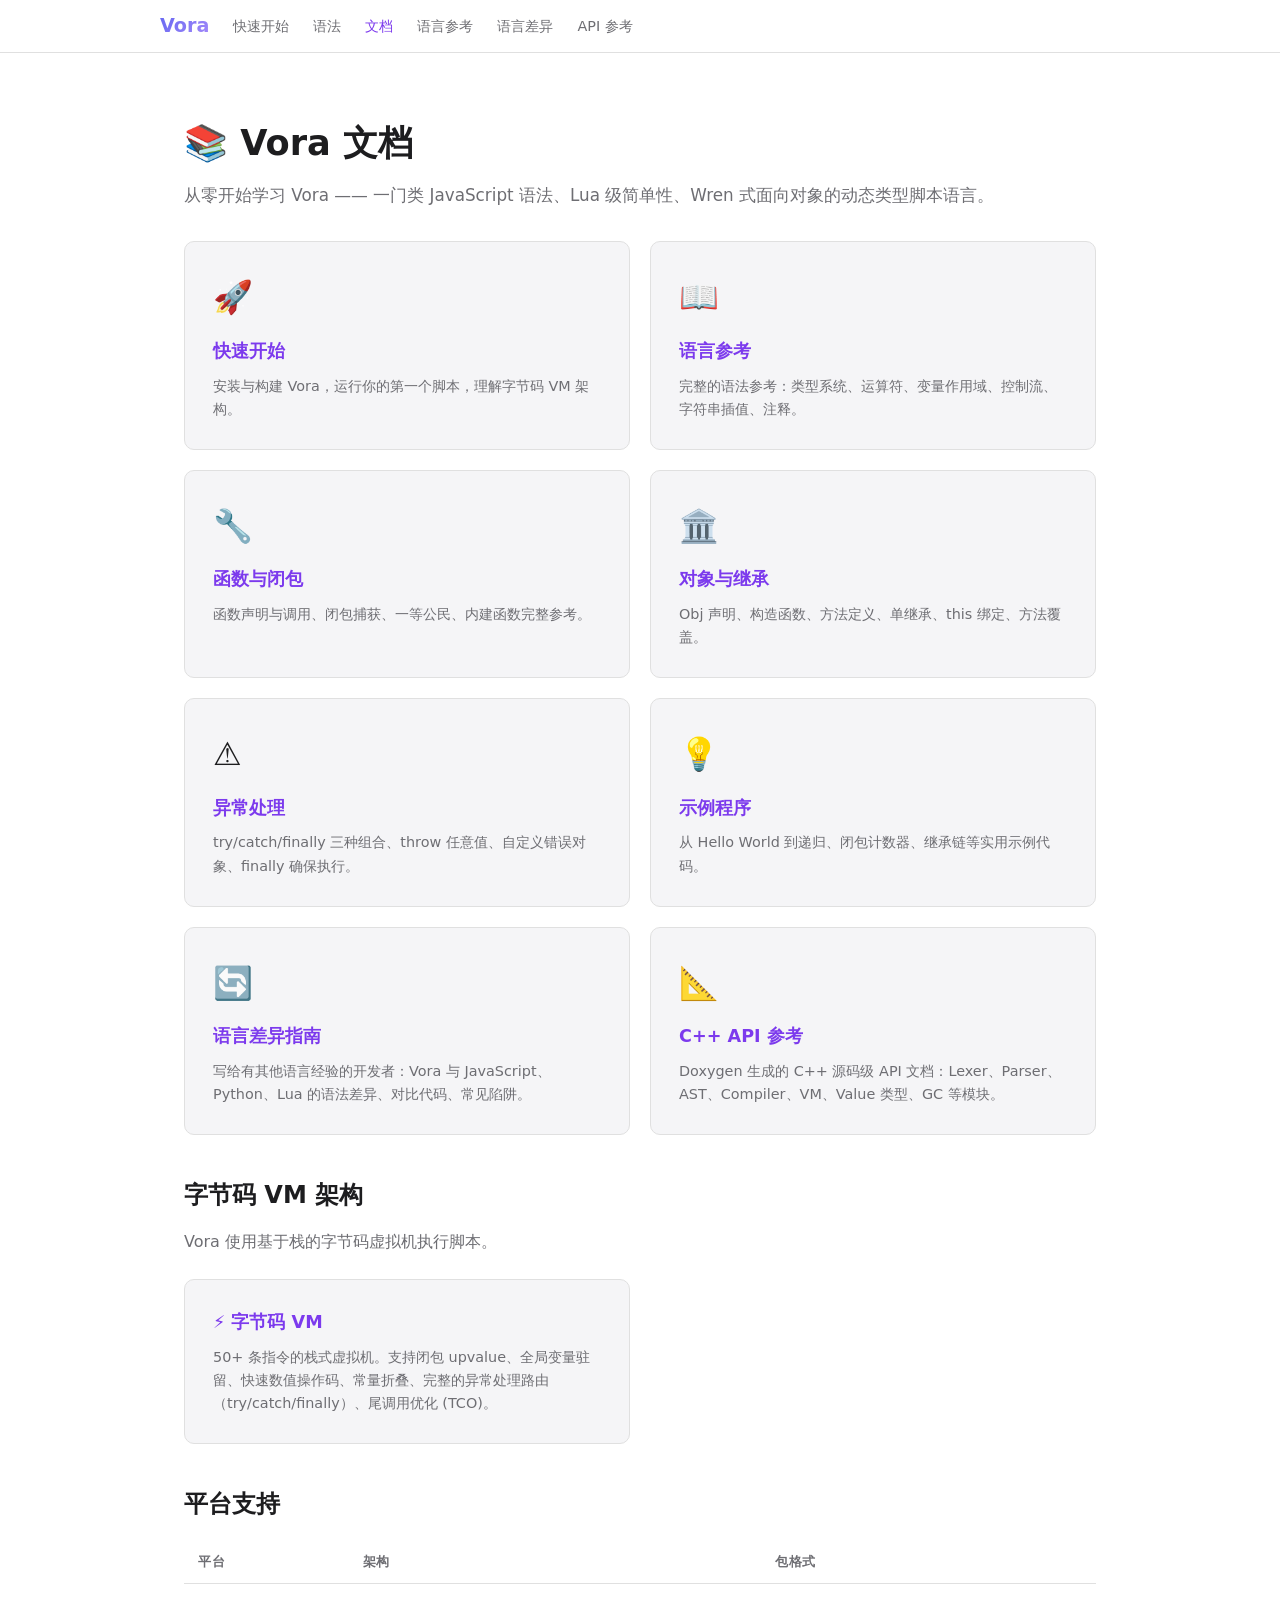
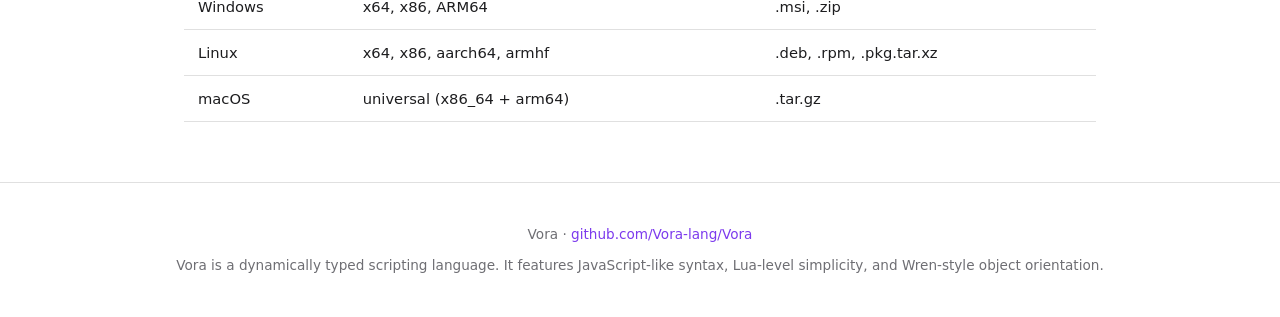
<file: docs/index.html>
<!doctype html>
<html lang="zh-CN">
<head>
<meta charset="UTF-8" />
<meta name="viewport" content="width=device-width, initial-scale=1.0" />
<title>Vora 文档</title>
<link rel="icon" href="../vora_logo.svg" type="image/svg+xml" />
<style>
    *, *::before, *::after { margin: 0; padding: 0; box-sizing: border-box; }
    :root {
        --bg: #ffffff; --card: #f5f5f7; --border: #e0e0e0;
        --text: #1d1d1f; --text2: #6e6e73; --kw: #7c3aed; --str: #059669;
        --num: #d97706; --fn: #2563eb; --lit: #ea580c; --cmt: #a1a1aa;
        --radius: 10px;
        --mono: "Cascadia Code", "Fira Code", "JetBrains Mono", "Consolas", monospace;
        --sans: "Inter", "Segoe UI", system-ui, -apple-system, sans-serif;
    }
    html { scroll-behavior: smooth; font-size: 16px; }
    body { font-family: var(--sans); background: var(--bg); color: var(--text); line-height: 1.7; -webkit-font-smoothing: antialiased; }
    .nav { position: sticky; top: 0; z-index: 100; background: rgba(255,255,255,0.85); backdrop-filter: blur(12px); border-bottom: 1px solid var(--border); padding: 0 24px; }
    .nav-inner { max-width: 960px; margin: 0 auto; display: flex; align-items: center; gap: 24px; height: 52px; font-size: 0.9rem; font-weight: 500; }
    .nav-logo { font-size: 1.2rem; font-weight: 800; background: linear-gradient(135deg, #6366f1, #a78bfa); -webkit-background-clip: text; -webkit-text-fill-color: transparent; background-clip: text; margin-right: auto; }
    .nav a { color: var(--text2); text-decoration: none; transition: color 0.2s; }
    .nav a:hover { color: var(--kw); }
    .nav .active { color: var(--kw); }
    .section { max-width: 960px; margin: 0 auto; padding: 60px 24px; }
    .section h1 { font-size: 2.2rem; font-weight: 800; margin-bottom: 8px; }
    .section h2 { font-size: 1.5rem; font-weight: 700; margin: 40px 0 12px; }
    .section-desc { color: var(--text2); margin-bottom: 32px; font-size: 1.05rem; }
    .card-grid { display: grid; grid-template-columns: repeat(2, 1fr); gap: 20px; }
    .card { background: var(--card); border: 1px solid var(--border); border-radius: var(--radius); padding: 28px; text-decoration: none; color: var(--text); transition: border-color 0.25s, box-shadow 0.25s; display: block; }
    .card:hover { border-color: #c4b5fd; box-shadow: 0 0 24px rgba(124,58,237,0.08); }
    .card-icon { font-size: 2rem; margin-bottom: 12px; }
    .card h3 { font-size: 1.1rem; font-weight: 700; margin-bottom: 8px; color: var(--kw); }
    .card p { font-size: 0.9rem; color: var(--text2); line-height: 1.6; }
    .footer { border-top: 1px solid var(--border); padding: 40px 24px; text-align: center; color: var(--text2); font-size: 0.85rem; }
    .footer a { color: var(--kw); text-decoration: none; }
    .footer a:hover { text-decoration: underline; }
    @media (max-width: 768px) { .card-grid { grid-template-columns: 1fr; } .section h1 { font-size: 1.6rem; } }
</style>
</head>
<body>

<nav class="nav">
    <div class="nav-inner">
        <a href="../index.html" style="font-size:1.2rem;font-weight:800;background:linear-gradient(135deg,#6366f1,#a78bfa);-webkit-background-clip:text;-webkit-text-fill-color:transparent;background-clip:text;text-decoration:none;">Vora</a>
        <a href="../index.html#quickstart">快速开始</a>
        <a href="../index.html#syntax">语法</a>
        <a href="index.html" class="active">文档</a>
        <a href="language.html">语言参考</a>
        <a href="user-guide.html">语言差异</a>
        <a href="../api/index.html">API 参考</a>
    </div>
</nav>

<main class="section">
    <h1>📚 Vora 文档</h1>
    <p class="section-desc">从零开始学习 Vora —— 一门类 JavaScript 语法、Lua 级简单性、Wren 式面向对象的动态类型脚本语言。</p>

    <div class="card-grid">
        <a href="getting-started.html" class="card">
            <div class="card-icon">🚀</div>
            <h3>快速开始</h3>
            <p>安装与构建 Vora，运行你的第一个脚本，理解字节码 VM 架构。</p>
        </a>
        <a href="language.html" class="card">
            <div class="card-icon">📖</div>
            <h3>语言参考</h3>
            <p>完整的语法参考：类型系统、运算符、变量作用域、控制流、字符串插值、注释。</p>
        </a>
        <a href="language.html#functions" class="card">
            <div class="card-icon">🔧</div>
            <h3>函数与闭包</h3>
            <p>函数声明与调用、闭包捕获、一等公民、内建函数完整参考。</p>
        </a>
        <a href="language.html#objects" class="card">
            <div class="card-icon">🏛️</div>
            <h3>对象与继承</h3>
            <p>Obj 声明、构造函数、方法定义、单继承、this 绑定、方法覆盖。</p>
        </a>
        <a href="language.html#errors" class="card">
            <div class="card-icon">⚠️</div>
            <h3>异常处理</h3>
            <p>try/catch/finally 三种组合、throw 任意值、自定义错误对象、finally 确保执行。</p>
        </a>
        <a href="examples.html" class="card">
            <div class="card-icon">💡</div>
            <h3>示例程序</h3>
            <p>从 Hello World 到递归、闭包计数器、继承链等实用示例代码。</p>
        </a>
        <a href="user-guide.html" class="card">
            <div class="card-icon">🔄</div>
            <h3>语言差异指南</h3>
            <p>写给有其他语言经验的开发者：Vora 与 JavaScript、Python、Lua 的语法差异、对比代码、常见陷阱。</p>
        </a>
        <a href="../api/index.html" class="card">
            <div class="card-icon">📐</div>
            <h3>C++ API 参考</h3>
            <p>Doxygen 生成的 C++ 源码级 API 文档：Lexer、Parser、AST、Compiler、VM、Value 类型、GC 等模块。</p>
        </a>
    </div>

    <h2>字节码 VM 架构</h2>
    <p style="color:var(--text2);margin-bottom:24px">Vora 使用基于栈的字节码虚拟机执行脚本。</p>
    <div class="card-grid">
        <div class="card">
            <h3>⚡ 字节码 VM</h3>
            <p>50+ 条指令的栈式虚拟机。支持闭包 upvalue、全局变量驻留、快速数值操作码、常量折叠、完整的异常处理路由（try/catch/finally）、尾调用优化 (TCO)。</p>
        </div>
    </div>

    <h2>平台支持</h2>
    <table style="width:100%;border-collapse:collapse;font-size:0.92rem;margin-top:16px">
        <thead><tr><th style="text-align:left;padding:10px 14px;border-bottom:1px solid var(--border);font-weight:600;color:var(--text2);font-size:0.8rem;text-transform:uppercase;letter-spacing:0.05em">平台</th><th style="text-align:left;padding:10px 14px;border-bottom:1px solid var(--border);font-weight:600;color:var(--text2);font-size:0.8rem;text-transform:uppercase;letter-spacing:0.05em">架构</th><th style="text-align:left;padding:10px 14px;border-bottom:1px solid var(--border);font-weight:600;color:var(--text2);font-size:0.8rem;text-transform:uppercase;letter-spacing:0.05em">包格式</th></tr></thead>
        <tbody>
            <tr><td style="padding:10px 14px;border-bottom:1px solid var(--border)">Windows</td><td style="padding:10px 14px;border-bottom:1px solid var(--border)">x64, x86, ARM64</td><td style="padding:10px 14px;border-bottom:1px solid var(--border)">.msi, .zip</td></tr>
            <tr><td style="padding:10px 14px;border-bottom:1px solid var(--border)">Linux</td><td style="padding:10px 14px;border-bottom:1px solid var(--border)">x64, x86, aarch64, armhf</td><td style="padding:10px 14px;border-bottom:1px solid var(--border)">.deb, .rpm, .pkg.tar.xz</td></tr>
            <tr><td style="padding:10px 14px;border-bottom:1px solid var(--border)">macOS</td><td style="padding:10px 14px;border-bottom:1px solid var(--border)">universal (x86_64 + arm64)</td><td style="padding:10px 14px;border-bottom:1px solid var(--border)">.tar.gz</td></tr>
        </tbody>
    </table>
</main>

<footer class="footer">
    <p>Vora · <a href="https://github.com/Vora-lang/Vora" target="_blank" rel="noopener">github.com/Vora-lang/Vora</a></p>
    <p style="margin-top:8px">Vora is a dynamically typed scripting language. It features JavaScript-like syntax, Lua-level simplicity, and Wren-style object orientation.</p>
</footer>
</body>
</html>
</file>
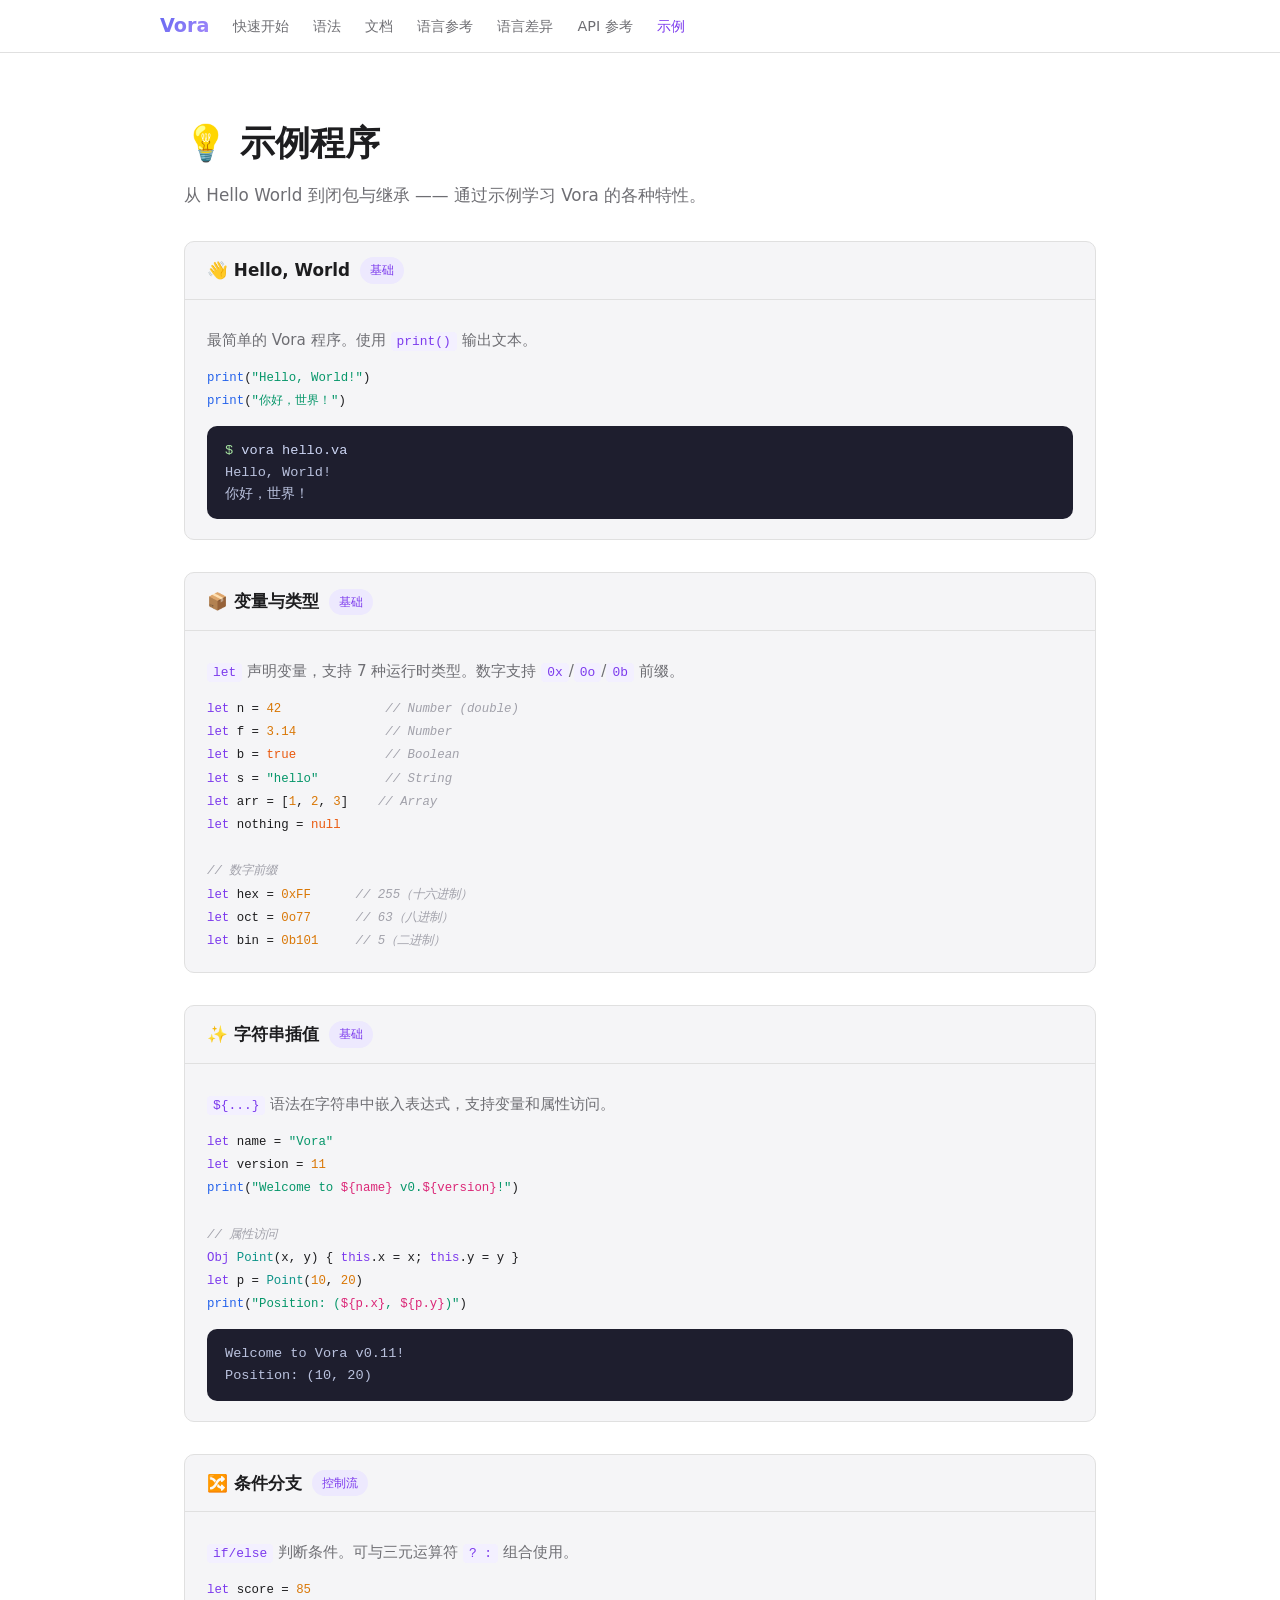
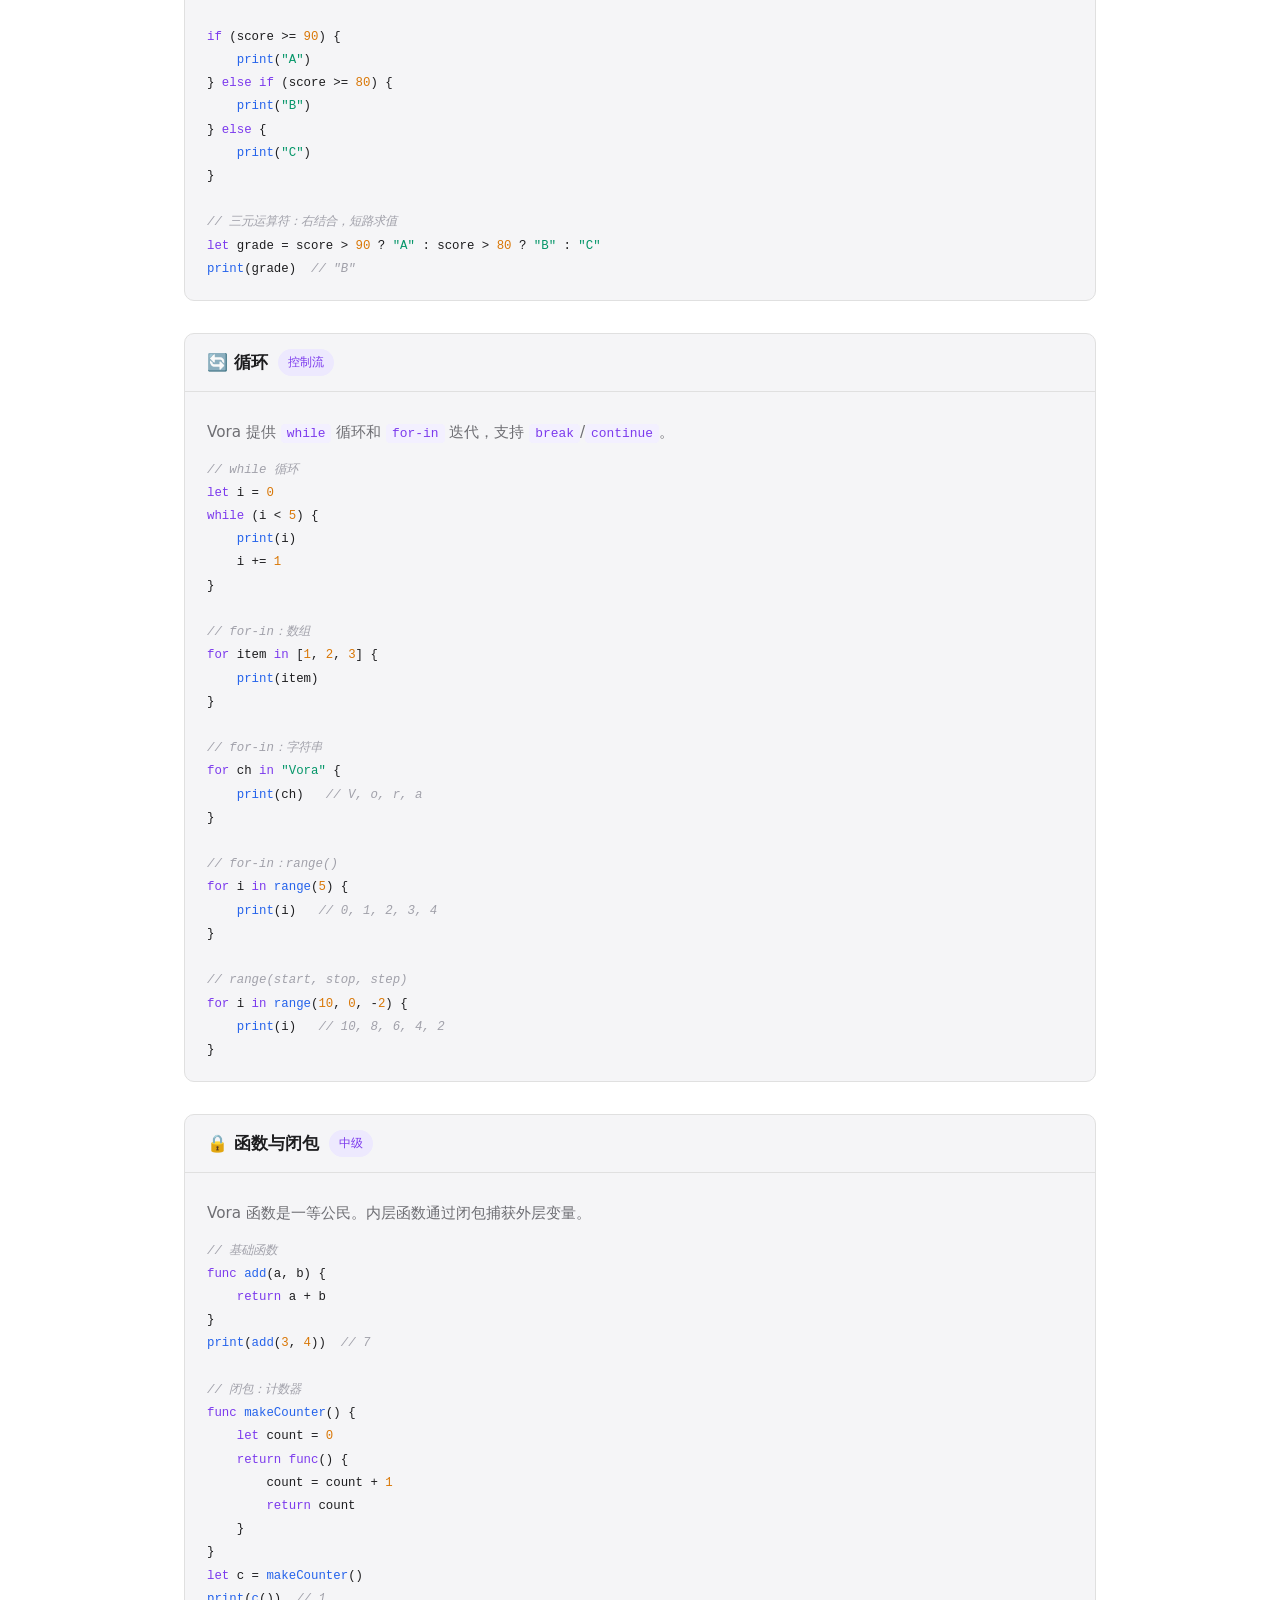
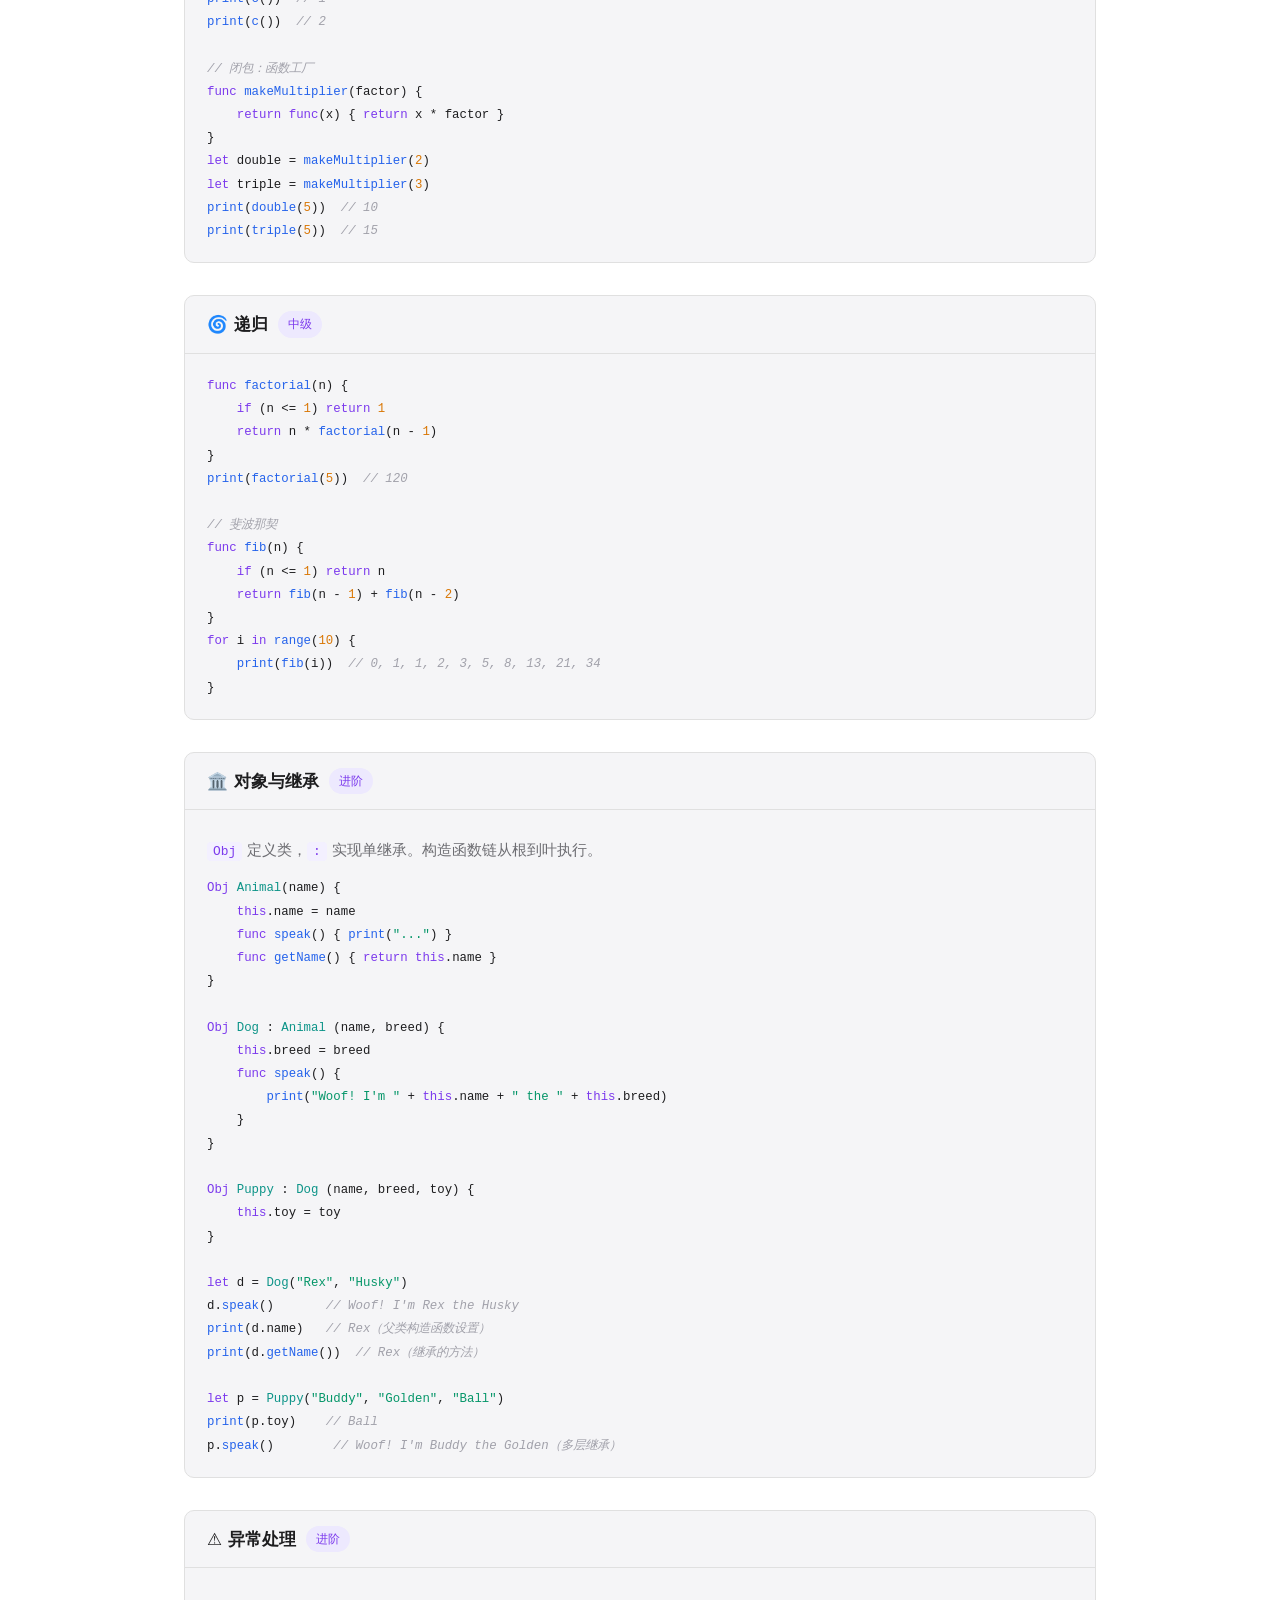
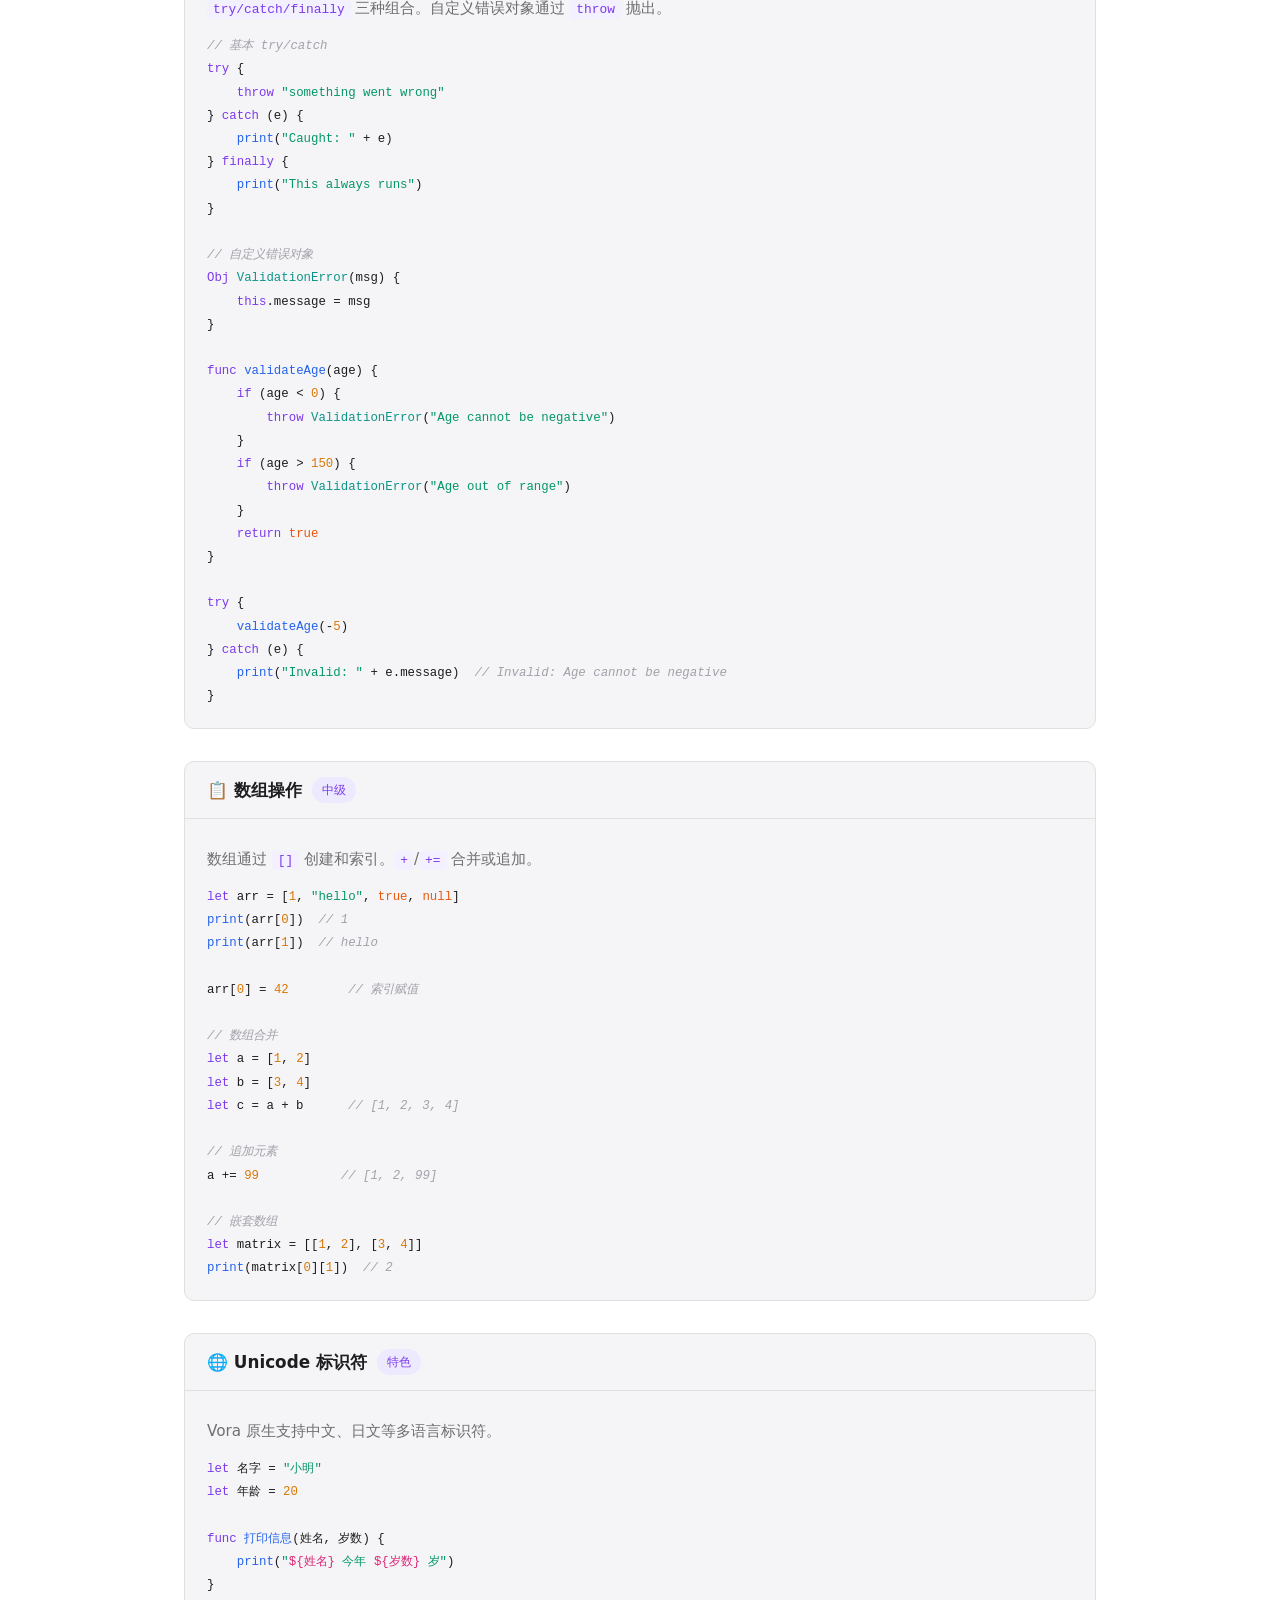
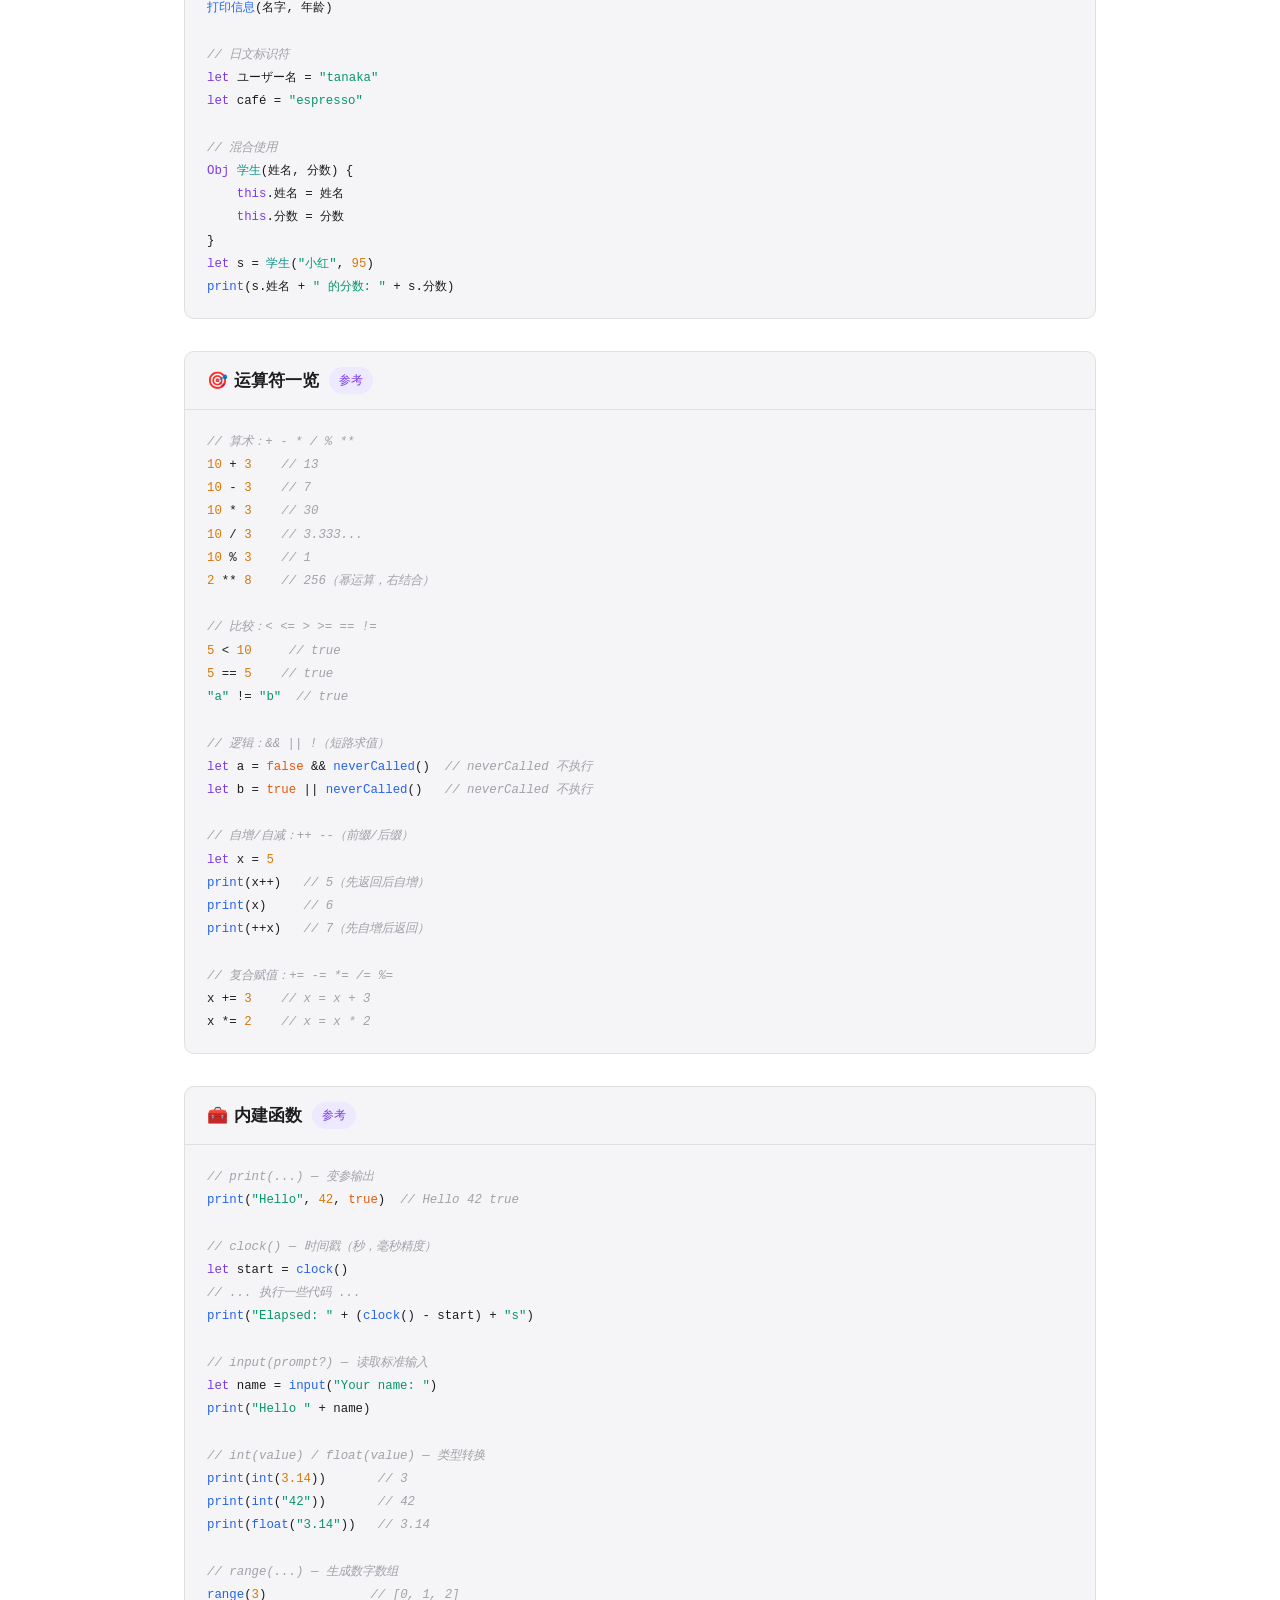
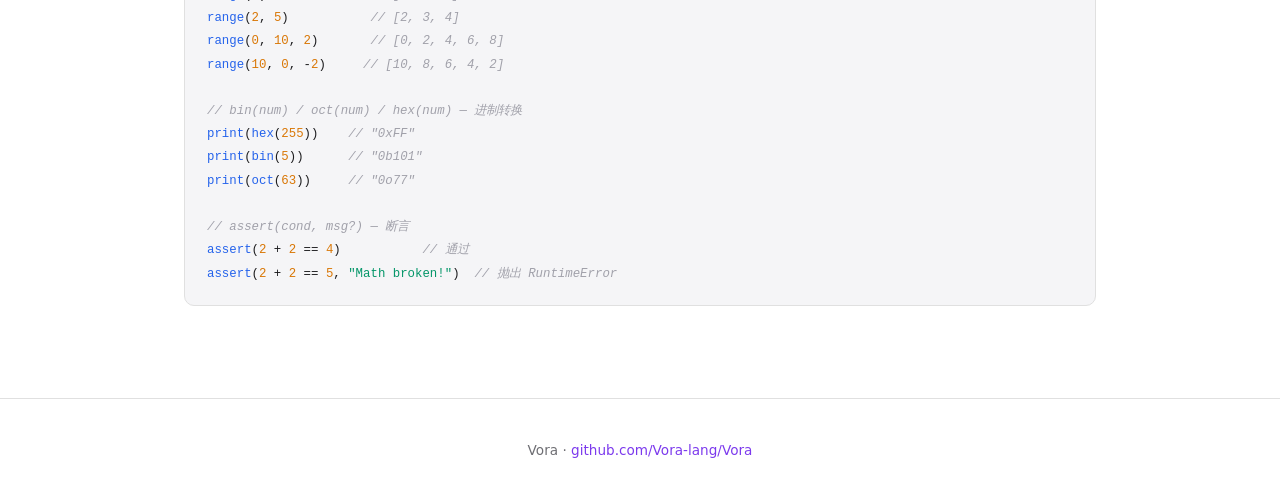
<file: docs/examples.html>
<!doctype html>
<html lang="zh-CN">
<head>
<meta charset="UTF-8" />
<meta name="viewport" content="width=device-width, initial-scale=1.0" />
<title>示例程序 — Vora 文档</title>
<link rel="icon" href="../vora_logo.svg" type="image/svg+xml" />
<style>
    *, *::before, *::after { margin: 0; padding: 0; box-sizing: border-box; }
    :root {
        --bg: #ffffff; --card: #f5f5f7; --border: #e0e0e0;
        --text: #1d1d1f; --text2: #6e6e73; --kw: #7c3aed; --str: #059669;
        --num: #d97706; --fn: #2563eb; --lit: #ea580c; --cmt: #a1a1aa;
        --radius: 10px;
        --mono: "Cascadia Code", "Fira Code", "JetBrains Mono", "Consolas", monospace;
        --sans: "Inter", "Segoe UI", system-ui, -apple-system, sans-serif;
    }
    html { scroll-behavior: smooth; font-size: 16px; }
    body { font-family: var(--sans); background: var(--bg); color: var(--text); line-height: 1.7; -webkit-font-smoothing: antialiased; }
    .nav { position: sticky; top: 0; z-index: 100; background: rgba(255,255,255,0.85); backdrop-filter: blur(12px); border-bottom: 1px solid var(--border); padding: 0 24px; }
    .nav-inner { max-width: 960px; margin: 0 auto; display: flex; align-items: center; gap: 24px; height: 52px; font-size: 0.9rem; font-weight: 500; }
    .nav-logo { font-size: 1.2rem; font-weight: 800; background: linear-gradient(135deg, #6366f1, #a78bfa); -webkit-background-clip: text; -webkit-text-fill-color: transparent; background-clip: text; margin-right: auto; }
    .nav a { color: var(--text2); text-decoration: none; transition: color 0.2s; }
    .nav a:hover { color: var(--kw); }
    .nav .active { color: var(--kw); }
    .section { max-width: 960px; margin: 0 auto; padding: 60px 24px; }
    .section h1 { font-size: 2.2rem; font-weight: 800; margin-bottom: 8px; }
    .section h2 { font-size: 1.5rem; font-weight: 700; margin: 48px 0 12px; padding-top: 24px; border-top: 1px solid var(--border); }
    .section h2:first-of-type { border-top: none; padding-top: 0; }
    .section-desc { color: var(--text2); margin-bottom: 32px; font-size: 1.05rem; }
    .example-card { background: var(--card); border: 1px solid var(--border); border-radius: var(--radius); margin-bottom: 32px; overflow: hidden; }
    .example-header { padding: 14px 22px; border-bottom: 1px solid var(--border); font-weight: 700; font-size: 1.05rem; display: flex; align-items: center; gap: 10px; }
    .example-header .tag { font-size: 0.75rem; background: #ede9fe; color: var(--kw); padding: 3px 10px; border-radius: 20px; font-weight: 500; }
    .example-body { padding: 20px 22px; }
    .example-body pre { font-family: var(--mono); font-size: 0.88rem; line-height: 1.65; overflow-x: auto; color: var(--text); margin: 0; }
    .example-body p { margin: 8px 0 12px; color: var(--text2); font-size: 0.95rem; }
    .shell { background: #1e1e2e; color: #cdd6f4; border-radius: var(--radius); padding: 14px 18px; font-family: var(--mono); font-size: 0.85rem; line-height: 1.6; overflow-x: auto; margin-top: 14px; }
    .shell .prompt { color: #a6e3a1; }
    .shell .out { color: #bac2de; }
    .shell .cmt { color: #6c7086; font-style: italic; }
    code { font-family: var(--mono); font-size: 0.88em; }
    p code, li code { background: #f3f0ff; color: var(--kw); padding: 2px 6px; border-radius: 4px; font-size: 0.85em; }
    .kw { color: var(--kw); } .str { color: var(--str); } .num { color: var(--num); }
    .fn { color: var(--fn); } .lit { color: var(--lit); } .cmt { color: var(--cmt); font-style: italic; }
    .interp { color: #db2777; } .type { color: #0d9488; }
    .footer { border-top: 1px solid var(--border); padding: 40px 24px; text-align: center; color: var(--text2); font-size: 0.85rem; }
    .footer a { color: var(--kw); text-decoration: none; }
    .footer a:hover { text-decoration: underline; }
    ul, ol { margin: 8px 0 16px 24px; }
    li { margin-bottom: 4px; }
    @media (max-width: 768px) { .section h1 { font-size: 1.6rem; } .section h2 { font-size: 1.3rem; } }
</style>
</head>
<body>

<nav class="nav">
    <div class="nav-inner">
        <a href="../index.html" style="font-size:1.2rem;font-weight:800;background:linear-gradient(135deg,#6366f1,#a78bfa);-webkit-background-clip:text;-webkit-text-fill-color:transparent;background-clip:text;text-decoration:none;">Vora</a>
        <a href="../index.html#quickstart">快速开始</a>
        <a href="../index.html#syntax">语法</a>
        <a href="index.html">文档</a>
        <a href="language.html">语言参考</a>
        <a href="user-guide.html">语言差异</a>
        <a href="../api/index.html">API 参考</a>
        <a href="examples.html" class="active">示例</a>
    </div>
</nav>

<main class="section">
    <h1>💡 示例程序</h1>
    <p class="section-desc">从 Hello World 到闭包与继承 —— 通过示例学习 Vora 的各种特性。</p>

    <!-- Hello World -->
    <div class="example-card" id="hello">
        <div class="example-header">👋 Hello, World <span class="tag">基础</span></div>
        <div class="example-body">
            <p>最简单的 Vora 程序。使用 <code>print()</code> 输出文本。</p>
            <pre><code><span class="fn">print</span>(<span class="str">"Hello, World!"</span>)
<span class="fn">print</span>(<span class="str">"你好，世界！"</span>)</code></pre>
            <div class="shell">
                <span class="prompt">$ </span>vora hello.va<br />
                <span class="out">Hello, World!</span><br />
                <span class="out">你好，世界！</span>
            </div>
        </div>
    </div>

    <!-- 变量与类型 -->
    <div class="example-card" id="variables">
        <div class="example-header">📦 变量与类型 <span class="tag">基础</span></div>
        <div class="example-body">
            <p><code>let</code> 声明变量，支持 7 种运行时类型。数字支持 <code>0x</code>/<code>0o</code>/<code>0b</code> 前缀。</p>
            <pre><code><span class="kw">let</span> n = <span class="num">42</span>              <span class="cmt">// Number (double)</span>
<span class="kw">let</span> f = <span class="num">3.14</span>            <span class="cmt">// Number</span>
<span class="kw">let</span> b = <span class="lit">true</span>            <span class="cmt">// Boolean</span>
<span class="kw">let</span> s = <span class="str">"hello"</span>         <span class="cmt">// String</span>
<span class="kw">let</span> arr = [<span class="num">1</span>, <span class="num">2</span>, <span class="num">3</span>]    <span class="cmt">// Array</span>
<span class="kw">let</span> nothing = <span class="lit">null</span>

<span class="cmt">// 数字前缀</span>
<span class="kw">let</span> hex = <span class="num">0xFF</span>      <span class="cmt">// 255（十六进制）</span>
<span class="kw">let</span> oct = <span class="num">0o77</span>      <span class="cmt">// 63（八进制）</span>
<span class="kw">let</span> bin = <span class="num">0b101</span>     <span class="cmt">// 5（二进制）</span></code></pre>
        </div>
    </div>

    <!-- 字符串插值 -->
    <div class="example-card" id="interpolation">
        <div class="example-header">✨ 字符串插值 <span class="tag">基础</span></div>
        <div class="example-body">
            <p><code>${...}</code> 语法在字符串中嵌入表达式，支持变量和属性访问。</p>
            <pre><code><span class="kw">let</span> name = <span class="str">"Vora"</span>
<span class="kw">let</span> version = <span class="num">11</span>
<span class="fn">print</span>(<span class="str">"Welcome to <span class="interp">${name}</span> v0.<span class="interp">${version}</span>!"</span>)

<span class="cmt">// 属性访问</span>
<span class="kw">Obj</span> <span class="type">Point</span>(x, y) { <span class="kw">this</span>.x = x; <span class="kw">this</span>.y = y }
<span class="kw">let</span> p = <span class="type">Point</span>(<span class="num">10</span>, <span class="num">20</span>)
<span class="fn">print</span>(<span class="str">"Position: (<span class="interp">${p.x}</span>, <span class="interp">${p.y}</span>)"</span>)</code></pre>
            <div class="shell">
                <span class="out">Welcome to Vora v0.11!</span><br />
                <span class="out">Position: (10, 20)</span>
            </div>
        </div>
    </div>

    <!-- 条件分支 -->
    <div class="example-card" id="conditionals">
        <div class="example-header">🔀 条件分支 <span class="tag">控制流</span></div>
        <div class="example-body">
            <p><code>if/else</code> 判断条件。可与三元运算符 <code>? :</code> 组合使用。</p>
            <pre><code><span class="kw">let</span> score = <span class="num">85</span>

<span class="kw">if</span> (score >= <span class="num">90</span>) {
    <span class="fn">print</span>(<span class="str">"A"</span>)
} <span class="kw">else</span> <span class="kw">if</span> (score >= <span class="num">80</span>) {
    <span class="fn">print</span>(<span class="str">"B"</span>)
} <span class="kw">else</span> {
    <span class="fn">print</span>(<span class="str">"C"</span>)
}

<span class="cmt">// 三元运算符：右结合，短路求值</span>
<span class="kw">let</span> grade = score > <span class="num">90</span> ? <span class="str">"A"</span> : score > <span class="num">80</span> ? <span class="str">"B"</span> : <span class="str">"C"</span>
<span class="fn">print</span>(grade)  <span class="cmt">// "B"</span></code></pre>
        </div>
    </div>

    <!-- 循环 -->
    <div class="example-card" id="loops">
        <div class="example-header">🔄 循环 <span class="tag">控制流</span></div>
        <div class="example-body">
            <p>Vora 提供 <code>while</code> 循环和 <code>for-in</code> 迭代，支持 <code>break</code>/<code>continue</code>。</p>
            <pre><code><span class="cmt">// while 循环</span>
<span class="kw">let</span> i = <span class="num">0</span>
<span class="kw">while</span> (i < <span class="num">5</span>) {
    <span class="fn">print</span>(i)
    i += <span class="num">1</span>
}

<span class="cmt">// for-in：数组</span>
<span class="kw">for</span> item <span class="kw">in</span> [<span class="num">1</span>, <span class="num">2</span>, <span class="num">3</span>] {
    <span class="fn">print</span>(item)
}

<span class="cmt">// for-in：字符串</span>
<span class="kw">for</span> ch <span class="kw">in</span> <span class="str">"Vora"</span> {
    <span class="fn">print</span>(ch)   <span class="cmt">// V, o, r, a</span>
}

<span class="cmt">// for-in：range()</span>
<span class="kw">for</span> i <span class="kw">in</span> <span class="fn">range</span>(<span class="num">5</span>) {
    <span class="fn">print</span>(i)   <span class="cmt">// 0, 1, 2, 3, 4</span>
}

<span class="cmt">// range(start, stop, step)</span>
<span class="kw">for</span> i <span class="kw">in</span> <span class="fn">range</span>(<span class="num">10</span>, <span class="num">0</span>, -<span class="num">2</span>) {
    <span class="fn">print</span>(i)   <span class="cmt">// 10, 8, 6, 4, 2</span>
}</code></pre>
        </div>
    </div>

    <!-- 函数与闭包 -->
    <div class="example-card" id="closures">
        <div class="example-header">🔒 函数与闭包 <span class="tag">中级</span></div>
        <div class="example-body">
            <p>Vora 函数是一等公民。内层函数通过闭包捕获外层变量。</p>
            <pre><code><span class="cmt">// 基础函数</span>
<span class="kw">func</span> <span class="fn">add</span>(a, b) {
    <span class="kw">return</span> a + b
}
<span class="fn">print</span>(<span class="fn">add</span>(<span class="num">3</span>, <span class="num">4</span>))  <span class="cmt">// 7</span>

<span class="cmt">// 闭包：计数器</span>
<span class="kw">func</span> <span class="fn">makeCounter</span>() {
    <span class="kw">let</span> count = <span class="num">0</span>
    <span class="kw">return</span> <span class="kw">func</span>() {
        count = count + <span class="num">1</span>
        <span class="kw">return</span> count
    }
}
<span class="kw">let</span> c = <span class="fn">makeCounter</span>()
<span class="fn">print</span>(<span class="fn">c</span>())  <span class="cmt">// 1</span>
<span class="fn">print</span>(<span class="fn">c</span>())  <span class="cmt">// 2</span>

<span class="cmt">// 闭包：函数工厂</span>
<span class="kw">func</span> <span class="fn">makeMultiplier</span>(factor) {
    <span class="kw">return</span> <span class="kw">func</span>(x) { <span class="kw">return</span> x * factor }
}
<span class="kw">let</span> double = <span class="fn">makeMultiplier</span>(<span class="num">2</span>)
<span class="kw">let</span> triple = <span class="fn">makeMultiplier</span>(<span class="num">3</span>)
<span class="fn">print</span>(<span class="fn">double</span>(<span class="num">5</span>))  <span class="cmt">// 10</span>
<span class="fn">print</span>(<span class="fn">triple</span>(<span class="num">5</span>))  <span class="cmt">// 15</span></code></pre>
        </div>
    </div>

    <!-- 递归 -->
    <div class="example-card" id="recursion">
        <div class="example-header">🌀 递归 <span class="tag">中级</span></div>
        <div class="example-body">
            <pre><code><span class="kw">func</span> <span class="fn">factorial</span>(n) {
    <span class="kw">if</span> (n <= <span class="num">1</span>) <span class="kw">return</span> <span class="num">1</span>
    <span class="kw">return</span> n * <span class="fn">factorial</span>(n - <span class="num">1</span>)
}
<span class="fn">print</span>(<span class="fn">factorial</span>(<span class="num">5</span>))  <span class="cmt">// 120</span>

<span class="cmt">// 斐波那契</span>
<span class="kw">func</span> <span class="fn">fib</span>(n) {
    <span class="kw">if</span> (n <= <span class="num">1</span>) <span class="kw">return</span> n
    <span class="kw">return</span> <span class="fn">fib</span>(n - <span class="num">1</span>) + <span class="fn">fib</span>(n - <span class="num">2</span>)
}
<span class="kw">for</span> i <span class="kw">in</span> <span class="fn">range</span>(<span class="num">10</span>) {
    <span class="fn">print</span>(<span class="fn">fib</span>(i))  <span class="cmt">// 0, 1, 1, 2, 3, 5, 8, 13, 21, 34</span>
}</code></pre>
        </div>
    </div>

    <!-- 对象与继承 -->
    <div class="example-card" id="objects">
        <div class="example-header">🏛️ 对象与继承 <span class="tag">进阶</span></div>
        <div class="example-body">
            <p><code>Obj</code> 定义类，<code>:</code> 实现单继承。构造函数链从根到叶执行。</p>
            <pre><code><span class="kw">Obj</span> <span class="type">Animal</span>(name) {
    <span class="kw">this</span>.name = name
    <span class="kw">func</span> <span class="fn">speak</span>() { <span class="fn">print</span>(<span class="str">"..."</span>) }
    <span class="kw">func</span> <span class="fn">getName</span>() { <span class="kw">return</span> <span class="kw">this</span>.name }
}

<span class="kw">Obj</span> <span class="type">Dog</span> : <span class="type">Animal</span> (name, breed) {
    <span class="kw">this</span>.breed = breed
    <span class="kw">func</span> <span class="fn">speak</span>() {
        <span class="fn">print</span>(<span class="str">"Woof! I'm "</span> + <span class="kw">this</span>.name + <span class="str">" the "</span> + <span class="kw">this</span>.breed)
    }
}

<span class="kw">Obj</span> <span class="type">Puppy</span> : <span class="type">Dog</span> (name, breed, toy) {
    <span class="kw">this</span>.toy = toy
}

<span class="kw">let</span> d = <span class="type">Dog</span>(<span class="str">"Rex"</span>, <span class="str">"Husky"</span>)
d.<span class="fn">speak</span>()       <span class="cmt">// Woof! I'm Rex the Husky</span>
<span class="fn">print</span>(d.name)   <span class="cmt">// Rex（父类构造函数设置）</span>
<span class="fn">print</span>(d.<span class="fn">getName</span>())  <span class="cmt">// Rex（继承的方法）</span>

<span class="kw">let</span> p = <span class="type">Puppy</span>(<span class="str">"Buddy"</span>, <span class="str">"Golden"</span>, <span class="str">"Ball"</span>)
<span class="fn">print</span>(p.toy)    <span class="cmt">// Ball</span>
p.<span class="fn">speak</span>()        <span class="cmt">// Woof! I'm Buddy the Golden（多层继承）</span></code></pre>
        </div>
    </div>

    <!-- 异常处理 -->
    <div class="example-card" id="errors">
        <div class="example-header">⚠️ 异常处理 <span class="tag">进阶</span></div>
        <div class="example-body">
            <p><code>try/catch/finally</code> 三种组合。自定义错误对象通过 <code>throw</code> 抛出。</p>
            <pre><code><span class="cmt">// 基本 try/catch</span>
<span class="kw">try</span> {
    <span class="kw">throw</span> <span class="str">"something went wrong"</span>
} <span class="kw">catch</span> (e) {
    <span class="fn">print</span>(<span class="str">"Caught: "</span> + e)
} <span class="kw">finally</span> {
    <span class="fn">print</span>(<span class="str">"This always runs"</span>)
}

<span class="cmt">// 自定义错误对象</span>
<span class="kw">Obj</span> <span class="type">ValidationError</span>(msg) {
    <span class="kw">this</span>.message = msg
}

<span class="kw">func</span> <span class="fn">validateAge</span>(age) {
    <span class="kw">if</span> (age < <span class="num">0</span>) {
        <span class="kw">throw</span> <span class="type">ValidationError</span>(<span class="str">"Age cannot be negative"</span>)
    }
    <span class="kw">if</span> (age > <span class="num">150</span>) {
        <span class="kw">throw</span> <span class="type">ValidationError</span>(<span class="str">"Age out of range"</span>)
    }
    <span class="kw">return</span> <span class="lit">true</span>
}

<span class="kw">try</span> {
    <span class="fn">validateAge</span>(-<span class="num">5</span>)
} <span class="kw">catch</span> (e) {
    <span class="fn">print</span>(<span class="str">"Invalid: "</span> + e.message)  <span class="cmt">// Invalid: Age cannot be negative</span>
}</code></pre>
        </div>
    </div>

    <!-- 数组操作 -->
    <div class="example-card" id="arrays">
        <div class="example-header">📋 数组操作 <span class="tag">中级</span></div>
        <div class="example-body">
            <p>数组通过 <code>[]</code> 创建和索引。<code>+</code>/<code>+=</code> 合并或追加。</p>
            <pre><code><span class="kw">let</span> arr = [<span class="num">1</span>, <span class="str">"hello"</span>, <span class="lit">true</span>, <span class="lit">null</span>]
<span class="fn">print</span>(arr[<span class="num">0</span>])  <span class="cmt">// 1</span>
<span class="fn">print</span>(arr[<span class="num">1</span>])  <span class="cmt">// hello</span>

arr[<span class="num">0</span>] = <span class="num">42</span>        <span class="cmt">// 索引赋值</span>

<span class="cmt">// 数组合并</span>
<span class="kw">let</span> a = [<span class="num">1</span>, <span class="num">2</span>]
<span class="kw">let</span> b = [<span class="num">3</span>, <span class="num">4</span>]
<span class="kw">let</span> c = a + b      <span class="cmt">// [1, 2, 3, 4]</span>

<span class="cmt">// 追加元素</span>
a += <span class="num">99</span>           <span class="cmt">// [1, 2, 99]</span>

<span class="cmt">// 嵌套数组</span>
<span class="kw">let</span> matrix = [[<span class="num">1</span>, <span class="num">2</span>], [<span class="num">3</span>, <span class="num">4</span>]]
<span class="fn">print</span>(matrix[<span class="num">0</span>][<span class="num">1</span>])  <span class="cmt">// 2</span></code></pre>
        </div>
    </div>

    <!-- Unicode 标识符 -->
    <div class="example-card" id="unicode">
        <div class="example-header">🌐 Unicode 标识符 <span class="tag">特色</span></div>
        <div class="example-body">
            <p>Vora 原生支持中文、日文等多语言标识符。</p>
            <pre><code><span class="kw">let</span> 名字 = <span class="str">"小明"</span>
<span class="kw">let</span> 年龄 = <span class="num">20</span>

<span class="kw">func</span> <span class="fn">打印信息</span>(姓名, 岁数) {
    <span class="fn">print</span>(<span class="str">"<span class="interp">${姓名}</span> 今年 <span class="interp">${岁数}</span> 岁"</span>)
}
<span class="fn">打印信息</span>(名字, 年龄)

<span class="cmt">// 日文标识符</span>
<span class="kw">let</span> ユーザー名 = <span class="str">"tanaka"</span>
<span class="kw">let</span> café = <span class="str">"espresso"</span>

<span class="cmt">// 混合使用</span>
<span class="kw">Obj</span> <span class="type">学生</span>(姓名, 分数) {
    <span class="kw">this</span>.姓名 = 姓名
    <span class="kw">this</span>.分数 = 分数
}
<span class="kw">let</span> s = <span class="type">学生</span>(<span class="str">"小红"</span>, <span class="num">95</span>)
<span class="fn">print</span>(s.姓名 + <span class="str">" 的分数: "</span> + s.分数)</code></pre>
        </div>
    </div>

    <!-- 运算符一览 -->
    <div class="example-card" id="operators">
        <div class="example-header">🎯 运算符一览 <span class="tag">参考</span></div>
        <div class="example-body">
            <pre><code><span class="cmt">// 算术：+ - * / % **</span>
<span class="num">10</span> + <span class="num">3</span>    <span class="cmt">// 13</span>
<span class="num">10</span> - <span class="num">3</span>    <span class="cmt">// 7</span>
<span class="num">10</span> * <span class="num">3</span>    <span class="cmt">// 30</span>
<span class="num">10</span> / <span class="num">3</span>    <span class="cmt">// 3.333...</span>
<span class="num">10</span> % <span class="num">3</span>    <span class="cmt">// 1</span>
<span class="num">2</span> ** <span class="num">8</span>    <span class="cmt">// 256（幂运算，右结合）</span>

<span class="cmt">// 比较：&lt; &lt;= &gt; &gt;= == !=</span>
<span class="num">5</span> &lt; <span class="num">10</span>     <span class="cmt">// true</span>
<span class="num">5</span> == <span class="num">5</span>    <span class="cmt">// true</span>
<span class="str">"a"</span> != <span class="str">"b"</span>  <span class="cmt">// true</span>

<span class="cmt">// 逻辑：&& || !（短路求值）</span>
<span class="kw">let</span> a = <span class="lit">false</span> && <span class="fn">neverCalled</span>()  <span class="cmt">// neverCalled 不执行</span>
<span class="kw">let</span> b = <span class="lit">true</span> || <span class="fn">neverCalled</span>()   <span class="cmt">// neverCalled 不执行</span>

<span class="cmt">// 自增/自减：++ --（前缀/后缀）</span>
<span class="kw">let</span> x = <span class="num">5</span>
<span class="fn">print</span>(x++)   <span class="cmt">// 5（先返回后自增）</span>
<span class="fn">print</span>(x)     <span class="cmt">// 6</span>
<span class="fn">print</span>(++x)   <span class="cmt">// 7（先自增后返回）</span>

<span class="cmt">// 复合赋值：+= -= *= /= %=</span>
x += <span class="num">3</span>    <span class="cmt">// x = x + 3</span>
x *= <span class="num">2</span>    <span class="cmt">// x = x * 2</span></code></pre>
        </div>
    </div>

    <!-- 内建函数 -->
    <div class="example-card" id="builtins-example">
        <div class="example-header">🧰 内建函数 <span class="tag">参考</span></div>
        <div class="example-body">
            <pre><code><span class="cmt">// print(...) — 变参输出</span>
<span class="fn">print</span>(<span class="str">"Hello"</span>, <span class="num">42</span>, <span class="lit">true</span>)  <span class="cmt">// Hello 42 true</span>

<span class="cmt">// clock() — 时间戳（秒，毫秒精度）</span>
<span class="kw">let</span> start = <span class="fn">clock</span>()
<span class="cmt">// ... 执行一些代码 ...</span>
<span class="fn">print</span>(<span class="str">"Elapsed: "</span> + (<span class="fn">clock</span>() - start) + <span class="str">"s"</span>)

<span class="cmt">// input(prompt?) — 读取标准输入</span>
<span class="kw">let</span> name = <span class="fn">input</span>(<span class="str">"Your name: "</span>)
<span class="fn">print</span>(<span class="str">"Hello "</span> + name)

<span class="cmt">// int(value) / float(value) — 类型转换</span>
<span class="fn">print</span>(<span class="fn">int</span>(<span class="num">3.14</span>))       <span class="cmt">// 3</span>
<span class="fn">print</span>(<span class="fn">int</span>(<span class="str">"42"</span>))       <span class="cmt">// 42</span>
<span class="fn">print</span>(<span class="fn">float</span>(<span class="str">"3.14"</span>))   <span class="cmt">// 3.14</span>

<span class="cmt">// range(...) — 生成数字数组</span>
<span class="fn">range</span>(<span class="num">3</span>)              <span class="cmt">// [0, 1, 2]</span>
<span class="fn">range</span>(<span class="num">2</span>, <span class="num">5</span>)           <span class="cmt">// [2, 3, 4]</span>
<span class="fn">range</span>(<span class="num">0</span>, <span class="num">10</span>, <span class="num">2</span>)       <span class="cmt">// [0, 2, 4, 6, 8]</span>
<span class="fn">range</span>(<span class="num">10</span>, <span class="num">0</span>, -<span class="num">2</span>)     <span class="cmt">// [10, 8, 6, 4, 2]</span>

<span class="cmt">// bin(num) / oct(num) / hex(num) — 进制转换</span>
<span class="fn">print</span>(<span class="fn">hex</span>(<span class="num">255</span>))    <span class="cmt">// "0xFF"</span>
<span class="fn">print</span>(<span class="fn">bin</span>(<span class="num">5</span>))      <span class="cmt">// "0b101"</span>
<span class="fn">print</span>(<span class="fn">oct</span>(<span class="num">63</span>))     <span class="cmt">// "0o77"</span>

<span class="cmt">// assert(cond, msg?) — 断言</span>
<span class="fn">assert</span>(<span class="num">2</span> + <span class="num">2</span> == <span class="num">4</span>)           <span class="cmt">// 通过</span>
<span class="fn">assert</span>(<span class="num">2</span> + <span class="num">2</span> == <span class="num">5</span>, <span class="str">"Math broken!"</span>)  <span class="cmt">// 抛出 RuntimeError</span></code></pre>
        </div>
    </div>
</main>

<footer class="footer">
    <p>Vora · <a href="https://github.com/Vora-lang/Vora" target="_blank" rel="noopener">github.com/Vora-lang/Vora</a></p>
</footer>
</body>
</html>
</file>
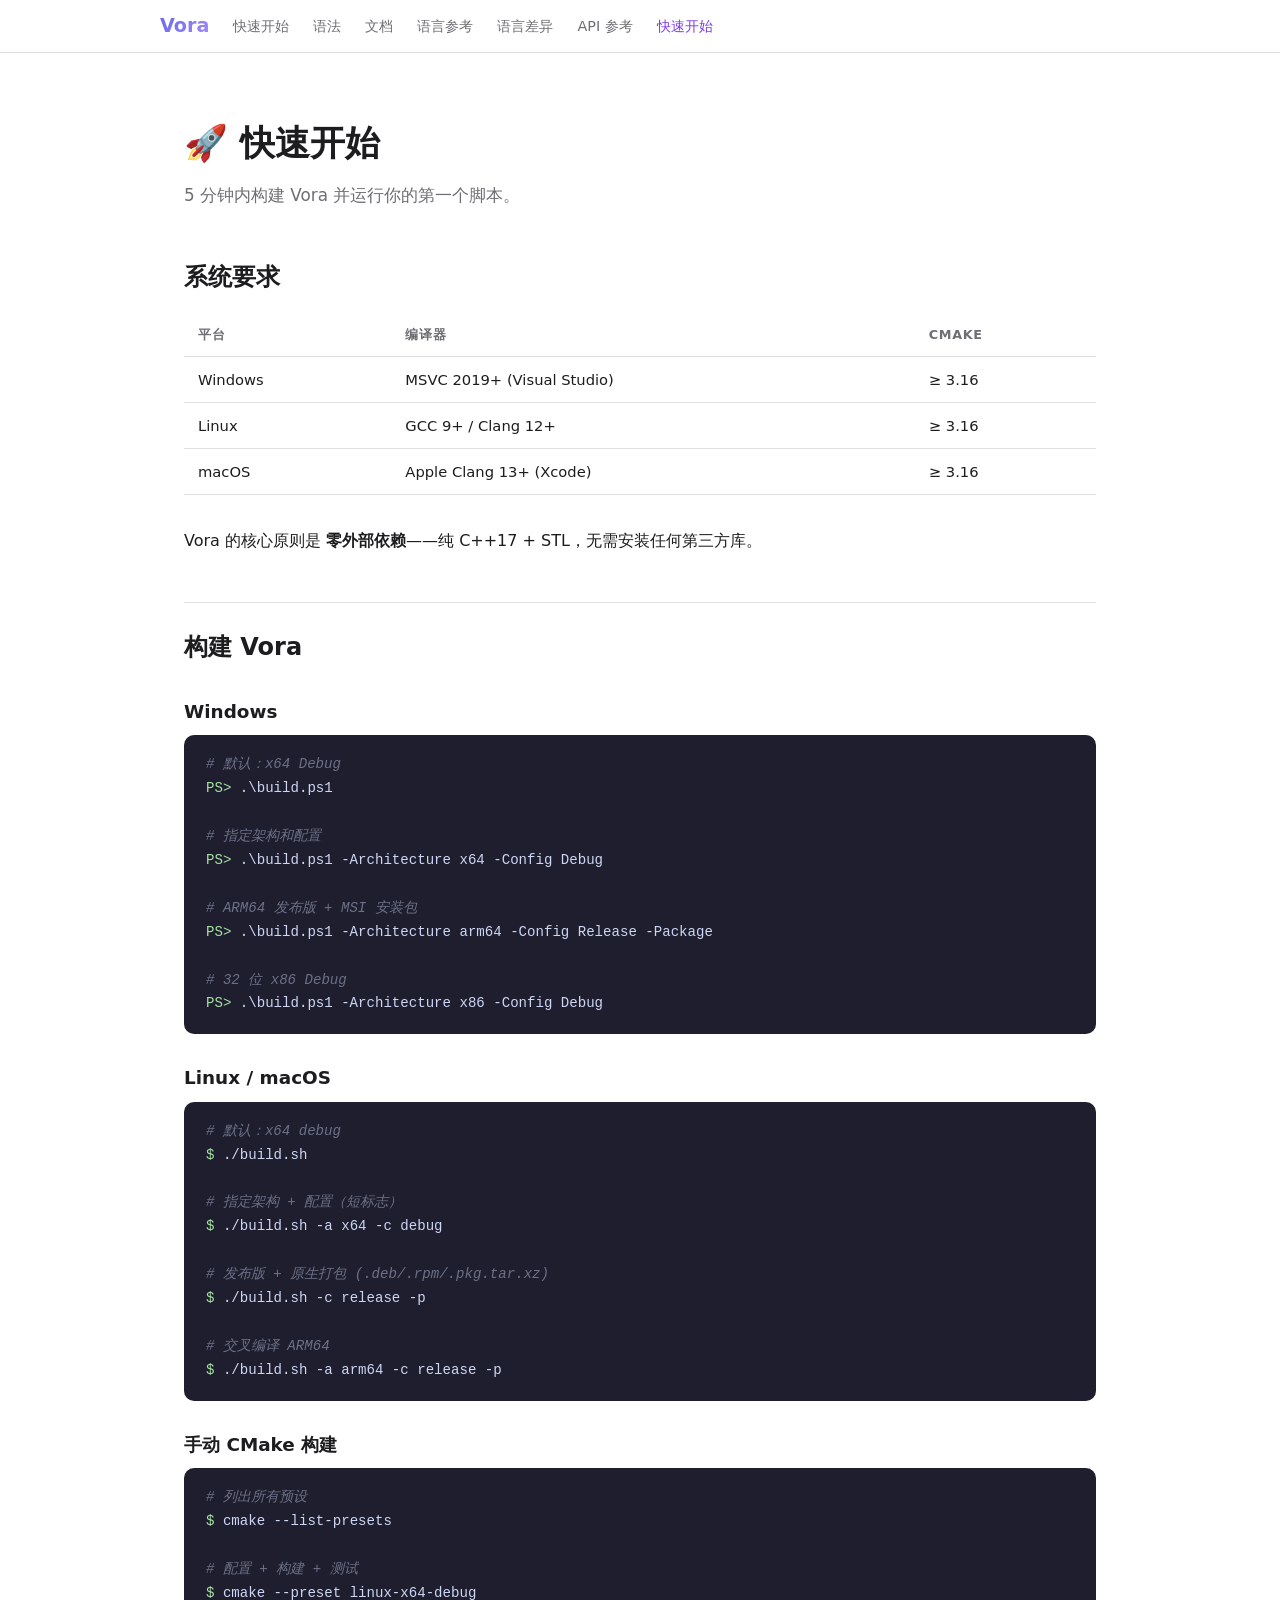
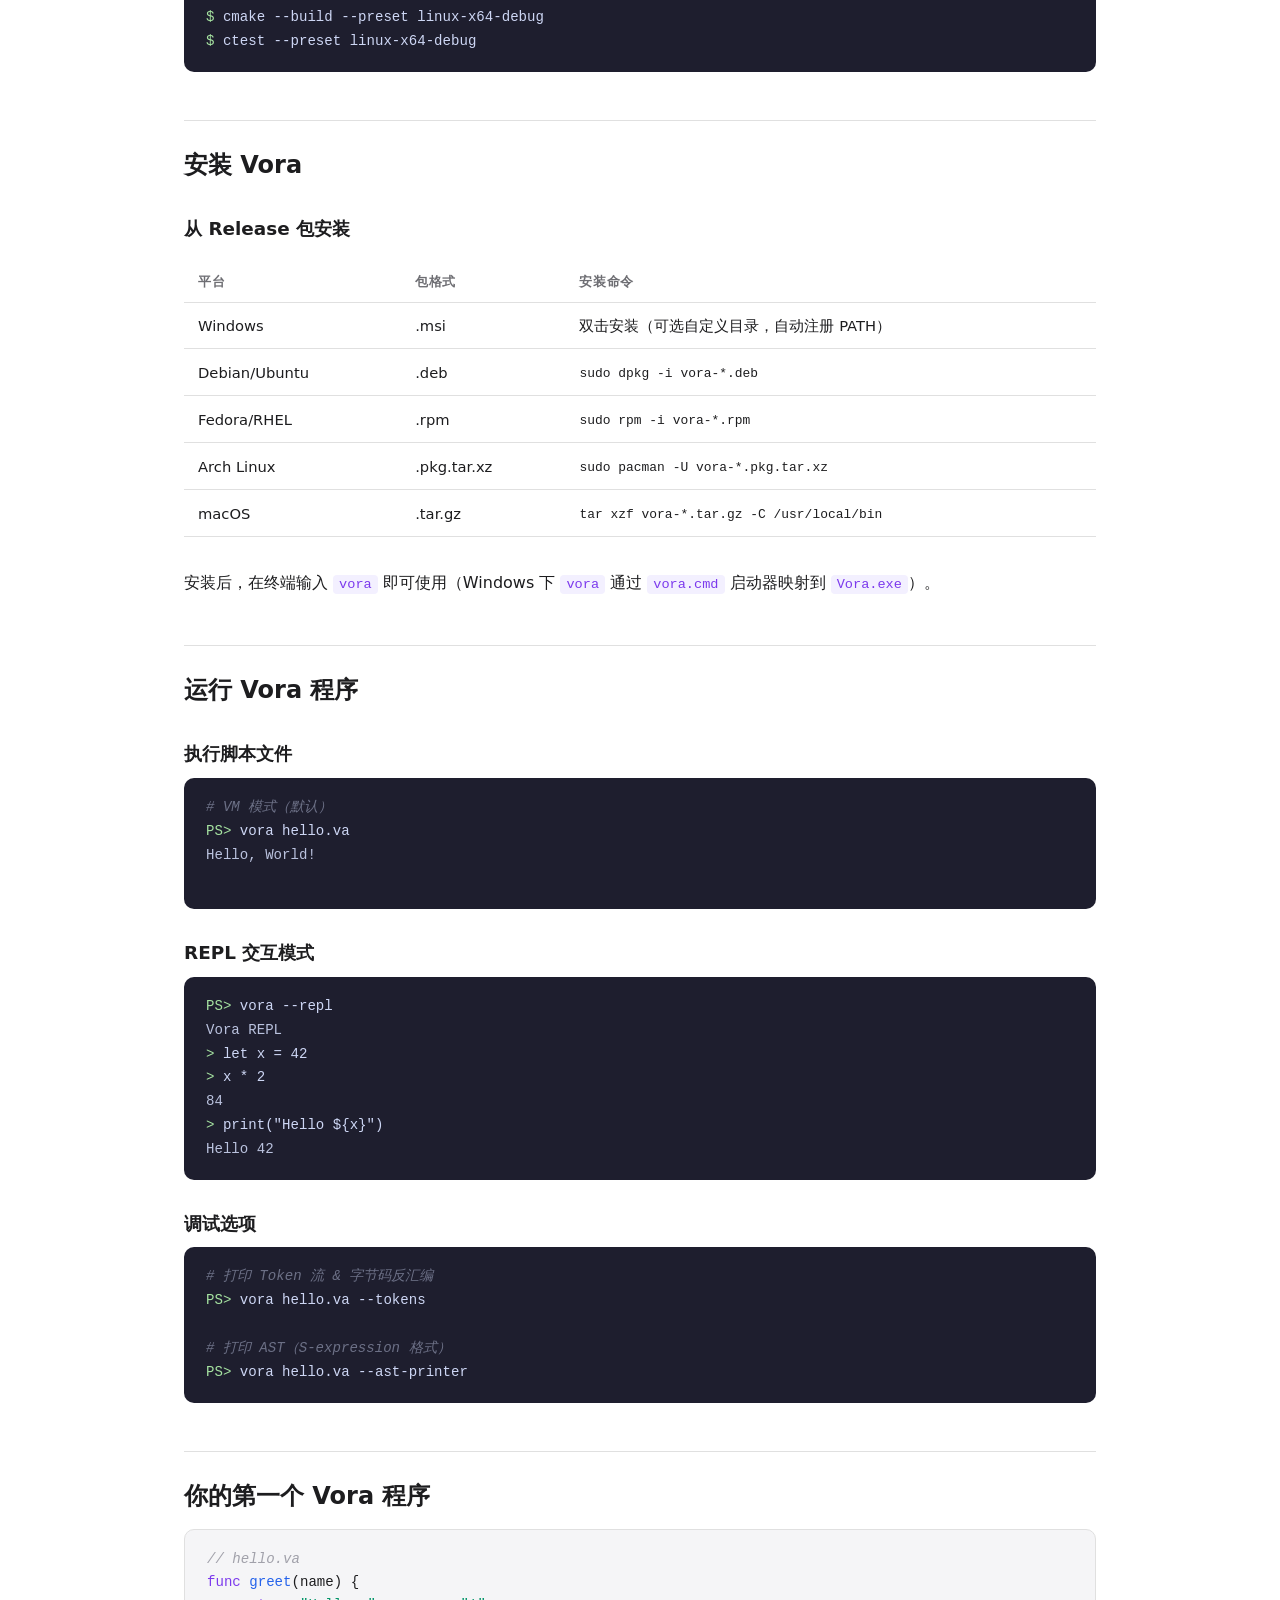
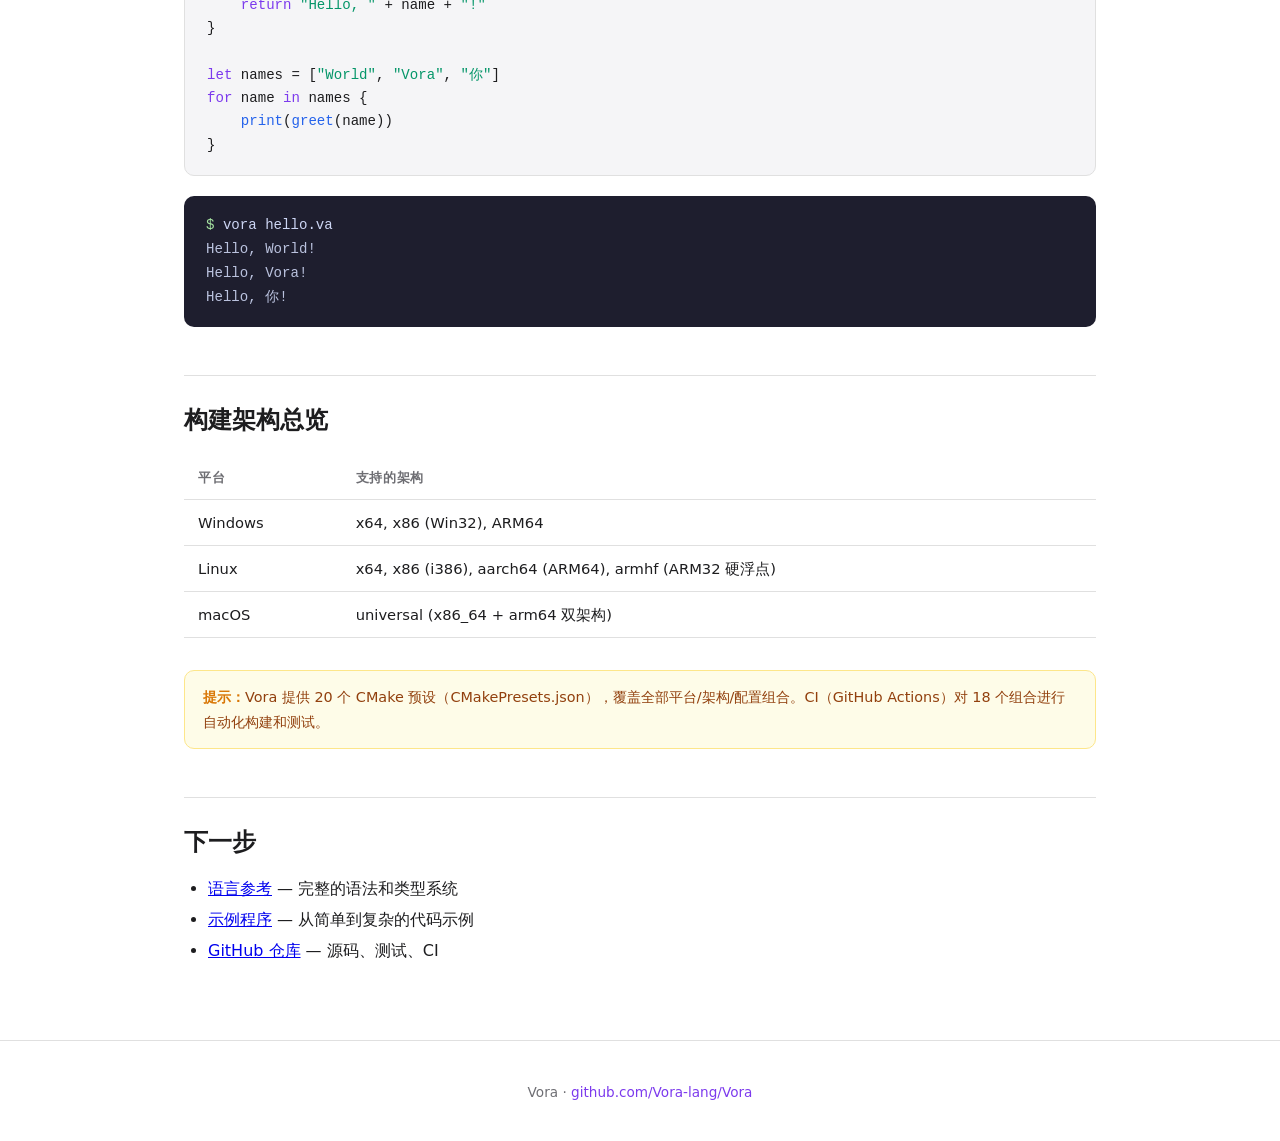
<file: docs/getting-started.html>
<!doctype html>
<html lang="zh-CN">
<head>
<meta charset="UTF-8" />
<meta name="viewport" content="width=device-width, initial-scale=1.0" />
<title>快速开始 — Vora 文档</title>
<link rel="icon" href="../vora_logo.svg" type="image/svg+xml" />
<style>
    *, *::before, *::after { margin: 0; padding: 0; box-sizing: border-box; }
    :root {
        --bg: #ffffff; --card: #f5f5f7; --border: #e0e0e0;
        --text: #1d1d1f; --text2: #6e6e73; --kw: #7c3aed; --str: #059669;
        --num: #d97706; --fn: #2563eb; --lit: #ea580c; --cmt: #a1a1aa;
        --radius: 10px;
        --mono: "Cascadia Code", "Fira Code", "JetBrains Mono", "Consolas", monospace;
        --sans: "Inter", "Segoe UI", system-ui, -apple-system, sans-serif;
    }
    html { scroll-behavior: smooth; font-size: 16px; }
    body { font-family: var(--sans); background: var(--bg); color: var(--text); line-height: 1.7; -webkit-font-smoothing: antialiased; }
    .nav { position: sticky; top: 0; z-index: 100; background: rgba(255,255,255,0.85); backdrop-filter: blur(12px); border-bottom: 1px solid var(--border); padding: 0 24px; }
    .nav-inner { max-width: 960px; margin: 0 auto; display: flex; align-items: center; gap: 24px; height: 52px; font-size: 0.9rem; font-weight: 500; }
    .nav-logo { font-size: 1.2rem; font-weight: 800; background: linear-gradient(135deg, #6366f1, #a78bfa); -webkit-background-clip: text; -webkit-text-fill-color: transparent; background-clip: text; margin-right: auto; }
    .nav a { color: var(--text2); text-decoration: none; transition: color 0.2s; }
    .nav a:hover { color: var(--kw); }
    .nav .active { color: var(--kw); }
    .section { max-width: 960px; margin: 0 auto; padding: 60px 24px; }
    .section h1 { font-size: 2.2rem; font-weight: 800; margin-bottom: 8px; }
    .section h2 { font-size: 1.5rem; font-weight: 700; margin: 48px 0 12px; padding-top: 24px; border-top: 1px solid var(--border); }
    .section h2:first-of-type { border-top: none; padding-top: 0; }
    .section h3 { font-size: 1.15rem; font-weight: 600; margin: 28px 0 8px; }
    .section-desc { color: var(--text2); margin-bottom: 32px; font-size: 1.05rem; }
    .shell { background: #1e1e2e; color: #cdd6f4; border-radius: var(--radius); padding: 18px 22px; font-family: var(--mono); font-size: 0.88rem; line-height: 1.7; overflow-x: auto; margin-bottom: 20px; }
    .shell .prompt { color: #a6e3a1; }
    .shell .out { color: #bac2de; }
    .shell .cmt { color: #6c7086; font-style: italic; }
    .code { background: var(--card); border: 1px solid var(--border); border-radius: var(--radius); padding: 18px 22px; font-family: var(--mono); font-size: 0.88rem; line-height: 1.65; overflow-x: auto; margin-bottom: 20px; color: var(--text); }
    code { font-family: var(--mono); font-size: 0.88em; }
    p code, li code { background: #f3f0ff; color: var(--kw); padding: 2px 6px; border-radius: 4px; font-size: 0.85em; }
    .kw { color: var(--kw); } .str { color: var(--str); } .num { color: var(--num); }
    .fn { color: var(--fn); } .lit { color: var(--lit); } .cmt { color: var(--cmt); font-style: italic; }
    .interp { color: #db2777; }
    table { width: 100%; border-collapse: collapse; font-size: 0.92rem; margin: 16px 0 32px; }
    th, td { text-align: left; padding: 10px 14px; border-bottom: 1px solid var(--border); }
    th { font-weight: 600; color: var(--text2); font-size: 0.8rem; text-transform: uppercase; letter-spacing: 0.05em; }
    .note { background: #fefce8; border: 1px solid #fde68a; border-radius: var(--radius); padding: 14px 18px; margin: 20px 0; font-size: 0.9rem; color: #92400e; }
    .note strong { color: #d97706; }
    .footer { border-top: 1px solid var(--border); padding: 40px 24px; text-align: center; color: var(--text2); font-size: 0.85rem; }
    .footer a { color: var(--kw); text-decoration: none; }
    .footer a:hover { text-decoration: underline; }
    ul, ol { margin: 8px 0 16px 24px; }
    li { margin-bottom: 4px; }
    @media (max-width: 768px) { .section h1 { font-size: 1.6rem; } .section h2 { font-size: 1.3rem; } }
</style>
</head>
<body>

<nav class="nav">
    <div class="nav-inner">
        <a href="../index.html" style="font-size:1.2rem;font-weight:800;background:linear-gradient(135deg,#6366f1,#a78bfa);-webkit-background-clip:text;-webkit-text-fill-color:transparent;background-clip:text;text-decoration:none;">Vora</a>
        <a href="../index.html#quickstart">快速开始</a>
        <a href="../index.html#syntax">语法</a>
        <a href="index.html">文档</a>
        <a href="language.html">语言参考</a>
        <a href="user-guide.html">语言差异</a>
        <a href="../api/index.html">API 参考</a>
        <a href="getting-started.html" class="active">快速开始</a>
    </div>
</nav>

<main class="section">
    <h1>🚀 快速开始</h1>
    <p class="section-desc">5 分钟内构建 Vora 并运行你的第一个脚本。</p>

    <h2>系统要求</h2>
    <table>
        <thead><tr><th>平台</th><th>编译器</th><th>CMake</th></tr></thead>
        <tbody>
            <tr><td>Windows</td><td>MSVC 2019+ (Visual Studio)</td><td>≥ 3.16</td></tr>
            <tr><td>Linux</td><td>GCC 9+ / Clang 12+</td><td>≥ 3.16</td></tr>
            <tr><td>macOS</td><td>Apple Clang 13+ (Xcode)</td><td>≥ 3.16</td></tr>
        </tbody>
    </table>
    <p>Vora 的核心原则是 <strong>零外部依赖</strong>——纯 C++17 + STL，无需安装任何第三方库。</p>

    <h2>构建 Vora</h2>

    <h3>Windows</h3>
    <div class="shell">
        <span class="cmt"># 默认：x64 Debug</span><br />
        <span class="prompt">PS&gt; </span>.\build.ps1<br /><br />
        <span class="cmt"># 指定架构和配置</span><br />
        <span class="prompt">PS&gt; </span>.\build.ps1 -Architecture x64 -Config Debug<br /><br />
        <span class="cmt"># ARM64 发布版 + MSI 安装包</span><br />
        <span class="prompt">PS&gt; </span>.\build.ps1 -Architecture arm64 -Config Release -Package<br /><br />
        <span class="cmt"># 32 位 x86 Debug</span><br />
        <span class="prompt">PS&gt; </span>.\build.ps1 -Architecture x86 -Config Debug
    </div>

    <h3>Linux / macOS</h3>
    <div class="shell">
        <span class="cmt"># 默认：x64 debug</span><br />
        <span class="prompt">$ </span>./build.sh<br /><br />
        <span class="cmt"># 指定架构 + 配置（短标志）</span><br />
        <span class="prompt">$ </span>./build.sh -a x64 -c debug<br /><br />
        <span class="cmt"># 发布版 + 原生打包 (.deb/.rpm/.pkg.tar.xz)</span><br />
        <span class="prompt">$ </span>./build.sh -c release -p<br /><br />
        <span class="cmt"># 交叉编译 ARM64</span><br />
        <span class="prompt">$ </span>./build.sh -a arm64 -c release -p
    </div>

    <h3>手动 CMake 构建</h3>
    <div class="shell">
        <span class="cmt"># 列出所有预设</span><br />
        <span class="prompt">$ </span>cmake --list-presets<br /><br />
        <span class="cmt"># 配置 + 构建 + 测试</span><br />
        <span class="prompt">$ </span>cmake --preset linux-x64-debug<br />
        <span class="prompt">$ </span>cmake --build --preset linux-x64-debug<br />
        <span class="prompt">$ </span>ctest --preset linux-x64-debug
    </div>

    <h2>安装 Vora</h2>

    <h3>从 Release 包安装</h3>
    <table>
        <thead><tr><th>平台</th><th>包格式</th><th>安装命令</th></tr></thead>
        <tbody>
            <tr><td>Windows</td><td>.msi</td><td>双击安装（可选自定义目录，自动注册 PATH）</td></tr>
            <tr><td>Debian/Ubuntu</td><td>.deb</td><td><code>sudo dpkg -i vora-*.deb</code></td></tr>
            <tr><td>Fedora/RHEL</td><td>.rpm</td><td><code>sudo rpm -i vora-*.rpm</code></td></tr>
            <tr><td>Arch Linux</td><td>.pkg.tar.xz</td><td><code>sudo pacman -U vora-*.pkg.tar.xz</code></td></tr>
            <tr><td>macOS</td><td>.tar.gz</td><td><code>tar xzf vora-*.tar.gz -C /usr/local/bin</code></td></tr>
        </tbody>
    </table>
    <p>安装后，在终端输入 <code>vora</code> 即可使用（Windows 下 <code>vora</code> 通过 <code>vora.cmd</code> 启动器映射到 <code>Vora.exe</code>）。</p>

    <h2>运行 Vora 程序</h2>

    <h3>执行脚本文件</h3>
    <div class="shell">
        <span class="cmt"># VM 模式（默认）</span><br />
        <span class="prompt">PS&gt; </span>vora hello.va<br />
        <span class="out">Hello, World!</span><br /><br />
    </div>

    <h3>REPL 交互模式</h3>
    <div class="shell">
        <span class="prompt">PS&gt; </span>vora --repl<br />
        <span class="out">Vora REPL</span><br />
        <span class="prompt">&gt; </span>let x = 42<br />
        <span class="prompt">&gt; </span>x * 2<br />
        <span class="out">84</span><br />
        <span class="prompt">&gt; </span>print("Hello ${x}")<br />
        <span class="out">Hello 42</span>
    </div>

    <h3>调试选项</h3>
    <div class="shell">
        <span class="cmt"># 打印 Token 流 &amp; 字节码反汇编</span><br />
        <span class="prompt">PS&gt; </span>vora hello.va --tokens<br /><br />
        <span class="cmt"># 打印 AST（S-expression 格式）</span><br />
        <span class="prompt">PS&gt; </span>vora hello.va --ast-printer
    </div>

    <h2>你的第一个 Vora 程序</h2>

    <div class="code">
        <span class="cmt">// hello.va</span><br />
        <span class="kw">func</span> <span class="fn">greet</span>(name) {<br />
        &nbsp;&nbsp;&nbsp;&nbsp;<span class="kw">return</span> <span class="str">"Hello, "</span> + name + <span class="str">"!"</span><br />
        }<br /><br />
        <span class="kw">let</span> names = [<span class="str">"World"</span>, <span class="str">"Vora"</span>, <span class="str">"你"</span>]<br />
        <span class="kw">for</span> name <span class="kw">in</span> names {<br />
        &nbsp;&nbsp;&nbsp;&nbsp;<span class="fn">print</span>(<span class="fn">greet</span>(name))<br />
        }
    </div>
    <div class="shell">
        <span class="prompt">$ </span>vora hello.va<br />
        <span class="out">Hello, World!</span><br />
        <span class="out">Hello, Vora!</span><br />
        <span class="out">Hello, 你!</span>
    </div>

    <h2>构建架构总览</h2>
    <table>
        <thead><tr><th>平台</th><th>支持的架构</th></tr></thead>
        <tbody>
            <tr><td>Windows</td><td>x64, x86 (Win32), ARM64</td></tr>
            <tr><td>Linux</td><td>x64, x86 (i386), aarch64 (ARM64), armhf (ARM32 硬浮点)</td></tr>
            <tr><td>macOS</td><td>universal (x86_64 + arm64 双架构)</td></tr>
        </tbody>
    </table>

    <div class="note">
        <strong>提示：</strong>Vora 提供 20 个 CMake 预设（CMakePresets.json），覆盖全部平台/架构/配置组合。CI（GitHub Actions）对 18 个组合进行自动化构建和测试。
    </div>

    <h2>下一步</h2>
    <ul>
        <li><a href="language.html">语言参考</a> — 完整的语法和类型系统</li>
        <li><a href="examples.html">示例程序</a> — 从简单到复杂的代码示例</li>
        <li><a href="https://github.com/Vora-lang/Vora" target="_blank" rel="noopener">GitHub 仓库</a> — 源码、测试、CI</li>
    </ul>
</main>

<footer class="footer">
    <p>Vora · <a href="https://github.com/Vora-lang/Vora" target="_blank" rel="noopener">github.com/Vora-lang/Vora</a></p>
</footer>
</body>
</html>
</file>
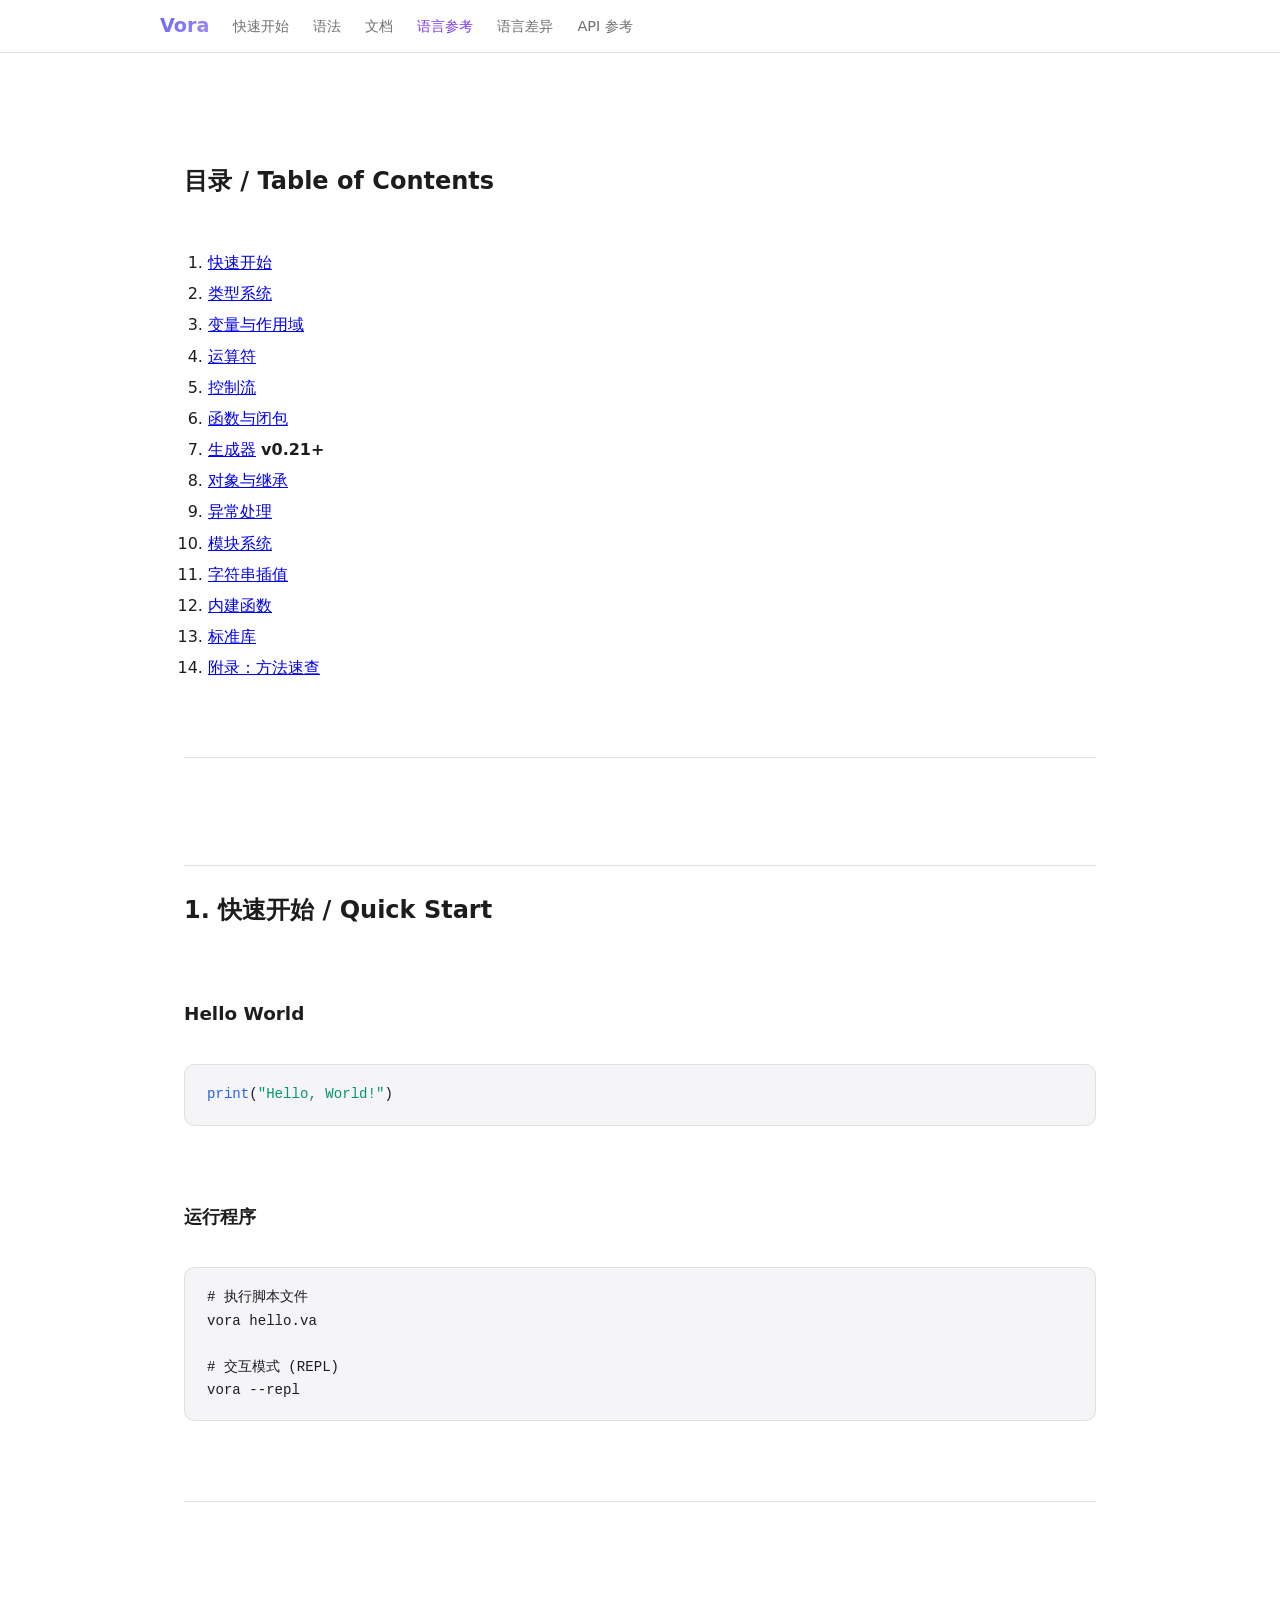
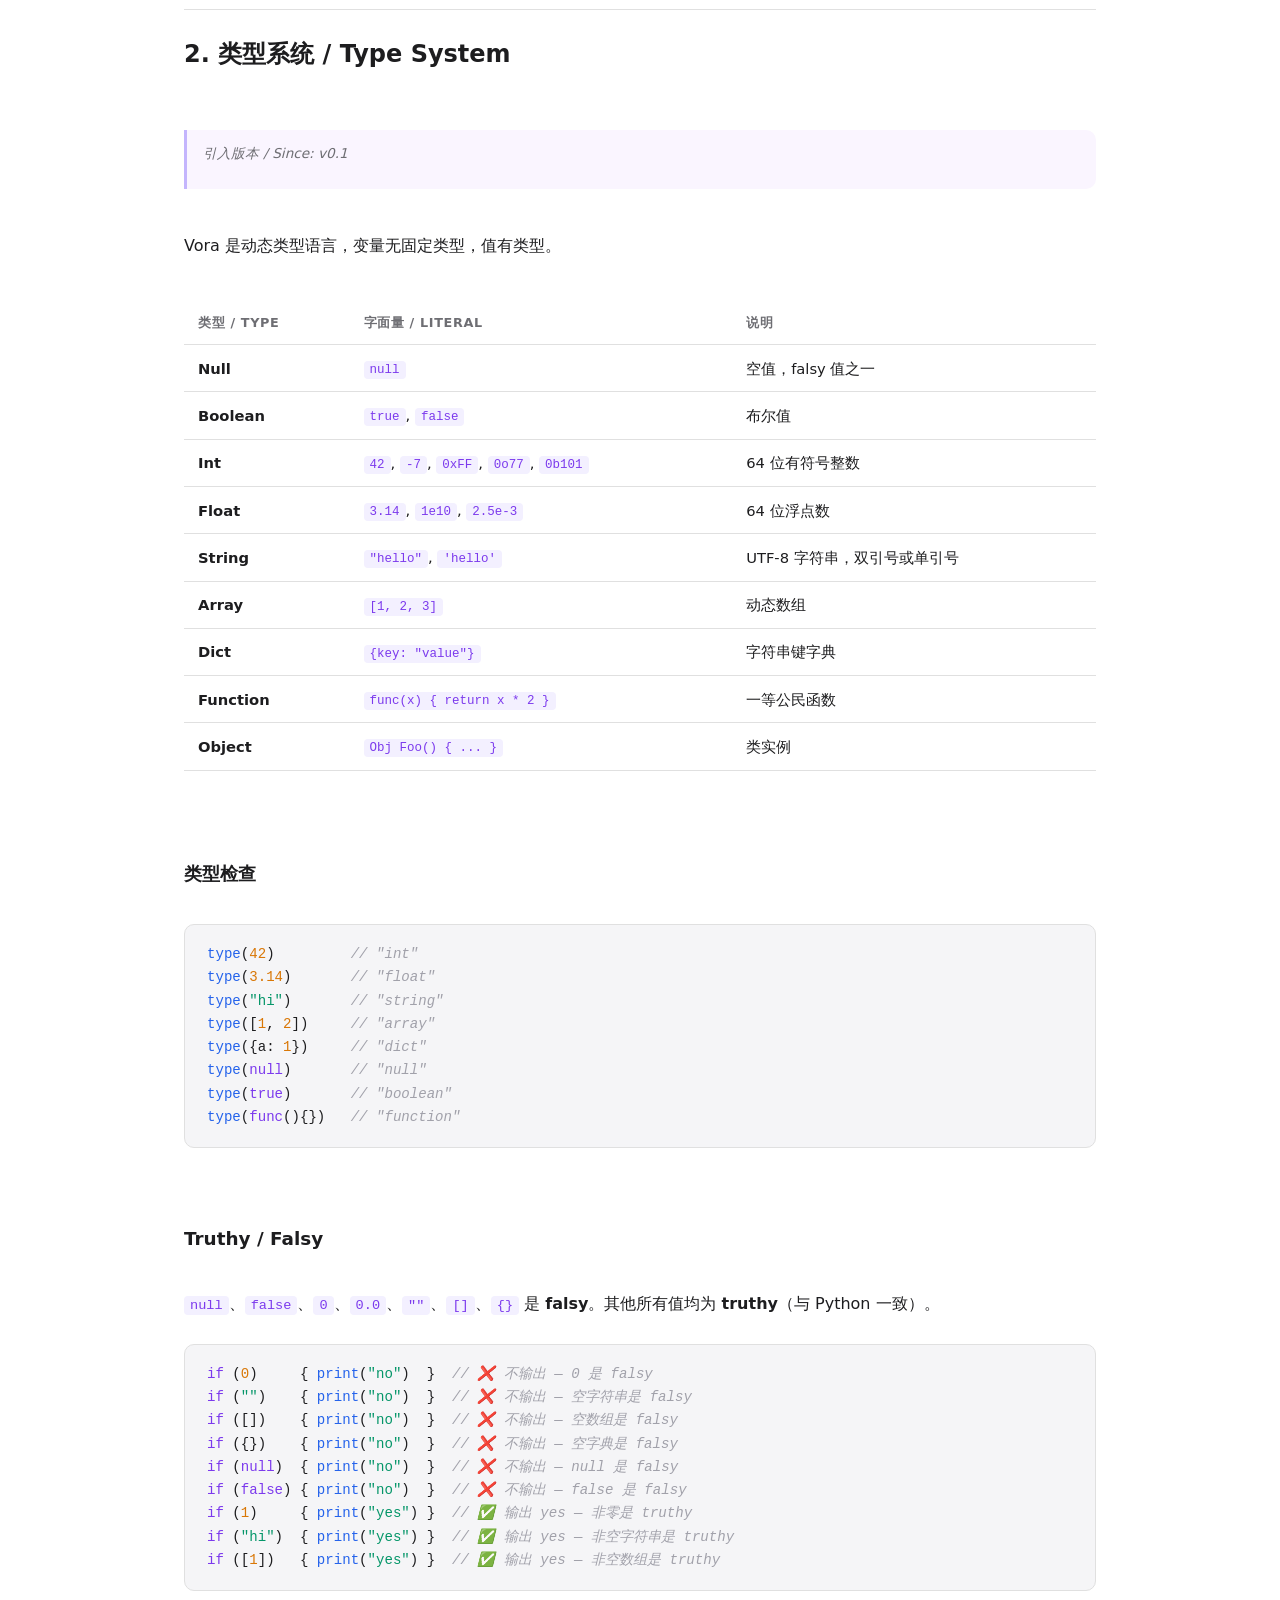
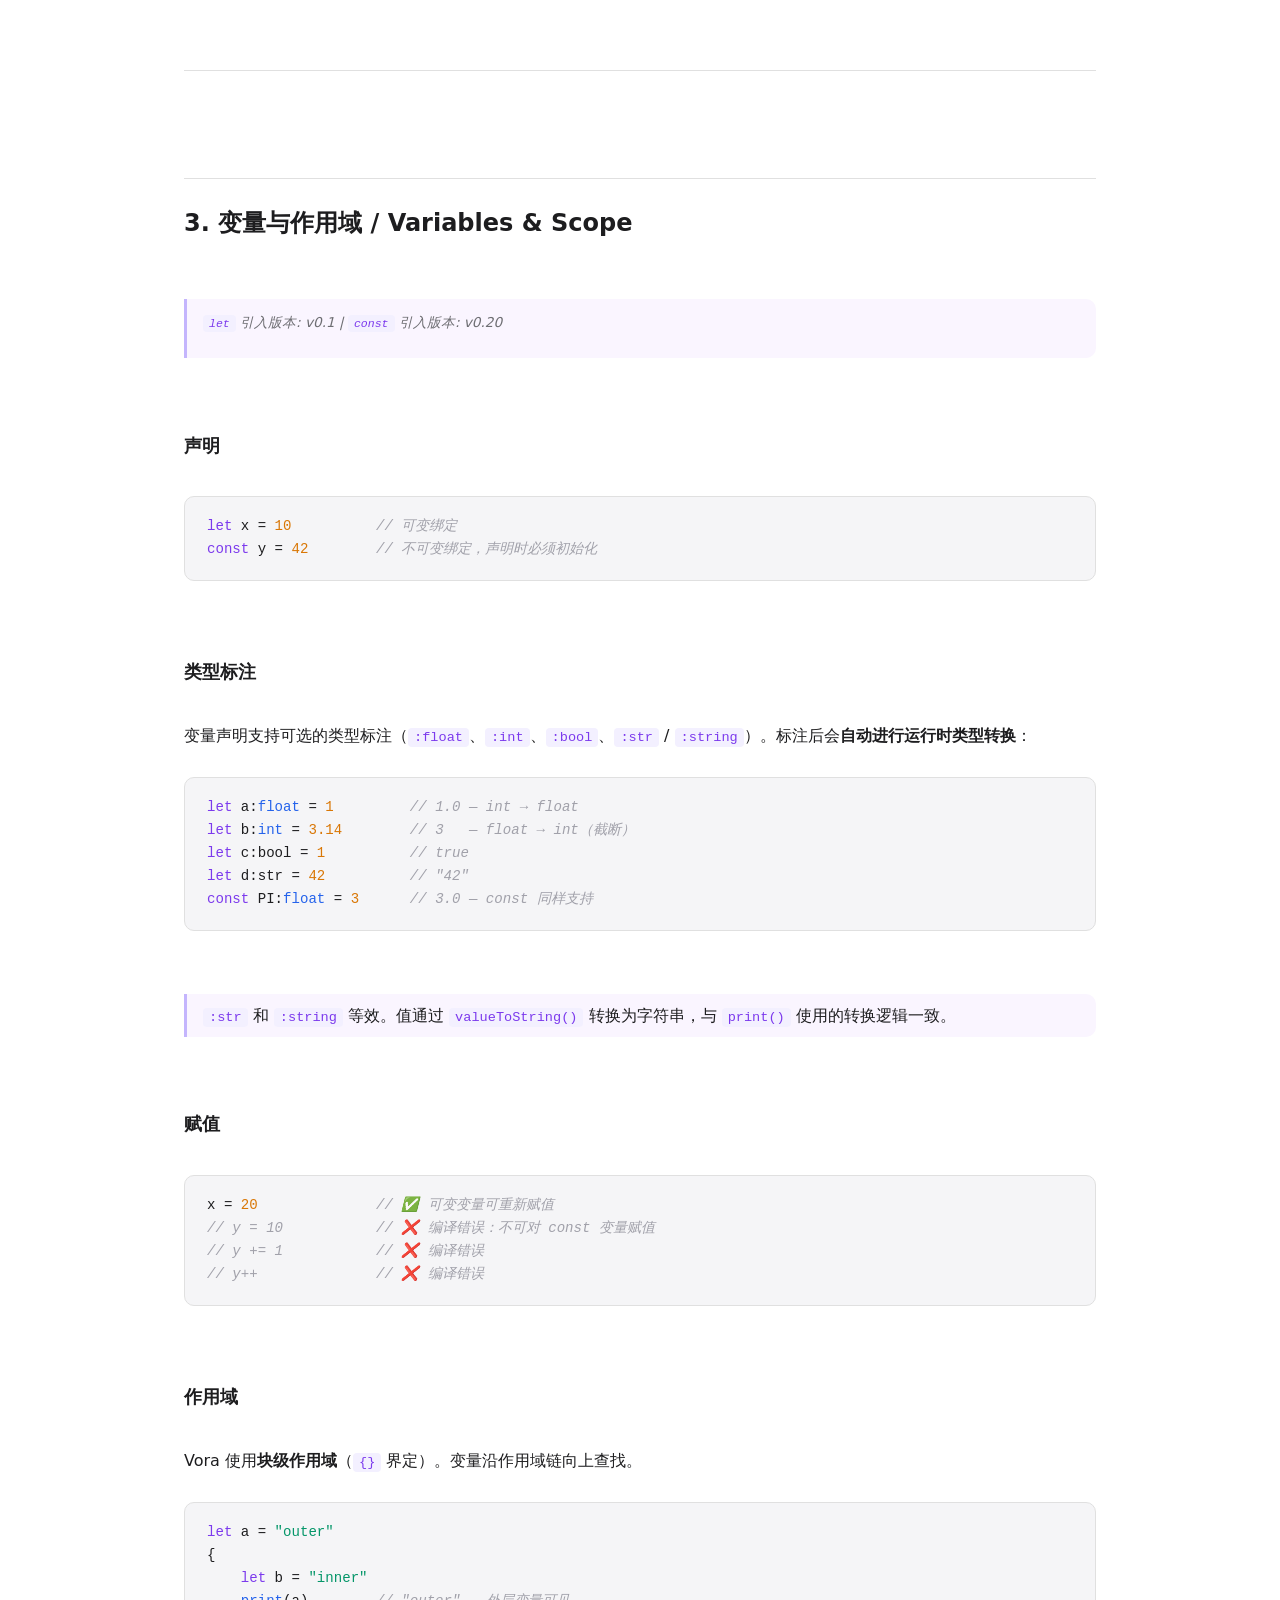
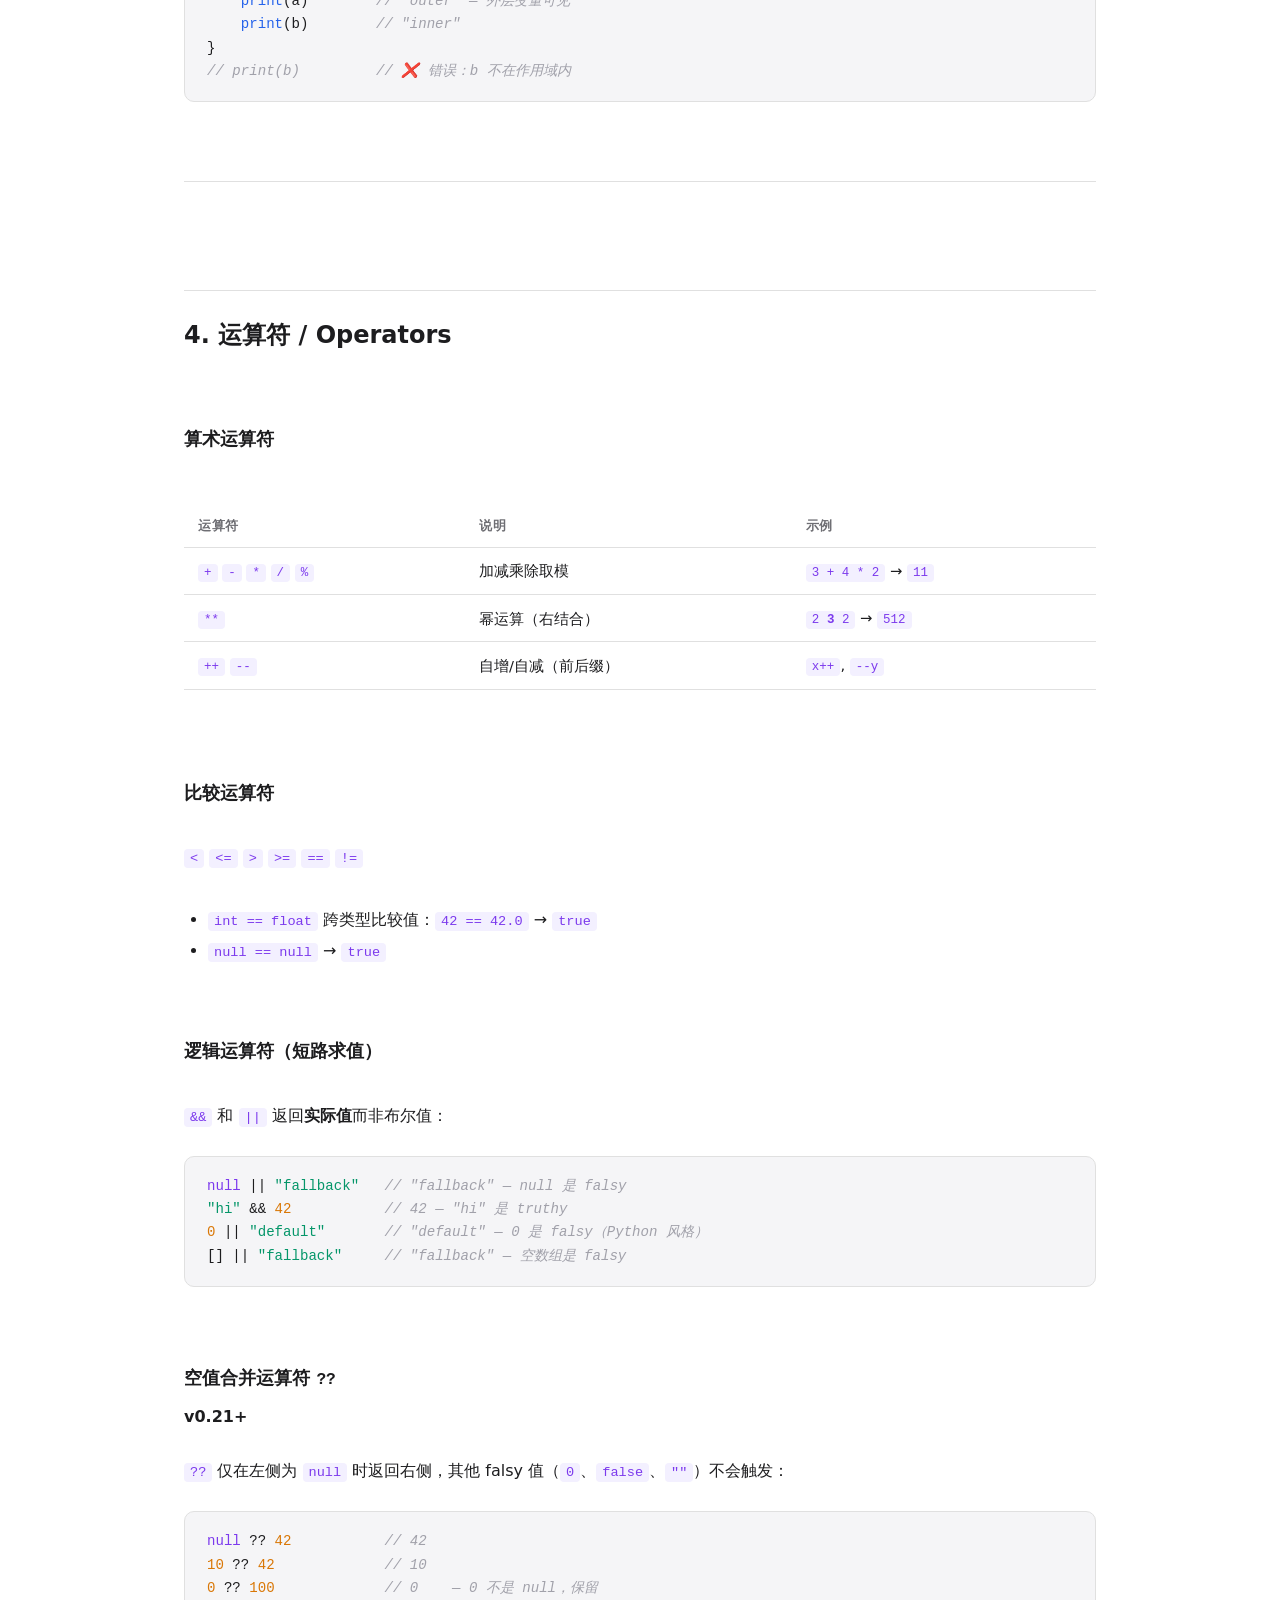
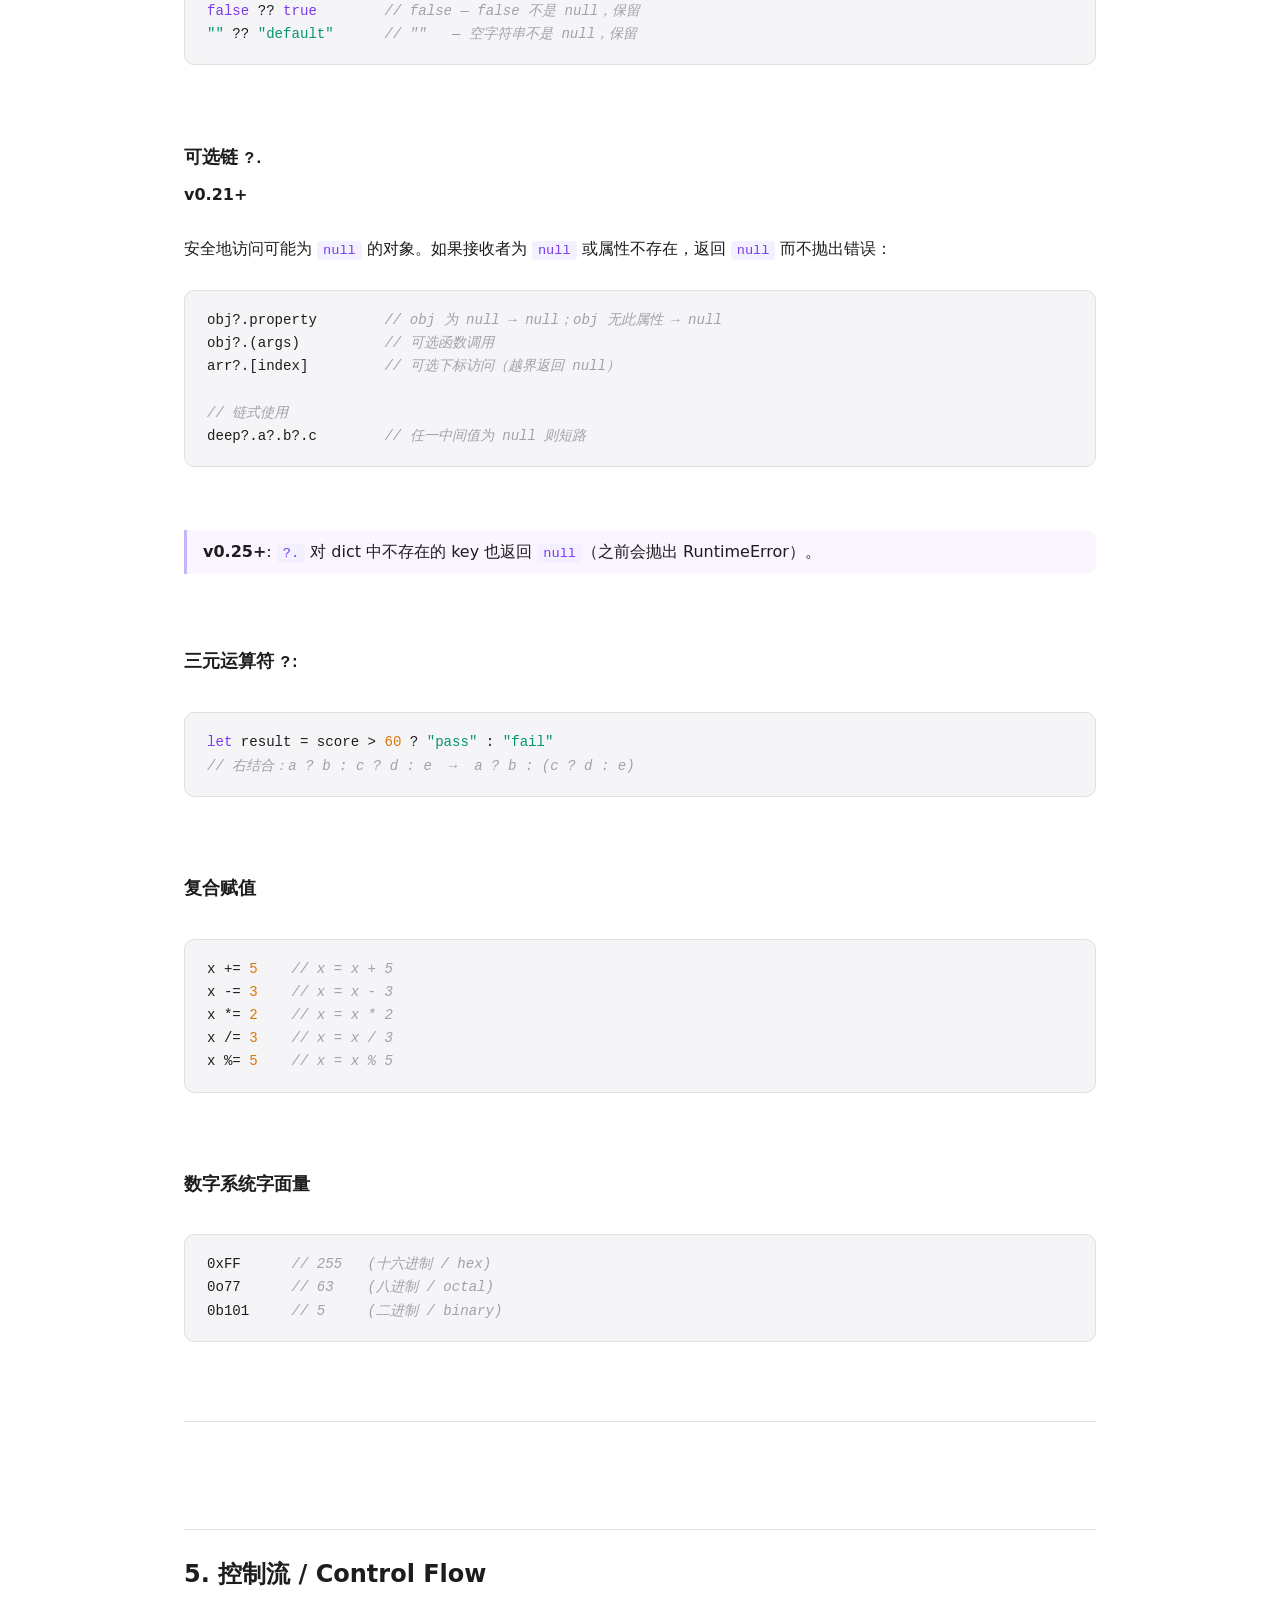
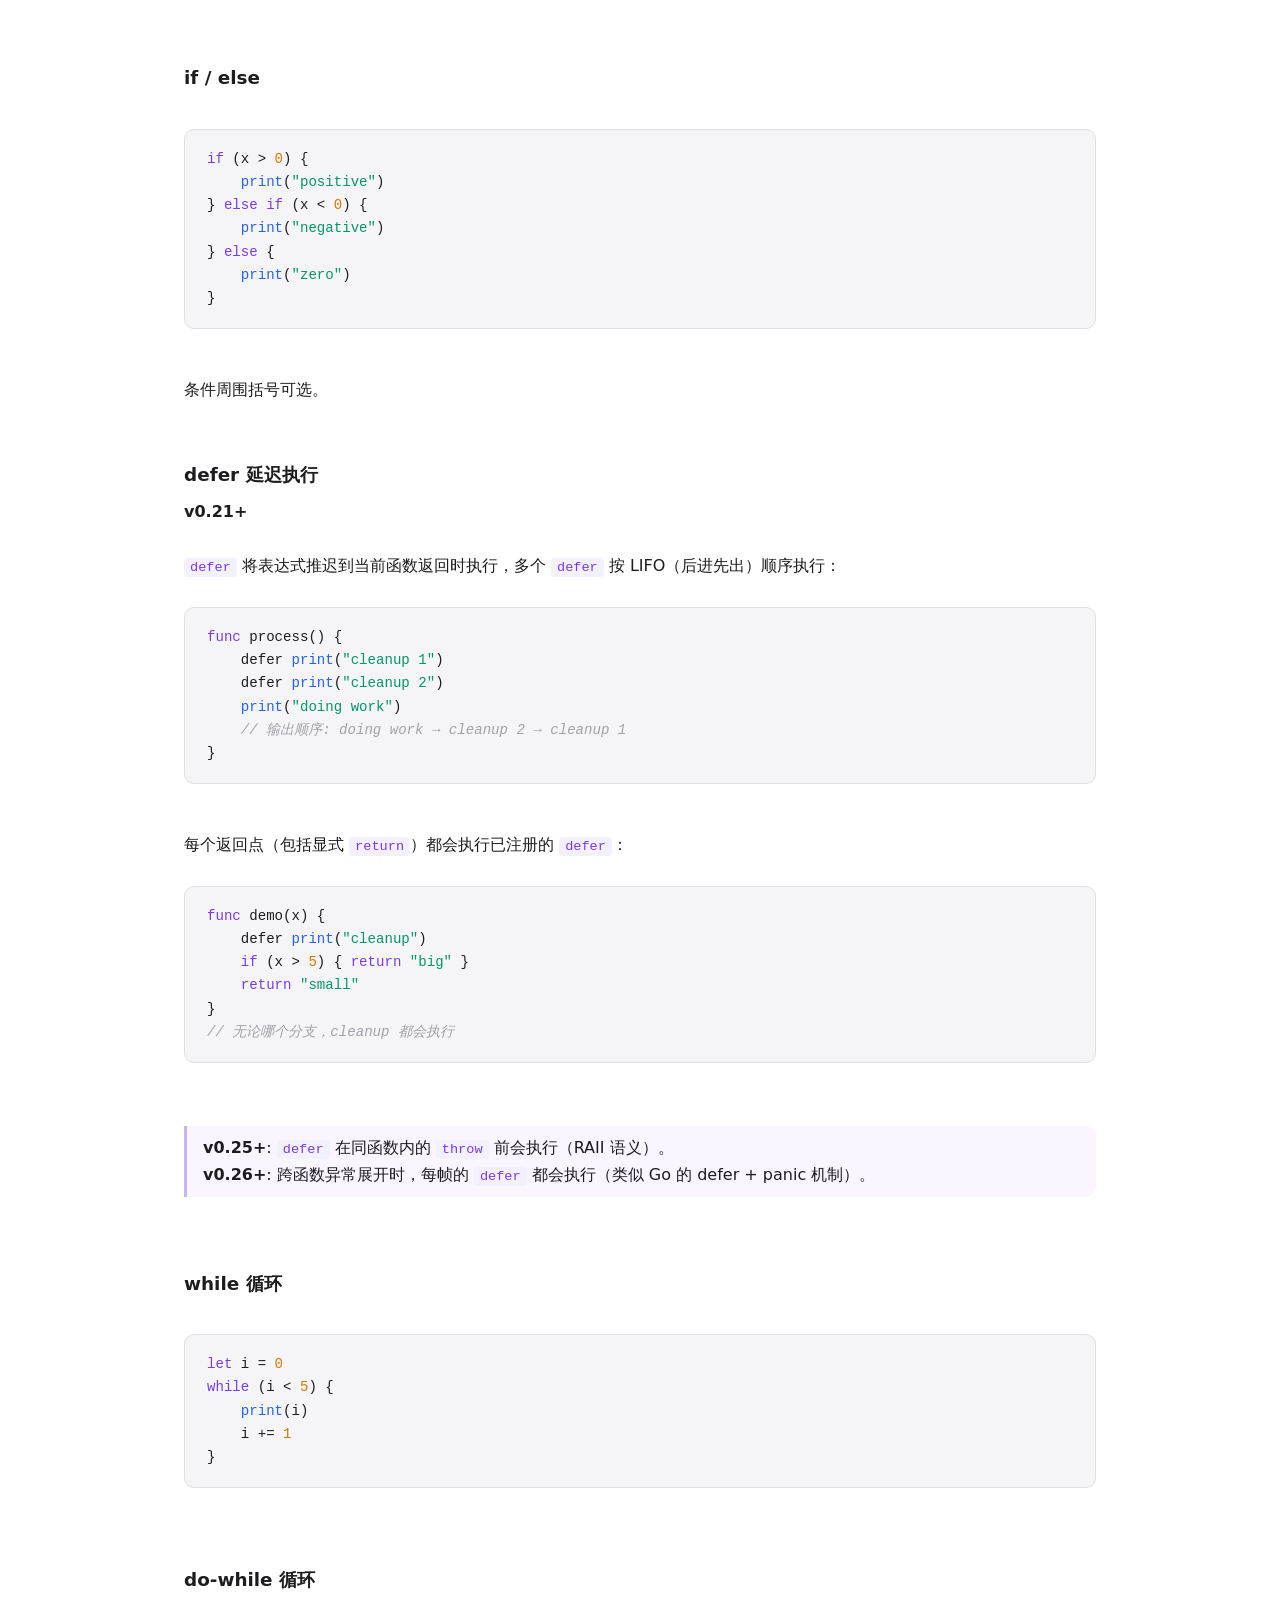
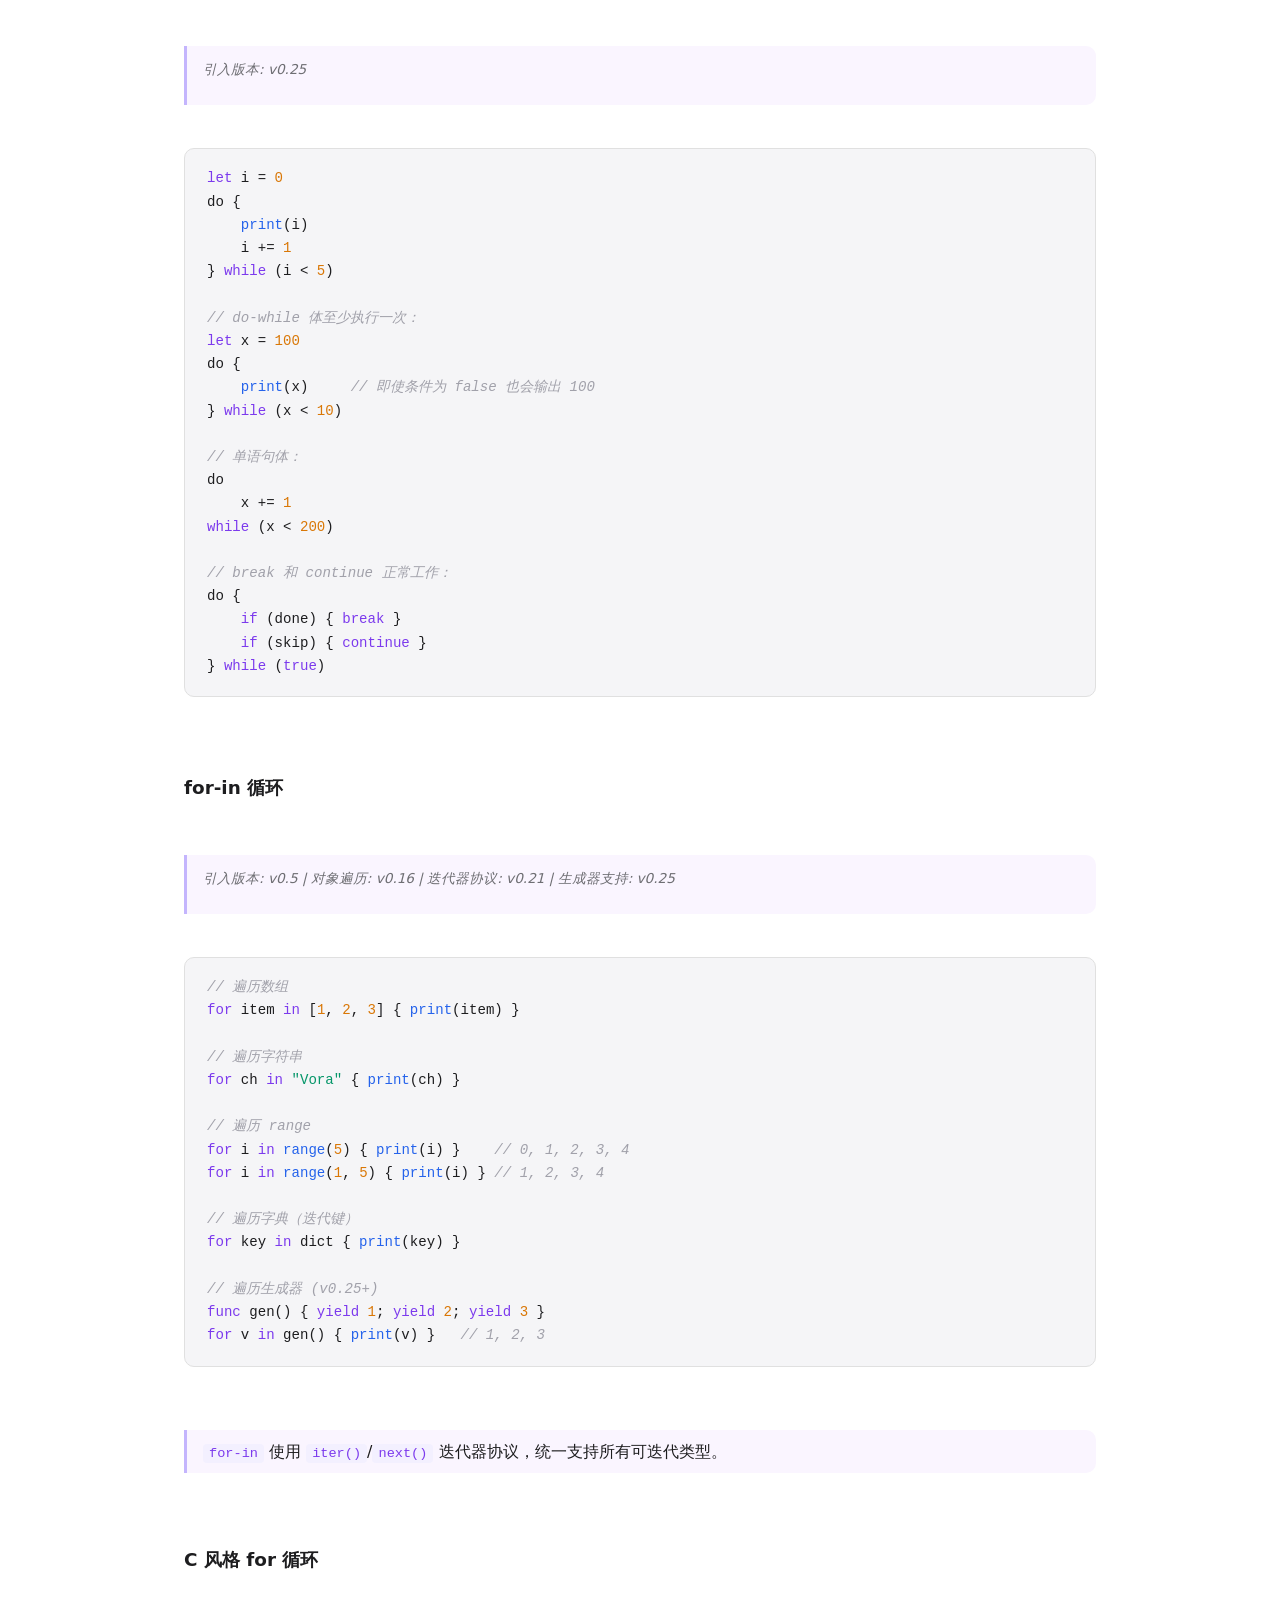
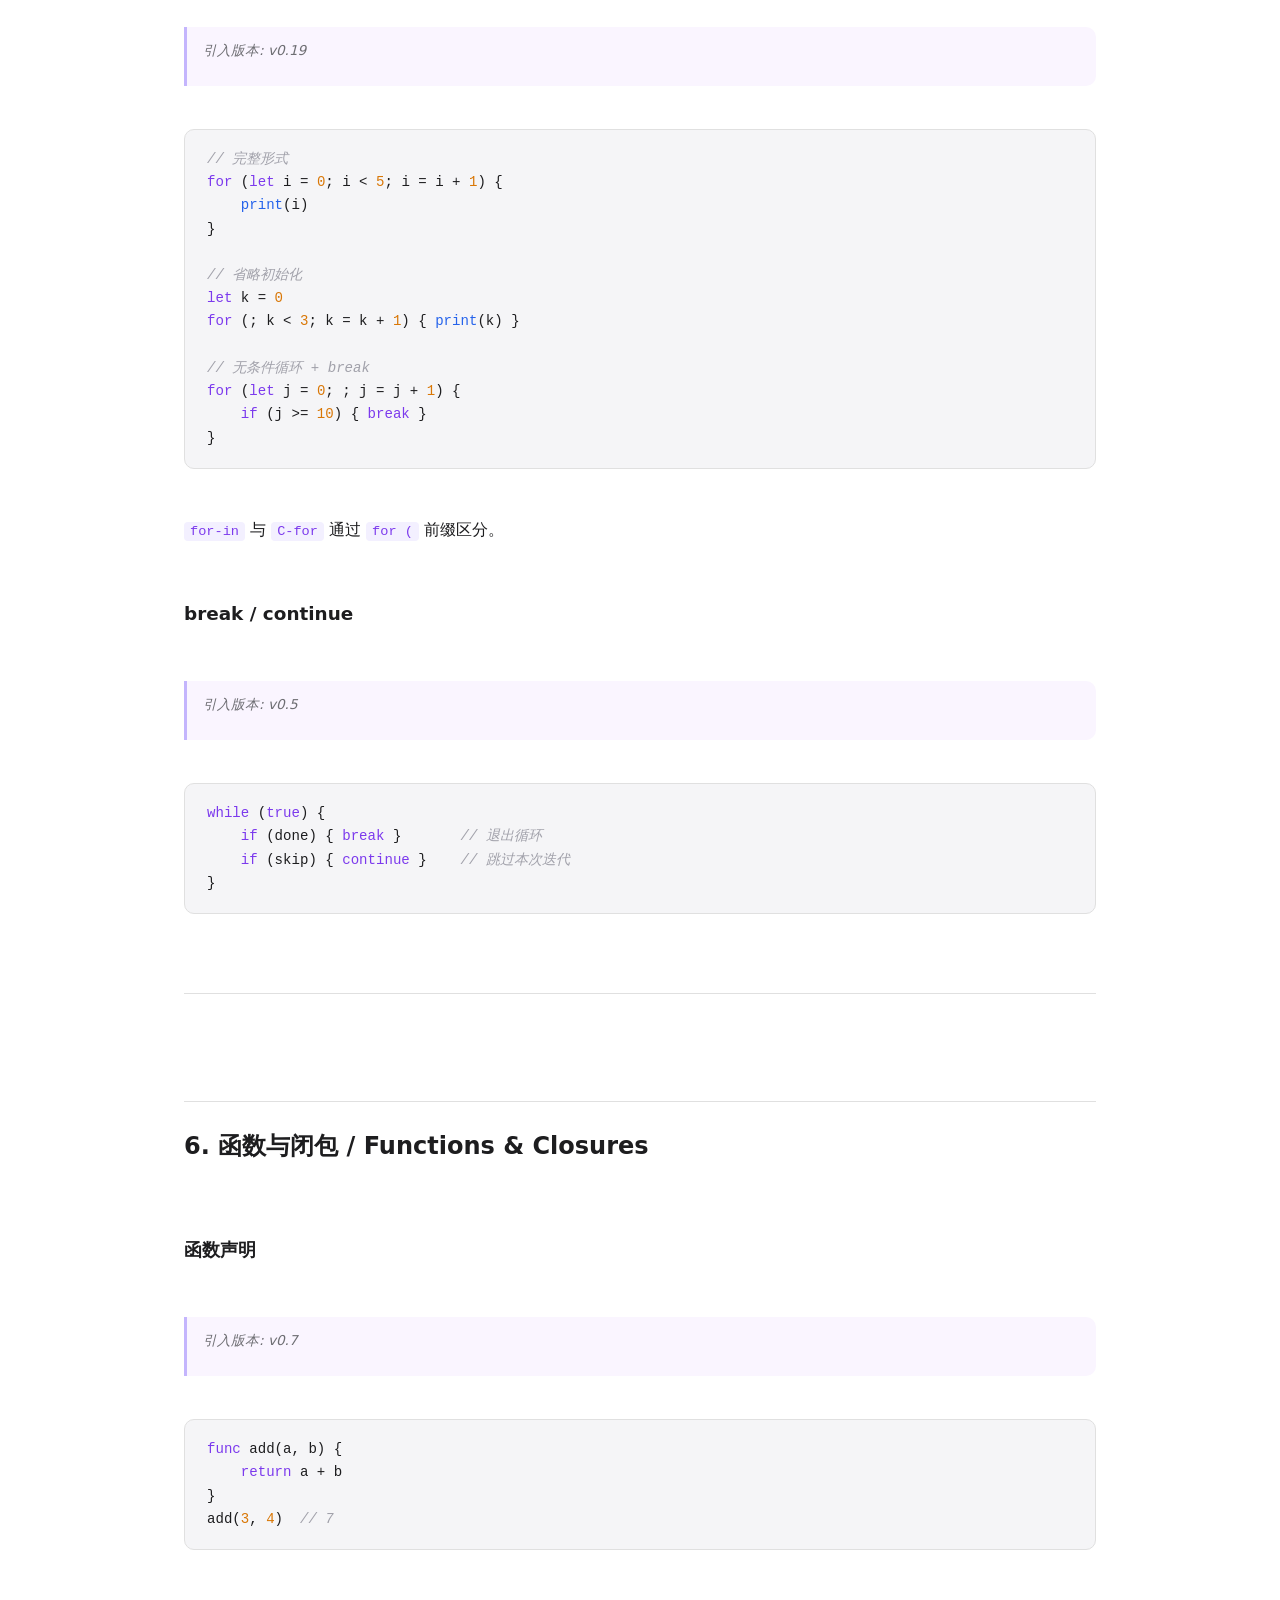
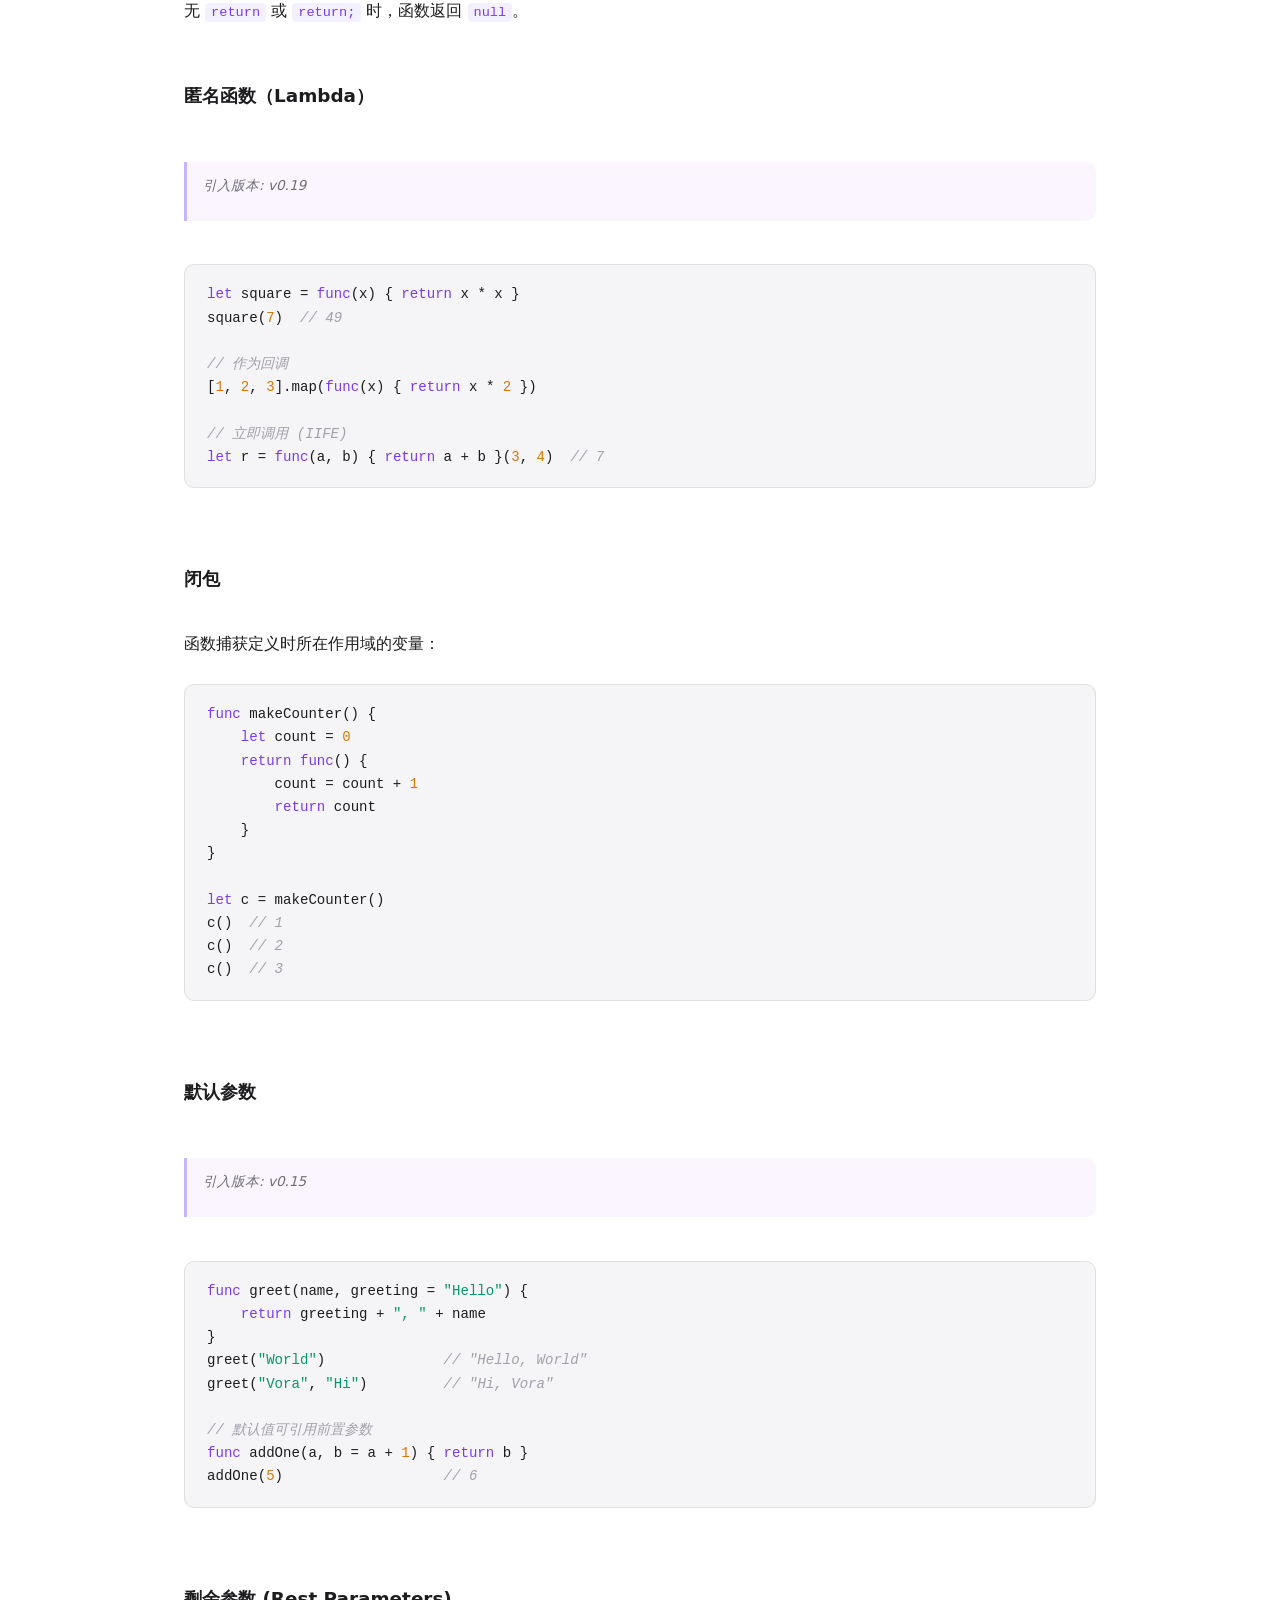
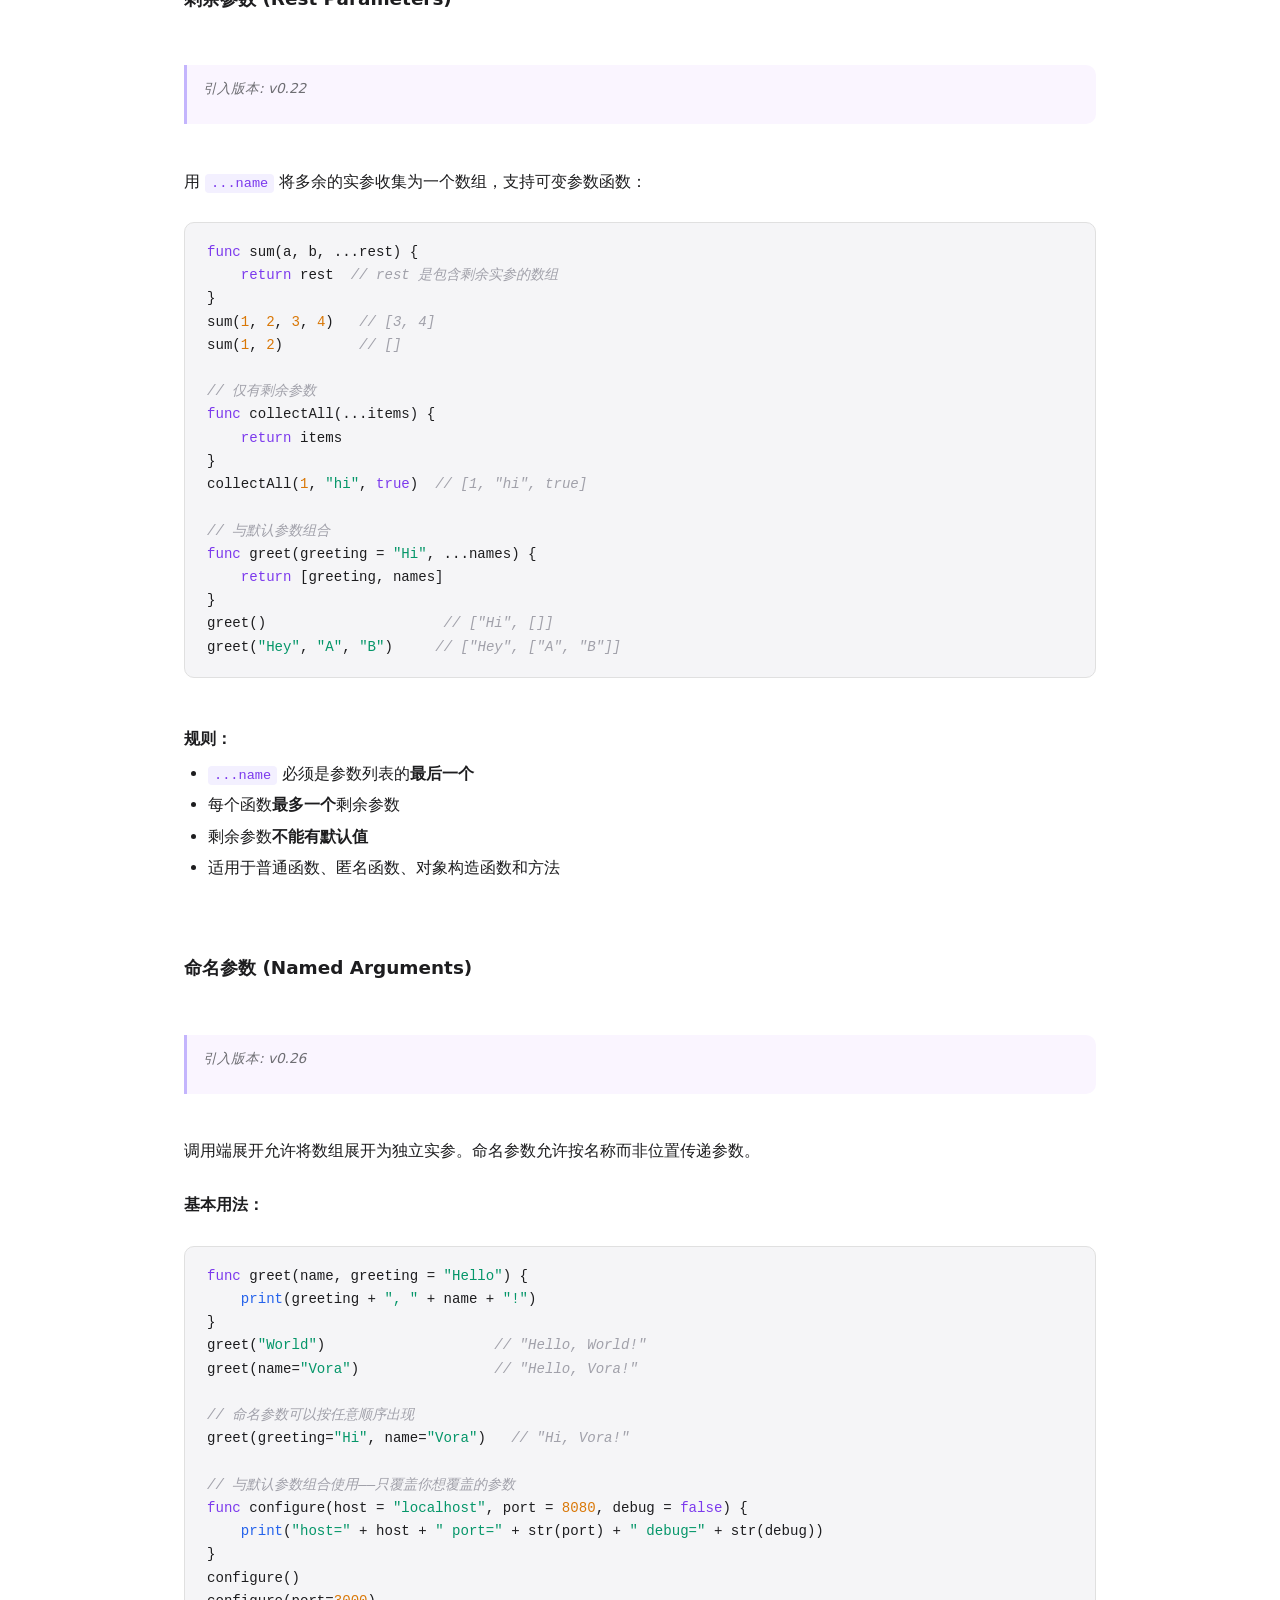
<file: docs/language.html>
<!doctype html>
<html lang="zh-CN">
<head>
<meta charset="UTF-8" />
<meta name="viewport" content="width=device-width, initial-scale=1.0" />
<title>语言参考 — Vora 文档</title>
<link rel="icon" href="../vora_logo.svg" type="image/svg+xml" />
<style>
    *, *::before, *::after { margin: 0; padding: 0; box-sizing: border-box; }
    :root {
        --bg: #ffffff; --card: #f5f5f7; --border: #e0e0e0;
        --text: #1d1d1f; --text2: #6e6e73; --kw: #7c3aed; --str: #059669;
        --num: #d97706; --fn: #2563eb; --lit: #ea580c; --cmt: #a1a1aa;
        --radius: 10px;
        --mono: "Cascadia Code", "Fira Code", "JetBrains Mono", "Consolas", monospace;
        --sans: "Inter", "Segoe UI", system-ui, -apple-system, sans-serif;
    }
    html { scroll-behavior: smooth; font-size: 16px; }
    body { font-family: var(--sans); background: var(--bg); color: var(--text); line-height: 1.7; -webkit-font-smoothing: antialiased; }
    .nav { position: sticky; top: 0; z-index: 100; background: rgba(255,255,255,0.85); backdrop-filter: blur(12px); border-bottom: 1px solid var(--border); padding: 0 24px; }
    .nav-inner { max-width: 960px; margin: 0 auto; display: flex; align-items: center; gap: 24px; height: 52px; font-size: 0.9rem; font-weight: 500; }
    .nav a { color: var(--text2); text-decoration: none; transition: color 0.2s; }
    .nav a:hover { color: var(--kw); }
    .nav .active { color: var(--kw); }
    .section { max-width: 960px; margin: 0 auto; padding: 60px 24px; }
    .section h1 { font-size: 2.2rem; font-weight: 800; margin-bottom: 8px; }
    .section h2 { font-size: 1.5rem; font-weight: 700; margin: 48px 0 12px; padding-top: 24px; border-top: 1px solid var(--border); }
    .section h2:first-of-type { border-top: none; padding-top: 0; }
    .section h3 { font-size: 1.15rem; font-weight: 600; margin: 28px 0 8px; }
    .section-desc { color: var(--text2); margin-bottom: 32px; font-size: 1.05rem; }
    .code { background: var(--card); border: 1px solid var(--border); border-radius: var(--radius); padding: 18px 22px; font-family: var(--mono); font-size: 0.88rem; line-height: 1.65; overflow-x: auto; margin-bottom: 20px; color: var(--text); }
    .shell { background: #1e1e2e; color: #cdd6f4; border-radius: var(--radius); padding: 14px 18px; font-family: var(--mono); font-size: 0.85rem; line-height: 1.6; overflow-x: auto; margin-bottom: 20px; }
    .shell .prompt { color: #a6e3a1; }
    .shell .out { color: #bac2de; }
    code { font-family: var(--mono); font-size: 0.88em; }
    p code, li code, td code { background: #f3f0ff; color: var(--kw); padding: 2px 6px; border-radius: 4px; font-size: 0.85em; }
    .kw { color: var(--kw); } .str { color: var(--str); } .num { color: var(--num); }
    .fn { color: var(--fn); } .lit { color: var(--lit); } .cmt { color: var(--cmt); font-style: italic; }
    .interp { color: #db2777; } .type { color: #0d9488; }
    table { width: 100%; border-collapse: collapse; font-size: 0.92rem; margin: 16px 0 32px; }
    th, td { text-align: left; padding: 10px 14px; border-bottom: 1px solid var(--border); }
    th { font-weight: 600; color: var(--text2); font-size: 0.8rem; text-transform: uppercase; letter-spacing: 0.05em; }
    tr:hover td { background: #fafafa; }
    .note { background: #fefce8; border: 1px solid #fde68a; border-radius: var(--radius); padding: 14px 18px; margin: 20px 0; font-size: 0.9rem; color: #92400e; }
    .note strong { color: #d97706; }
    .version-tag { font-size: 0.85rem; color: var(--text2); font-style: italic; margin: 4px 0 16px; }
    .footer { border-top: 1px solid var(--border); padding: 40px 24px; text-align: center; color: var(--text2); font-size: 0.85rem; }
    .footer a { color: var(--kw); text-decoration: none; }
    .footer a:hover { text-decoration: underline; }
    ul, ol { margin: 8px 0 16px 24px; }
    li { margin-bottom: 4px; }
    hr { border: none; border-top: 1px solid var(--border); margin: 32px 0; }
    blockquote { border-left: 3px solid #c4b5fd; padding: 8px 16px; margin: 16px 0; background: #faf5ff; border-radius: 0 var(--radius) var(--radius) 0; }
    @media (max-width: 768px) { .section h1 { font-size: 1.6rem; } .section h2 { font-size: 1.3rem; } }
</style>
</head>
<body>

<nav class="nav">
    <div class="nav-inner">
        <a href="../index.html" style="font-size:1.2rem;font-weight:800;background:linear-gradient(135deg,#6366f1,#a78bfa);-webkit-background-clip:text;-webkit-text-fill-color:transparent;background-clip:text;text-decoration:none;">Vora</a>
        <a href="../index.html#quickstart">快速开始</a>
        <a href="../index.html#syntax">语法</a>
        <a href="index.html">文档</a>
        <a href="language.html" class="active">语言参考</a>
        <a href="user-guide.html">语言差异</a>
        <a href="../api/index.html">API 参考</a>
    </div>
</nav>

<main class="section">
<h2 id="目录-table-of-contents">目录 / Table of Contents</h2>
<br>
<ol>
<li><a href="#1-快速开始--quick-start">快速开始</a></li>
<li><a href="#2-类型系统--type-system">类型系统</a></li>
<li><a href="#3-变量与作用域--variables--scope">变量与作用域</a></li>
<li><a href="#4-运算符--operators">运算符</a></li>
<li><a href="#5-控制流--control-flow">控制流</a></li>
<li><a href="#6-函数与闭包--functions--closures">函数与闭包</a></li>
<li><a href="#7-生成器--generators">生成器</a> <strong>v0.21+</strong></li>
<li><a href="#8-对象与继承--objects--inheritance">对象与继承</a></li>
<li><a href="#9-异常处理--exception-handling">异常处理</a></li>
<li><a href="#10-模块系统--modules">模块系统</a></li>
<li><a href="#11-字符串插值--string-interpolation">字符串插值</a></li>
<li><a href="#12-内建函数--built-in-functions">内建函数</a></li>
<li><a href="#13-标准库--standard-library">标准库</a></li>
<li><a href="#14-附录方法速查--method-reference">附录：方法速查</a></li>
</ol>
<br>
<hr>
<br>
<h2 id="1-快速开始-quick-start">1. 快速开始 / Quick Start</h2>
<br>
<h3 id="hello-world">Hello World</h3>
<br>
<div class="code"><pre><span class="fn">print</span>(<span class="str">&quot;Hello, World!&quot;</span>)</pre></div>
<br>
<h3 id="运行程序">运行程序</h3>
<br>
<div class="code"><pre># 执行脚本文件
vora hello.va

# 交互模式 (REPL)
vora --repl</pre></div>
<br>
<hr>
<br>
<h2 id="2-类型系统-type-system">2. 类型系统 / Type System</h2>
<br>
<blockquote>
<p class="version-tag">引入版本 / Since: v0.1</p>
</blockquote>
<br>
<p>Vora 是动态类型语言，变量无固定类型，值有类型。</p>
<br>
<table>
<tr><th>类型 / Type</th><th>字面量 / Literal</th><th>说明</th></tr>
<tr><td><strong>Null</strong></td><td><code>null</code></td><td>空值，falsy 值之一</td></tr>
<tr><td><strong>Boolean</strong></td><td><code>true</code>, <code>false</code></td><td>布尔值</td></tr>
<tr><td><strong>Int</strong></td><td><code>42</code>, <code>-7</code>, <code>0xFF</code>, <code>0o77</code>, <code>0b101</code></td><td>64 位有符号整数</td></tr>
<tr><td><strong>Float</strong></td><td><code>3.14</code>, <code>1e10</code>, <code>2.5e-3</code></td><td>64 位浮点数</td></tr>
<tr><td><strong>String</strong></td><td><code>"hello"</code>, <code>'hello'</code></td><td>UTF-8 字符串，双引号或单引号</td></tr>
<tr><td><strong>Array</strong></td><td><code>[1, 2, 3]</code></td><td>动态数组</td></tr>
<tr><td><strong>Dict</strong></td><td><code>{key: "value"}</code></td><td>字符串键字典</td></tr>
<tr><td><strong>Function</strong></td><td><code>func(x) { return x * 2 }</code></td><td>一等公民函数</td></tr>
<tr><td><strong>Object</strong></td><td><code>Obj Foo() { ... }</code></td><td>类实例</td></tr>
</table>
<br>
<h3 id="类型检查">类型检查</h3>
<br>
<div class="code"><pre><span class="fn">type</span>(<span class="num">42</span>)         <span class="cmt">// &quot;int&quot;</span>
<span class="fn">type</span>(<span class="num">3.14</span>)       <span class="cmt">// &quot;float&quot;</span>
<span class="fn">type</span>(<span class="str">&quot;hi&quot;</span>)       <span class="cmt">// &quot;string&quot;</span>
<span class="fn">type</span>([<span class="num">1</span>, <span class="num">2</span>])     <span class="cmt">// &quot;array&quot;</span>
<span class="fn">type</span>({a: <span class="num">1</span>})     <span class="cmt">// &quot;dict&quot;</span>
<span class="fn">type</span>(<span class="kw">null</span>)       <span class="cmt">// &quot;null&quot;</span>
<span class="fn">type</span>(<span class="kw">true</span>)       <span class="cmt">// &quot;boolean&quot;</span>
<span class="fn">type</span>(<span class="kw">func</span>(){})   <span class="cmt">// &quot;function&quot;</span></pre></div>
<br>
<h3 id="truthy-falsy">Truthy / Falsy</h3>
<br>
<p><code>null</code>、<code>false</code>、<code>0</code>、<code>0.0</code>、<code>""</code>、<code>[]</code>、<code>{}</code> 是 <strong>falsy</strong>。其他所有值均为 <strong>truthy</strong>（与 Python 一致）。</p>
<br>
<div class="code"><pre><span class="kw">if</span> (<span class="num">0</span>)     { <span class="fn">print</span>(<span class="str">&quot;no&quot;</span>)  }  <span class="cmt">// ❌ 不输出 — 0 是 falsy</span>
<span class="kw">if</span> (<span class="str">&quot;&quot;</span>)    { <span class="fn">print</span>(<span class="str">&quot;no&quot;</span>)  }  <span class="cmt">// ❌ 不输出 — 空字符串是 falsy</span>
<span class="kw">if</span> ([])    { <span class="fn">print</span>(<span class="str">&quot;no&quot;</span>)  }  <span class="cmt">// ❌ 不输出 — 空数组是 falsy</span>
<span class="kw">if</span> ({})    { <span class="fn">print</span>(<span class="str">&quot;no&quot;</span>)  }  <span class="cmt">// ❌ 不输出 — 空字典是 falsy</span>
<span class="kw">if</span> (<span class="kw">null</span>)  { <span class="fn">print</span>(<span class="str">&quot;no&quot;</span>)  }  <span class="cmt">// ❌ 不输出 — null 是 falsy</span>
<span class="kw">if</span> (<span class="kw">false</span>) { <span class="fn">print</span>(<span class="str">&quot;no&quot;</span>)  }  <span class="cmt">// ❌ 不输出 — false 是 falsy</span>
<span class="kw">if</span> (<span class="num">1</span>)     { <span class="fn">print</span>(<span class="str">&quot;yes&quot;</span>) }  <span class="cmt">// ✅ 输出 yes — 非零是 truthy</span>
<span class="kw">if</span> (<span class="str">&quot;hi&quot;</span>)  { <span class="fn">print</span>(<span class="str">&quot;yes&quot;</span>) }  <span class="cmt">// ✅ 输出 yes — 非空字符串是 truthy</span>
<span class="kw">if</span> ([<span class="num">1</span>])   { <span class="fn">print</span>(<span class="str">&quot;yes&quot;</span>) }  <span class="cmt">// ✅ 输出 yes — 非空数组是 truthy</span></pre></div>
<br>
<hr>
<br>
<h2 id="3-变量与作用域-variables-scope">3. 变量与作用域 / Variables & Scope</h2>
<br>
<blockquote>
<p class="version-tag"><code>let</code> 引入版本: v0.1 | <code>const</code> 引入版本: v0.20</p>
</blockquote>
<br>
<h3 id="声明">声明</h3>
<br>
<div class="code"><pre><span class="kw">let</span> x = <span class="num">10</span>          <span class="cmt">// 可变绑定</span>
<span class="kw">const</span> y = <span class="num">42</span>        <span class="cmt">// 不可变绑定，声明时必须初始化</span></pre></div>
<br>
<h3 id="类型标注">类型标注</h3>
<br>
<p>变量声明支持可选的类型标注（<code>:float</code>、<code>:int</code>、<code>:bool</code>、<code>:str</code> / <code>:string</code>）。标注后会<strong>自动进行运行时类型转换</strong>：</p>
<br>
<div class="code"><pre><span class="kw">let</span> a:<span class="fn">float</span> = <span class="num">1</span>         <span class="cmt">// 1.0 — int → float</span>
<span class="kw">let</span> b:<span class="fn">int</span> = <span class="num">3.14</span>        <span class="cmt">// 3   — float → int（截断）</span>
<span class="kw">let</span> c:bool = <span class="num">1</span>          <span class="cmt">// true</span>
<span class="kw">let</span> d:str = <span class="num">42</span>          <span class="cmt">// &quot;42&quot;</span>
<span class="kw">const</span> PI:<span class="fn">float</span> = <span class="num">3</span>      <span class="cmt">// 3.0 — const 同样支持</span></pre></div>
<br>
<blockquote>
<p><code>:str</code> 和 <code>:string</code> 等效。值通过 <code>valueToString()</code> 转换为字符串，与 <code>print()</code> 使用的转换逻辑一致。</p>
</blockquote>
<br>
<h3 id="赋值">赋值</h3>
<br>
<div class="code"><pre>x = <span class="num">20</span>              <span class="cmt">// ✅ 可变变量可重新赋值</span>
<span class="cmt">// y = 10           // ❌ 编译错误：不可对 const 变量赋值</span>
<span class="cmt">// y += 1           // ❌ 编译错误</span>
<span class="cmt">// y++              // ❌ 编译错误</span></pre></div>
<br>
<h3 id="作用域">作用域</h3>
<br>
<p>Vora 使用<strong>块级作用域</strong>（<code>{}</code> 界定）。变量沿作用域链向上查找。</p>
<br>
<div class="code"><pre><span class="kw">let</span> a = <span class="str">&quot;outer&quot;</span>
{
    <span class="kw">let</span> b = <span class="str">&quot;inner&quot;</span>
    <span class="fn">print</span>(a)        <span class="cmt">// &quot;outer&quot; — 外层变量可见</span>
    <span class="fn">print</span>(b)        <span class="cmt">// &quot;inner&quot;</span>
}
<span class="cmt">// print(b)         // ❌ 错误：b 不在作用域内</span></pre></div>
<br>
<hr>
<br>
<h2 id="4-运算符-operators">4. 运算符 / Operators</h2>
<br>
<h3 id="算术运算符">算术运算符</h3>
<br>
<table>
<tr><th>运算符</th><th>说明</th><th>示例</th></tr>
<tr><td><code>+</code> <code>-</code> <code>*</code> <code>/</code> <code>%</code></td><td>加减乘除取模</td><td><code>3 + 4 * 2</code> → <code>11</code></td></tr>
<tr><td><code>**</code></td><td>幂运算（右结合）</td><td><code>2 <strong> 3 </strong> 2</code> → <code>512</code></td></tr>
<tr><td><code>++</code> <code>--</code></td><td>自增/自减（前后缀）</td><td><code>x++</code>, <code>--y</code></td></tr>
</table>
<br>
<h3 id="比较运算符">比较运算符</h3>
<br>
<p><code><</code> <code><=</code> <code>></code> <code>>=</code> <code>==</code> <code>!=</code></p>
<br>
<ul>
<li><code>int == float</code> 跨类型比较值：<code>42 == 42.0</code> → <code>true</code></li>
<li><code>null == null</code> → <code>true</code></li>
</ul>
<br>
<h3 id="逻辑运算符-短路求值">逻辑运算符（短路求值）</h3>
<br>
<p><code>&&</code> 和 <code>||</code> 返回<strong>实际值</strong>而非布尔值：</p>
<br>
<div class="code"><pre><span class="kw">null</span> || <span class="str">&quot;fallback&quot;</span>   <span class="cmt">// &quot;fallback&quot; — null 是 falsy</span>
<span class="str">&quot;hi&quot;</span> &amp;&amp; <span class="num">42</span>           <span class="cmt">// 42 — &quot;hi&quot; 是 truthy</span>
<span class="num">0</span> || <span class="str">&quot;default&quot;</span>       <span class="cmt">// &quot;default&quot; — 0 是 falsy（Python 风格）</span>
[] || <span class="str">&quot;fallback&quot;</span>     <span class="cmt">// &quot;fallback&quot; — 空数组是 falsy</span></pre></div>
<br>
<h3 id="空值合并运算符">空值合并运算符 <code>??</code></h3>
<p><strong>v0.21+</strong></p>
<br>
<p><code>??</code> 仅在左侧为 <code>null</code> 时返回右侧，其他 falsy 值（<code>0</code>、<code>false</code>、<code>""</code>）不会触发：</p>
<br>
<div class="code"><pre><span class="kw">null</span> ?? <span class="num">42</span>           <span class="cmt">// 42</span>
<span class="num">10</span> ?? <span class="num">42</span>             <span class="cmt">// 10</span>
<span class="num">0</span> ?? <span class="num">100</span>             <span class="cmt">// 0    — 0 不是 null，保留</span>
<span class="kw">false</span> ?? <span class="kw">true</span>        <span class="cmt">// false — false 不是 null，保留</span>
<span class="str">&quot;&quot;</span> ?? <span class="str">&quot;default&quot;</span>      <span class="cmt">// &quot;&quot;   — 空字符串不是 null，保留</span></pre></div>
<br>
<h3 id="可选链">可选链 <code>?.</code></h3>
<p><strong>v0.21+</strong></p>
<br>
<p>安全地访问可能为 <code>null</code> 的对象。如果接收者为 <code>null</code> 或属性不存在，返回 <code>null</code> 而不抛出错误：</p>
<br>
<div class="code"><pre>obj?.property        <span class="cmt">// obj 为 null → null；obj 无此属性 → null</span>
obj?.(args)          <span class="cmt">// 可选函数调用</span>
arr?.[index]         <span class="cmt">// 可选下标访问（越界返回 null）</span>

<span class="cmt">// 链式使用</span>
deep?.a?.b?.c        <span class="cmt">// 任一中间值为 null 则短路</span></pre></div>
<br>
<blockquote>
<p><strong>v0.25+</strong>: <code>?.</code> 对 dict 中不存在的 key 也返回 <code>null</code>（之前会抛出 RuntimeError）。</p>
</blockquote>
<br>
<h3 id="三元运算符">三元运算符 <code>?:</code></h3>
<br>
<div class="code"><pre><span class="kw">let</span> result = score &gt; <span class="num">60</span> ? <span class="str">&quot;pass&quot;</span> : <span class="str">&quot;fail&quot;</span>
<span class="cmt">// 右结合：a ? b : c ? d : e  →  a ? b : (c ? d : e)</span></pre></div>
<br>
<h3 id="复合赋值">复合赋值</h3>
<br>
<div class="code"><pre>x += <span class="num">5</span>    <span class="cmt">// x = x + 5</span>
x -= <span class="num">3</span>    <span class="cmt">// x = x - 3</span>
x *= <span class="num">2</span>    <span class="cmt">// x = x * 2</span>
x /= <span class="num">3</span>    <span class="cmt">// x = x / 3</span>
x %= <span class="num">5</span>    <span class="cmt">// x = x % 5</span></pre></div>
<br>
<h3 id="数字系统字面量">数字系统字面量</h3>
<br>
<div class="code"><pre>0xFF      <span class="cmt">// 255   (十六进制 / hex)</span>
0o77      <span class="cmt">// 63    (八进制 / octal)</span>
0b101     <span class="cmt">// 5     (二进制 / binary)</span></pre></div>
<br>
<hr>
<br>
<h2 id="5-控制流-control-flow">5. 控制流 / Control Flow</h2>
<br>
<h3 id="if-else">if / else</h3>
<br>
<div class="code"><pre><span class="kw">if</span> (x &gt; <span class="num">0</span>) {
    <span class="fn">print</span>(<span class="str">&quot;positive&quot;</span>)
} <span class="kw">else</span> <span class="kw">if</span> (x &lt; <span class="num">0</span>) {
    <span class="fn">print</span>(<span class="str">&quot;negative&quot;</span>)
} <span class="kw">else</span> {
    <span class="fn">print</span>(<span class="str">&quot;zero&quot;</span>)
}</pre></div>
<br>
<p>条件周围括号可选。</p>
<br>
<h3 id="defer-延迟执行">defer 延迟执行</h3>
<p><strong>v0.21+</strong></p>
<br>
<p><code>defer</code> 将表达式推迟到当前函数返回时执行，多个 <code>defer</code> 按 LIFO（后进先出）顺序执行：</p>
<br>
<div class="code"><pre><span class="kw">func</span> process() {
    defer <span class="fn">print</span>(<span class="str">&quot;cleanup 1&quot;</span>)
    defer <span class="fn">print</span>(<span class="str">&quot;cleanup 2&quot;</span>)
    <span class="fn">print</span>(<span class="str">&quot;doing work&quot;</span>)
    <span class="cmt">// 输出顺序: doing work → cleanup 2 → cleanup 1</span>
}</pre></div>
<br>
<p>每个返回点（包括显式 <code>return</code>）都会执行已注册的 <code>defer</code>：</p>
<br>
<div class="code"><pre><span class="kw">func</span> demo(x) {
    defer <span class="fn">print</span>(<span class="str">&quot;cleanup&quot;</span>)
    <span class="kw">if</span> (x &gt; <span class="num">5</span>) { <span class="kw">return</span> <span class="str">&quot;big&quot;</span> }
    <span class="kw">return</span> <span class="str">&quot;small&quot;</span>
}
<span class="cmt">// 无论哪个分支，cleanup 都会执行</span></pre></div>
<br>
<blockquote>
<p><strong>v0.25+</strong>: <code>defer</code> 在同函数内的 <code>throw</code> 前会执行（RAII 语义）。</p>
<p><strong>v0.26+</strong>: 跨函数异常展开时，每帧的 <code>defer</code> 都会执行（类似 Go 的 defer + panic 机制）。</p>
</blockquote>
<br>
<h3 id="while-循环">while 循环</h3>
<br>
<div class="code"><pre><span class="kw">let</span> i = <span class="num">0</span>
<span class="kw">while</span> (i &lt; <span class="num">5</span>) {
    <span class="fn">print</span>(i)
    i += <span class="num">1</span>
}</pre></div>
<br>
<h3 id="do-while-循环">do-while 循环</h3>
<br>
<blockquote>
<p class="version-tag">引入版本: v0.25</p>
</blockquote>
<br>
<div class="code"><pre><span class="kw">let</span> i = <span class="num">0</span>
do {
    <span class="fn">print</span>(i)
    i += <span class="num">1</span>
} <span class="kw">while</span> (i &lt; <span class="num">5</span>)

<span class="cmt">// do-while 体至少执行一次：</span>
<span class="kw">let</span> x = <span class="num">100</span>
do {
    <span class="fn">print</span>(x)     <span class="cmt">// 即使条件为 false 也会输出 100</span>
} <span class="kw">while</span> (x &lt; <span class="num">10</span>)

<span class="cmt">// 单语句体：</span>
do
    x += <span class="num">1</span>
<span class="kw">while</span> (x &lt; <span class="num">200</span>)

<span class="cmt">// break 和 continue 正常工作：</span>
do {
    <span class="kw">if</span> (done) { <span class="kw">break</span> }
    <span class="kw">if</span> (skip) { <span class="kw">continue</span> }
} <span class="kw">while</span> (<span class="kw">true</span>)</pre></div>
<br>
<h3 id="for-in-循环">for-in 循环</h3>
<br>
<blockquote>
<p class="version-tag">引入版本: v0.5 | 对象遍历: v0.16 | 迭代器协议: v0.21 | 生成器支持: v0.25</p>
</blockquote>
<br>
<div class="code"><pre><span class="cmt">// 遍历数组</span>
<span class="kw">for</span> item <span class="kw">in</span> [<span class="num">1</span>, <span class="num">2</span>, <span class="num">3</span>] { <span class="fn">print</span>(item) }

<span class="cmt">// 遍历字符串</span>
<span class="kw">for</span> ch <span class="kw">in</span> <span class="str">&quot;Vora&quot;</span> { <span class="fn">print</span>(ch) }

<span class="cmt">// 遍历 range</span>
<span class="kw">for</span> i <span class="kw">in</span> <span class="fn">range</span>(<span class="num">5</span>) { <span class="fn">print</span>(i) }    <span class="cmt">// 0, 1, 2, 3, 4</span>
<span class="kw">for</span> i <span class="kw">in</span> <span class="fn">range</span>(<span class="num">1</span>, <span class="num">5</span>) { <span class="fn">print</span>(i) } <span class="cmt">// 1, 2, 3, 4</span>

<span class="cmt">// 遍历字典（迭代键）</span>
<span class="kw">for</span> key <span class="kw">in</span> dict { <span class="fn">print</span>(key) }

<span class="cmt">// 遍历生成器 (v0.25+)</span>
<span class="kw">func</span> gen() { <span class="kw">yield</span> <span class="num">1</span>; <span class="kw">yield</span> <span class="num">2</span>; <span class="kw">yield</span> <span class="num">3</span> }
<span class="kw">for</span> v <span class="kw">in</span> gen() { <span class="fn">print</span>(v) }   <span class="cmt">// 1, 2, 3</span></pre></div>
<br>
<blockquote>
<p><code>for-in</code> 使用 <code>iter()</code>/<code>next()</code> 迭代器协议，统一支持所有可迭代类型。</p>
</blockquote>
<br>
<h3 id="c-风格-for-循环">C 风格 for 循环</h3>
<br>
<blockquote>
<p class="version-tag">引入版本: v0.19</p>
</blockquote>
<br>
<div class="code"><pre><span class="cmt">// 完整形式</span>
<span class="kw">for</span> (<span class="kw">let</span> i = <span class="num">0</span>; i &lt; <span class="num">5</span>; i = i + <span class="num">1</span>) {
    <span class="fn">print</span>(i)
}

<span class="cmt">// 省略初始化</span>
<span class="kw">let</span> k = <span class="num">0</span>
<span class="kw">for</span> (; k &lt; <span class="num">3</span>; k = k + <span class="num">1</span>) { <span class="fn">print</span>(k) }

<span class="cmt">// 无条件循环 + break</span>
<span class="kw">for</span> (<span class="kw">let</span> j = <span class="num">0</span>; ; j = j + <span class="num">1</span>) {
    <span class="kw">if</span> (j &gt;= <span class="num">10</span>) { <span class="kw">break</span> }
}</pre></div>
<br>
<p><code>for-in</code> 与 <code>C-for</code> 通过 <code>for (</code> 前缀区分。</p>
<br>
<h3 id="break-continue">break / continue</h3>
<br>
<blockquote>
<p class="version-tag">引入版本: v0.5</p>
</blockquote>
<br>
<div class="code"><pre><span class="kw">while</span> (<span class="kw">true</span>) {
    <span class="kw">if</span> (done) { <span class="kw">break</span> }       <span class="cmt">// 退出循环</span>
    <span class="kw">if</span> (skip) { <span class="kw">continue</span> }    <span class="cmt">// 跳过本次迭代</span>
}</pre></div>
<br>
<hr>
<br>
<h2 id="6-函数与闭包-functions-closures">6. 函数与闭包 / Functions & Closures</h2>
<br>
<h3 id="函数声明">函数声明</h3>
<br>
<blockquote>
<p class="version-tag">引入版本: v0.7</p>
</blockquote>
<br>
<div class="code"><pre><span class="kw">func</span> add(a, b) {
    <span class="kw">return</span> a + b
}
add(<span class="num">3</span>, <span class="num">4</span>)  <span class="cmt">// 7</span></pre></div>
<br>
<p>无 <code>return</code> 或 <code>return;</code> 时，函数返回 <code>null</code>。</p>
<br>
<h3 id="匿名函数-lambda">匿名函数（Lambda）</h3>
<br>
<blockquote>
<p class="version-tag">引入版本: v0.19</p>
</blockquote>
<br>
<div class="code"><pre><span class="kw">let</span> square = <span class="kw">func</span>(x) { <span class="kw">return</span> x * x }
square(<span class="num">7</span>)  <span class="cmt">// 49</span>

<span class="cmt">// 作为回调</span>
[<span class="num">1</span>, <span class="num">2</span>, <span class="num">3</span>].map(<span class="kw">func</span>(x) { <span class="kw">return</span> x * <span class="num">2</span> })

<span class="cmt">// 立即调用 (IIFE)</span>
<span class="kw">let</span> r = <span class="kw">func</span>(a, b) { <span class="kw">return</span> a + b }(<span class="num">3</span>, <span class="num">4</span>)  <span class="cmt">// 7</span></pre></div>
<br>
<h3 id="闭包">闭包</h3>
<br>
<p>函数捕获定义时所在作用域的变量：</p>
<br>
<div class="code"><pre><span class="kw">func</span> makeCounter() {
    <span class="kw">let</span> count = <span class="num">0</span>
    <span class="kw">return</span> <span class="kw">func</span>() {
        count = count + <span class="num">1</span>
        <span class="kw">return</span> count
    }
}

<span class="kw">let</span> c = makeCounter()
c()  <span class="cmt">// 1</span>
c()  <span class="cmt">// 2</span>
c()  <span class="cmt">// 3</span></pre></div>
<br>
<h3 id="默认参数">默认参数</h3>
<br>
<blockquote>
<p class="version-tag">引入版本: v0.15</p>
</blockquote>
<br>
<div class="code"><pre><span class="kw">func</span> greet(name, greeting = <span class="str">&quot;Hello&quot;</span>) {
    <span class="kw">return</span> greeting + <span class="str">&quot;, &quot;</span> + name
}
greet(<span class="str">&quot;World&quot;</span>)              <span class="cmt">// &quot;Hello, World&quot;</span>
greet(<span class="str">&quot;Vora&quot;</span>, <span class="str">&quot;Hi&quot;</span>)         <span class="cmt">// &quot;Hi, Vora&quot;</span>

<span class="cmt">// 默认值可引用前置参数</span>
<span class="kw">func</span> addOne(a, b = a + <span class="num">1</span>) { <span class="kw">return</span> b }
addOne(<span class="num">5</span>)                   <span class="cmt">// 6</span></pre></div>
<br>
<h3 id="剩余参数-rest-parameters">剩余参数 (Rest Parameters)</h3>
<br>
<blockquote>
<p class="version-tag">引入版本: v0.22</p>
</blockquote>
<br>
<p>用 <code>...name</code> 将多余的实参收集为一个数组，支持可变参数函数：</p>
<br>
<div class="code"><pre><span class="kw">func</span> sum(a, b, ...rest) {
    <span class="kw">return</span> rest  <span class="cmt">// rest 是包含剩余实参的数组</span>
}
sum(<span class="num">1</span>, <span class="num">2</span>, <span class="num">3</span>, <span class="num">4</span>)   <span class="cmt">// [3, 4]</span>
sum(<span class="num">1</span>, <span class="num">2</span>)         <span class="cmt">// []</span>

<span class="cmt">// 仅有剩余参数</span>
<span class="kw">func</span> collectAll(...items) {
    <span class="kw">return</span> items
}
collectAll(<span class="num">1</span>, <span class="str">&quot;hi&quot;</span>, <span class="kw">true</span>)  <span class="cmt">// [1, &quot;hi&quot;, true]</span>

<span class="cmt">// 与默认参数组合</span>
<span class="kw">func</span> greet(greeting = <span class="str">&quot;Hi&quot;</span>, ...names) {
    <span class="kw">return</span> [greeting, names]
}
greet()                     <span class="cmt">// [&quot;Hi&quot;, []]</span>
greet(<span class="str">&quot;Hey&quot;</span>, <span class="str">&quot;A&quot;</span>, <span class="str">&quot;B&quot;</span>)     <span class="cmt">// [&quot;Hey&quot;, [&quot;A&quot;, &quot;B&quot;]]</span></pre></div>
<br>
<p><strong>规则：</strong></p>
<ul>
<li><code>...name</code> 必须是参数列表的<strong>最后一个</strong></li>
<li>每个函数<strong>最多一个</strong>剩余参数</li>
<li>剩余参数<strong>不能有默认值</strong></li>
<li>适用于普通函数、匿名函数、对象构造函数和方法</li>
</ul>
<br>
<h3 id="命名参数-named-arguments">命名参数 (Named Arguments)</h3>
<br>
<blockquote>
<p class="version-tag">引入版本: v0.26</p>
</blockquote>
<br>
<p>调用端展开允许将数组展开为独立实参。命名参数允许按名称而非位置传递参数。</p>
<br>
<p><strong>基本用法：</strong></p>
<br>
<div class="code"><pre><span class="kw">func</span> greet(name, greeting = <span class="str">&quot;Hello&quot;</span>) {
    <span class="fn">print</span>(greeting + <span class="str">&quot;, &quot;</span> + name + <span class="str">&quot;!&quot;</span>)
}
greet(<span class="str">&quot;World&quot;</span>)                    <span class="cmt">// &quot;Hello, World!&quot;</span>
greet(name=<span class="str">&quot;Vora&quot;</span>)                <span class="cmt">// &quot;Hello, Vora!&quot;</span>

<span class="cmt">// 命名参数可以按任意顺序出现</span>
greet(greeting=<span class="str">&quot;Hi&quot;</span>, name=<span class="str">&quot;Vora&quot;</span>)   <span class="cmt">// &quot;Hi, Vora!&quot;</span>

<span class="cmt">// 与默认参数组合使用——只覆盖你想覆盖的参数</span>
<span class="kw">func</span> configure(host = <span class="str">&quot;localhost&quot;</span>, port = <span class="num">8080</span>, debug = <span class="kw">false</span>) {
    <span class="fn">print</span>(<span class="str">&quot;host=&quot;</span> + host + <span class="str">&quot; port=&quot;</span> + str(port) + <span class="str">&quot; debug=&quot;</span> + str(debug))
}
configure()
configure(port=<span class="num">3000</span>)
configure(debug=<span class="kw">true</span>, host=<span class="str">&quot;0.0.0.0&quot;</span>)

<span class="cmt">// 位置参数必须在命名参数之前</span>
<span class="kw">func</span> draw(x, y, color = <span class="str">&quot;black&quot;</span>, size = <span class="num">1</span>) {
    <span class="fn">print</span>(<span class="str">&quot;draw(&quot;</span> + str(x) + <span class="str">&quot;,&quot;</span> + str(y) + <span class="str">&quot;) color=&quot;</span> + color + <span class="str">&quot; size=&quot;</span> + str(size))
}

draw(<span class="num">10</span>, <span class="num">20</span>)
draw(<span class="num">10</span>, <span class="num">20</span>, color=<span class="str">&quot;red&quot;</span>)
draw(<span class="num">10</span>, <span class="num">20</span>, size=<span class="num">3</span>, color=<span class="str">&quot;blue&quot;</span>)

<span class="cmt">// 必需参数也可以按名称传递</span>
<span class="kw">func</span> divide(dividend, divisor) { <span class="kw">return</span> dividend / divisor }
<span class="fn">print</span>(divide(dividend=<span class="num">100</span>, divisor=<span class="num">4</span>))  <span class="cmt">// 25</span>
<span class="fn">print</span>(divide(divisor=<span class="num">2</span>, dividend=<span class="num">50</span>))   <span class="cmt">// 25</span>

<span class="fn">print</span>(<span class="str">&quot;命名参数示例: PASS&quot;</span>)

与剩余参数对称——将数组**展开**为独立的函数实参：

**基本用法：**
</pre></div>
<p>func add(a, b, c) {</p>
<div class="code"><pre>return a + b + c</pre></div>
<p>}</p>
<br>
<p>let args = [1, 2, 3]</p>
<p>print(add(...args))  // 6 —— 等价于 add(1, 2, 3)</p>
<div class="code"><pre>
**与固定参数混合：**
</pre></div>
<p>func greet(title, name, surname) {</p>
<div class="code"><pre>return title + &quot; &quot; + name + &quot; &quot; + surname</pre></div>
<p>}</p>
<br>
<p>print(greet("Dr.", ...["Jane", "Smith"]))  // "Dr. Jane Smith"</p>
<div class="code"><pre>
**与剩余参数配合使用（参数转发）：**
</pre></div>
<p>func wrapper(...rest) {</p>
<div class="code"><pre>// rest 是数组，...rest 将其展开为独立参数</pre></div>
<div class="code"><pre>return add(...rest)</pre></div>
<p>}</p>
<br>
<p>print(wrapper(1, 2, 3))  // 6</p>
<div class="code"><pre>
**多个展开：**
</pre></div>
<p>let a = [1, 2]</p>
<p>let b = [3, 4, 5]</p>
<p>print(add(...a, ...b))  // 等价于 add(1, 2, 3, 4, 5)</p>
<div class="code"><pre>
**规则：**
- `...expr` 只能出现在**函数调用**的参数列表中
- 展开的值**必须是数组**，否则运行时错误
- 展开后的总参数数量不能超过 255
- 可用于常规函数、方法、可选链调用

### 解构赋值 (Destructuring Assignment)

&gt; 引入版本: v0.22

从数组或对象中同时提取多个值并绑定到变量：

**数组解构：**
</pre></div>
<p>let [a, b] = [1, 2]</p>
<p>print(a)  // 1</p>
<p>print(b)  // 2</p>
<br>
<p>// 嵌套解构</p>
<p>let [x, [y, z]] = [10, [20, 30]]</p>
<br>
<p>// 剩余元素</p>
<p>let [first, ...rest] = [1, 2, 3, 4]</p>
<p>print(first)  // 1</p>
<p>print(rest)   // [2, 3, 4]</p>
<div class="code"><pre>
**对象解构：**
</pre></div>
<p>let {name, age} = {name: "Alice", age: 30}</p>
<p>print(name)  // "Alice"</p>
<p>print(age)   // 30</p>
<br>
<p>// 重命名属性</p>
<p>let {x: a, y: b} = {x: 10, y: 20}</p>
<p>print(a)  // 10</p>
<br>
<p>// 嵌套对象解构</p>
<p>let {a, b: {c}} = {a: 1, b: {c: 2}}</p>
<p>print(c)  // 2</p>
<div class="code"><pre>
**规则：**
- 支持 `let`、`const` 声明解构
- 数组解构用 `[...]`，对象解构用 `{...}`
- `...rest` 必须是模式中的**最后一个**元素（仅函数内支持）
- 对象解构支持简写 `{x}`（等同于 `{x: x}`）和重命名 `{x: a}`
- 对象 rest（`{x, ...rest}`）暂未支持（计划于 v0.23）

### Set 与 Map 数据结构

&gt; 引入版本: v0.23

Vora 提供 `Set`（去重集合）和 `Map`（任意类型键的映射）两种内置数据结构。

**Set — 无序、不重复的值集合：**
</pre></div>
<p>let s = Set([1, 2, 3])</p>
<p>s.has(2)       // true</p>
<p>s.add(4)       // 添加元素</p>
<p>s.remove(1)    // 删除元素</p>
<p>s.size         // 3</p>
<p>s.clear()      // 清空</p>
<br>
<p>// 创建空 Set</p>
<p>let empty = Set()</p>
<br>
<p>// 从字符串创建（每个字符作为元素）</p>
<p>let chars = Set("abc")  // {'a', 'b', 'c'}</p>
<br>
<p>// 遍历 Set</p>
<p>for x in s {</p>
<div class="code"><pre>print(x)</pre></div>
<p>}</p>
<div class="code"><pre>
**Set 方法：**

| 方法 | 参数 | 行为 |
|------|------|------|
| `add(value)` | 1 | 添加元素 |
| `has(value)` | 1 | 检查是否存在，返回 bool |
| `remove(value)` | 1 | 删除元素 |
| `clear()` | 0 | 清空所有元素 |
| `values()` | 0 | 返回所有元素的 Array |
| `size` / `length` | 属性 | 元素数量 |

**Set 支持 `+` 并集运算：** `Set([1,2]) + Set([2,3])` → `{1, 2, 3}`

**Map — 任意类型键的映射表：**
</pre></div>
<p>let m = Map()</p>
<p>m.set("key", 42)         // 设置键值</p>
<p>m.set(123, "integer key") // 整数 key</p>
<p>m.set(true, "bool key")   // 布尔 key</p>
<br>
<p>m.get("key")      // 42</p>
<p>m.has("key")      // true</p>
<p>m.remove("key")   // 删除键，返回被删值</p>
<p>m.size            // 2</p>
<br>
<p>// 索引语法（语法糖）</p>
<p>m["key"] = 42</p>
<p>print(m["key"])   // 42</p>
<br>
<p>// 遍历 Map（遍历所有 key）</p>
<p>for k in m {</p>
<div class="code"><pre>print(k)</pre></div>
<div class="code"><pre>print(m[k])</pre></div>
<p>}</p>
<div class="code"><pre>
**Map 方法：**

| 方法 | 参数 | 行为 |
|------|------|------|
| `set(key, value)` | 2 | 设置键值对 |
| `get(key)` | 1 | 获取值，不存在返回 null |
| `has(key)` | 1 | 检查键是否存在，返回 bool |
| `remove(key)` | 1 | 删除键，返回被删值或 null |
| `keys()` | 0 | 返回所有 key 的 Array |
| `values()` | 0 | 返回所有 value 的 Array |
| `clear()` | 0 | 清空所有键值对 |
| `size` / `length` | 属性 | 键值对数量 |

**Map 支持 `+` 合并运算：** 右侧 Map 的键值会覆盖左侧同名的键。

**规则：**
- 空 Set / 空 Map 为 **falsy**（在条件中视为 false）
- 非空 Set / 非空 Map 为 **truthy**
- `type(Set())` 返回 `&quot;set&quot;`，`type(Map())` 返回 `&quot;map&quot;`
- `len(s)` 返回 Set/Map 的元素数量
- Set 元素和 Map key 支持所有 Value 类型，包括 Array、Dict、甚至 Set/Map 本身
- `jsonStringify` 将 Set 序列化为 JSON array，Map 序列化为 `[[key, value], ...]` 对

### 模式匹配 (Match Expression)

&gt; 引入版本: v0.24

`match` 表达式提供强大的多路分支能力，支持字面量、范围、通配符模式，可作为表达式或语句使用：
</pre></div>
<p>// 表达式形式</p>
<p>let result = match n {</p>
<div class="code"><pre>1 =&gt; &quot;one&quot;,</pre></div>
<div class="code"><pre>2 =&gt; &quot;two&quot;,</pre></div>
<div class="code"><pre>3 | 4 =&gt; &quot;small&quot;,</pre></div>
<div class="code"><pre>_ =&gt; &quot;other&quot;</pre></div>
<p>}</p>
<br>
<p>// 语句形式（值被丢弃）</p>
<p>match x {</p>
<div class="code"><pre>true =&gt; print(&quot;yes&quot;),</pre></div>
<div class="code"><pre>false =&gt; print(&quot;no&quot;)</pre></div>
<p>}</p>
<div class="code"><pre>
**模式类型：**

| 模式 | 示例 | 说明 |
|------|------|------|
| 字面量 | `1 =&gt; &quot;a&quot;`, `&quot;hello&quot; =&gt; &quot;b&quot;`, `true =&gt; &quot;c&quot;`, `null =&gt; &quot;d&quot;` | 精确匹配 |
| 通配符 | `_ =&gt; &quot;default&quot;` | 匹配任何值 |
| 范围（含等） | `1..=5 =&gt; &quot;low&quot;` | `v &gt;= 1 &amp;&amp; v &lt;= 5` |
| 范围（不含等） | `1..5 =&gt; &quot;low&quot;` | `v &gt;= 1 &amp;&amp; v &lt; 5` |

**臂体类型：**
- **表达式体**：`=&gt; expr` — 直接返回表达式值
- **块体**：`=&gt; { stmts; lastExpr }` — 块中最后一条表达式的值作为匹配结果
</pre></div>
<p>match score {</p>
<div class="code"><pre>90..=100 =&gt; &quot;A&quot;,</pre></div>
<div class="code"><pre>80..89 =&gt; &quot;B&quot;,</pre></div>
<div class="code"><pre>70..79 =&gt; &quot;C&quot;,</pre></div>
<div class="code"><pre>_ =&gt; {</pre></div>
<div class="code"><pre>    print(&quot;low score&quot;);</pre></div>
<div class="code"><pre>    &quot;F&quot;</pre></div>
<div class="code"><pre>}</pre></div>
<p>}</p>
<div class="code"><pre>
**规则：**
- 按顺序匹配，第一个匹配的臂执行后退出
- 通配符 `_` 必须放在最后一个臂（或任意位置，但之后的臂永远不会匹配）
- 若无臂匹配且无通配符，match 返回 `null`
- match 可嵌套使用
- 臂体为块时，**最后一条表达式语句**的值为返回结果

### 尾调用优化 (TCO)

&gt; 引入版本: v0.20

当 `return` 后直接跟函数调用时，自动复用栈帧。支持无限尾递归：
</pre></div>
<p>func fact(n, acc) {</p>
<div class="code"><pre>if (n &lt;= 1) { return acc }</pre></div>
<div class="code"><pre>return fact(n - 1, n * acc)    // 尾调用 — 不增长栈</pre></div>
<p>}</p>
<p>fact(10000, 1)  // ✅ 正常完成</p>
<div class="code"><pre>
---

## 7. 生成器 / Generators

&gt; 引入版本: v0.21

### yield 语法
</pre></div>
<p>func countTo(n) {</p>
<div class="code"><pre>let i = 1</pre></div>
<div class="code"><pre>while (i &lt;= n) {</pre></div>
<div class="code"><pre>    yield i</pre></div>
<div class="code"><pre>    i = i + 1</pre></div>
<div class="code"><pre>}</pre></div>
<p>}</p>
<div class="code"><pre>
### iter() / next() 协议
</pre></div>
<p>let gen = iter(countTo(3))</p>
<p>print(next(gen))  // 1</p>
<p>print(next(gen))  // 2</p>
<p>print(next(gen))  // 3</p>
<p>// next(gen) 抛出 StopIteration — 可被 try/catch 捕获</p>
<div class="code"><pre>
### for-in 消费生成器
</pre></div>
<p>for x in countTo(5) {</p>
<div class="code"><pre>print(x)   // 1, 2, 3, 4, 5</pre></div>
<p>}</p>
<div class="code"><pre>
### Async/Await **v0.28+**

async/await 构建在生成器之上，为异步编程提供语法糖。`async func` 返回一个 `Task`，`await` 暂停执行直到 Task 完成。
</pre></div>
<p>// 基本 async 函数</p>
<p>async func greet(name) {</p>
<div class="code"><pre>return &quot;Hello, &quot; + name + &quot;!&quot;</pre></div>
<p>}</p>
<br>
<p>let task = greet("World")   // → Task (不是字符串)</p>
<p>let result = run(task)      // → "Hello, World!"</p>
<p>print(result)</p>
<br>
<p>// await 立即值（非 Task）</p>
<p>async func compute() {</p>
<div class="code"><pre>let x = await 42        // 立即解析</pre></div>
<div class="code"><pre>return x * 2</pre></div>
<p>}</p>
<p>print(run(compute()))       // → 84</p>
<br>
<p>// await 另一个 async 函数</p>
<p>async func fetchData() {</p>
<div class="code"><pre>return 100</pre></div>
<p>}</p>
<br>
<p>async func process() {</p>
<div class="code"><pre>let data = await fetchData()  // 等待 Task 完成</pre></div>
<div class="code"><pre>return data + 1</pre></div>
<p>}</p>
<p>print(run(process()))       // → 101</p>
<div class="code"><pre>
| 特性 | 说明 |
|------|------|
| `async func` | 返回 `Task`（生成器包装），函数体立即执行 |
| `await expr` | 暂停直到 `expr` 解析。非 Task 值立即解析 |
| `run(task)` | 驱动 Task 到完成，返回结果 |
| `type(task)` | 返回 `&quot;task&quot;` |

&gt; **限制 (v0.28):** `await` 不能在 `try` 块内使用。事件循环目前为单步驱动（`run()` 一次完成同步链）。异步任务链通过 `Task` 的回调列表自动解析。

---

## 8. 对象与继承 / Objects &amp; Inheritance

### Obj 声明

&gt; 引入版本: v0.7
</pre></div>
<p>Obj Person(name, age) {</p>
<div class="code"><pre>this.name = name</pre></div>
<div class="code"><pre>this.age = age</pre></div>
<br>
<div class="code"><pre>func greet() {</pre></div>
<div class="code"><pre>    print(&quot;Hi, I'm &quot; + this.name)</pre></div>
<div class="code"><pre>}</pre></div>
<p>}</p>
<br>
<p>let p = Person("Alice", 25)</p>
<p>p.greet()           // Hi, I'm Alice</p>
<p>print(p.name)       // Alice</p>
<p>p.age = 26          // 属性赋值</p>
<div class="code"><pre>
### 单继承
</pre></div>
<p>Obj Animal(name) {</p>
<div class="code"><pre>this.name = name</pre></div>
<div class="code"><pre>func speak() { print(&quot;...&quot;) }</pre></div>
<p>}</p>
<br>
<p>Obj Dog : Animal (name, breed) {</p>
<div class="code"><pre>this.breed = breed</pre></div>
<div class="code"><pre>func speak() {</pre></div>
<div class="code"><pre>    print(&quot;Woof! I'm &quot; + this.name)</pre></div>
<div class="code"><pre>}</pre></div>
<p>}</p>
<br>
<p>let d = Dog("Rex", "Husky")</p>
<p>d.speak()  // Woof! I'm Rex</p>
<div class="code"><pre>
### 多继承 (C3 MRO)

&gt; 引入版本: v0.15
</pre></div>
<p>Obj A() { func who() { return "A" } }</p>
<p>Obj B() { func who() { return "B" } }</p>
<p>Obj C : A, B () {}</p>
<br>
<p>let c = C()</p>
<p>c.who()  // "A" — C3 线性化确定方法解析顺序</p>
<div class="code"><pre>
### super 关键字

&gt; 引入版本: v0.15
</pre></div>
<p>Obj Parent() {</p>
<div class="code"><pre>func greet() { return &quot;Hello from Parent&quot; }</pre></div>
<p>}</p>
<br>
<p>Obj Child : Parent () {</p>
<div class="code"><pre>func greet() {</pre></div>
<div class="code"><pre>    return super.greet() + &quot; and Child&quot;</pre></div>
<div class="code"><pre>}</pre></div>
<p>}</p>
<br>
<p>Child().greet()  // "Hello from Parent and Child"</p>
<div class="code"><pre>
### 静态方法 (this.func)

&gt; 引入版本: v0.25

使用 `this.func` 在 Obj 体内部声明静态方法——方法挂在类上而非实例上，不接收 `this`：
</pre></div>
<p>Obj MathUtil() {</p>
<div class="code"><pre>this.func square(x) { return x * x }</pre></div>
<div class="code"><pre>this.func sum(...ns) {</pre></div>
<div class="code"><pre>    let t = 0</pre></div>
<div class="code"><pre>    for n in ns { t = t + n }</pre></div>
<div class="code"><pre>    return t</pre></div>
<div class="code"><pre>}</pre></div>
<p>}</p>
<br>
<p>MathUtil.square(5)     // 25</p>
<p>MathUtil.sum(1, 2, 3)  // 6</p>
<div class="code"><pre>
静态方法适用于工厂模式：
</pre></div>
<p>Obj Point(x, y) {</p>
<div class="code"><pre>this.x = x; this.y = y</pre></div>
<div class="code"><pre>this.func origin() { return Point(0, 0) }</pre></div>
<div class="code"><pre>func len() { return MathUtil.square(this.x) + MathUtil.square(this.y) }</pre></div>
<p>}</p>
<br>
<p>let p = Point.origin()  // 类调用</p>
<p>p.len()                 // 实例也可调用静态方法</p>
<div class="code"><pre>
&gt; `this.func` 不需要新关键字（复用已有的 `this` 和 `func`），语法风格学习 Ruby 的 `def self.method`。

---

## 9. 异常处理 / Exception Handling

&gt; 引入版本: v0.7 | finally 完善: v0.10

### try / catch / finally
</pre></div>
<p>try {</p>
<div class="code"><pre>throw &quot;something went wrong&quot;</pre></div>
<p>} catch (e) {</p>
<div class="code"><pre>print(&quot;Caught: &quot; + e)</pre></div>
<p>} finally {</p>
<div class="code"><pre>print(&quot;Always runs&quot;)</pre></div>
<p>}</p>
<div class="code"><pre>
### throw
</pre></div>
<p>throw "error message"</p>
<p>throw 404</p>
<p>throw {code: 500, msg: "Server Error"}</p>
<div class="code"><pre>
`throw` 可以抛出任何类型的值。

### 结构化错误 + 调用栈追踪

&gt; 引入版本: v0.25 (stack 自动注入)

抛出字典或对象实例时，Vora 自动注入 `.stack` 属性（调用栈追踪）：
</pre></div>
<p>func inner() {</p>
<div class="code"><pre>throw {msg: &quot;文件未找到&quot;, code: 404}</pre></div>
<p>}</p>
<br>
<p>try {</p>
<div class="code"><pre>inner()</pre></div>
<p>} catch (e) {</p>
<div class="code"><pre>print(e.msg)    // &quot;文件未找到&quot;</pre></div>
<div class="code"><pre>print(e.code)   // 404</pre></div>
<div class="code"><pre>print(e.stack)  // Stack trace (most recent call last):</pre></div>
<div class="code"><pre>                //   [4:5] in &lt;script&gt;</pre></div>
<div class="code"><pre>                //   [1:12] in inner</pre></div>
<p>}</p>
<div class="code"><pre>
抛出字符串或数字时不会注入 `.stack`（因为它们没有属性）。如需栈追踪，使用字典或对象包装：
</pre></div>
<p>Obj AppError(msg, code) {</p>
<div class="code"><pre>this.message = msg</pre></div>
<div class="code"><pre>this.code = code</pre></div>
<p>}</p>
<br>
<p>throw AppError("超时", 408)</p>
<p>// catch (e) 后 e.stack 自动可用</p>
<div class="code"><pre>
---

## 10. 模块系统 / Modules

&gt; 引入版本: v0.21

### import
</pre></div>
<p>import "json"                    // 导入整个模块</p>
<p>import "math" as m              // 导入并重命名</p>
<br>
<p>// 使用</p>
<p>let data = json.parse("[1, 2]")</p>
<p>print(m.sqrt(16))               // 4.0</p>
<div class="code"><pre>
### from ... import
</pre></div>
<p>from "json" import parse, stringify</p>
<br>
<p>let data = parse("[1, 2, 3]")</p>
<p>print(stringify(data))</p>
<div class="code"><pre>
### export
</pre></div>
<p>// mylib.va</p>
<p>export let PI = 3.14159</p>
<p>export func greet(name) { return "Hi, " + name }</p>
<br>
<p>// main.va</p>
<p>import "./mylib"</p>
<p>print(mylib.PI)</p>
<p>print(mylib.greet("World"))</p>
<div class="code"><pre>
模块路径支持：
- 裸名 → 搜索 `std/` 目录 → 当前目录
- `&quot;./foo&quot;` → 相对路径
- `&quot;../bar&quot;` → 父目录相对路径

---

## 11. 字符串插值 / String Interpolation

&gt; 引入版本: v0.8
</pre></div>
<p>let name = "World"</p>
<p>print("Hello ${name}!")         // Hello World!</p>
<br>
<p>let obj = Person("Alice", 25)</p>
<p>print("Name: ${obj.name}")      // Name: Alice</p>
<div class="code"><pre>
`${...}` 内支持表达式和属性访问。未找到变量时保留原始文本。

---

## 12. 内建函数 / Built-in Functions

### 输出 / Output

| 函数 | 说明 |
|------|------|
| `print(args...)` | 打印参数到 stdout，空格分隔，自动换行 |

### 类型 / Type

| 函数 | 说明 |
|------|------|
| `type(v)` | 返回类型名：`&quot;int&quot;`, `&quot;float&quot;`, `&quot;string&quot;`, `&quot;array&quot;`, `&quot;dict&quot;`, `&quot;boolean&quot;`, `&quot;null&quot;`, `&quot;function&quot;`, `&quot;object&quot;`, `&quot;set&quot;`, `&quot;map&quot;`, `&quot;class&quot;` |
| `int(v)` | 转换为整数 |
| `float(v)` | 转换为浮点数 |
| `toString(v)` | 转换为字符串 |

### 工具 / Utility

| 函数 | 说明 |
|------|------|
| `len(v)` | 返回数组元素数 / 字符串字节数 / 字典键数 |
| `clock()` | 返回自 Epoch 以来的秒数（浮点） |
| `assert(cond, msg?)` | 条件为 falsy 时抛出异常 |
| `input(prompt?)` | 从 stdin 读取一行，EOF 返回 `null` |
| `range(stop)` / `range(start, stop)` / `range(start, stop, step)` | 生成数值数组 |

### 进制转换 / Number Base

| 函数 | 说明 | 示例 |
|------|------|------|
| `bin(n)` | 转二进制字符串 | `bin(42)` → `&quot;0b101010&quot;` |
| `oct(n)` | 转八进制字符串 | `oct(63)` → `&quot;0o77&quot;` |
| `hex(n)` | 转十六进制字符串 | `hex(255)` → `&quot;0xff&quot;` |

### 迭代器 / Iterator

&gt; 引入版本: v0.21

| 函数 | 说明 |
|------|------|
| `iter(collection)` | 创建迭代器（支持 Array、String、Dict、Generator） |
| `next(it)` | 前进迭代器，返回下一个元素。耗尽时抛出 `StopIteration` |

---

## 13. 标准库 / Standard Library

### std/math

&gt; 引入版本: v0.21
</pre></div>
<p>import "math"</p>
<br>
<p>math.abs(-5)           // 5</p>
<p>math.sqrt(16)          // 4.0</p>
<p>math.sin(math.PI / 2)  // ~1.0</p>
<p>math.cos(0)            // 1.0</p>
<p>math.min([3, 1, 2])    // 1</p>
<p>math.max([3, 1, 2])    // 3</p>
<br>
<p>// 常量</p>
<p>math.PI      // 3.141592653589793</p>
<p>math.E       // 2.718281828459045</p>
<p>math.TAU     // 6.283185307179586</p>
<br>
<p>// 随机数</p>
<p>math.random.int(1, 100)           // 1~100 随机整数</p>
<p>math.random.float(0, 1, 2)        // 0~1 随机浮点, 2 位小数</p>
<div class="code"><pre>
### std/json

&gt; 引入版本: v0.21
</pre></div>
<p>import "json"</p>
<br>
<p>// 解析</p>
<p>json.parse("42")                  // 42</p>
<p>json.parse("[1, 2, 3]")           // [1, 2, 3]</p>
<p>json.parse('{"a": 1}')            // {a: 1}</p>
<p>json.parse("not json")            // null (解析失败)</p>
<br>
<p>// 序列化</p>
<p>json.stringify({a: 1})            // '{"a":1}'</p>
<p>json.stringify([1, 2, 3], 2)      // 2 空格缩进的 pretty-print</p>
<br>
<p>// 往返</p>
<p>let data = {items: [1, 2], ok: true}</p>
<p>let s = json.stringify(data)</p>
<p>let copy = json.parse(s)</p>
<div class="code"><pre>
---

## 14. 附录：方法速查 / Method Reference

### Array 方法

| 方法 | 说明 |
|------|------|
| `arr.length` | 数组长度 |
| `arr.add(v)` | 末尾添加元素 |
| `arr.pop()` | 移除并返回末尾元素（空数组返回 null） |
| `arr.insert(i, v)` | 在索引 i 处插入 v |
| `arr.remove(i)` | 移除并返回索引 i 的元素 |
| `arr.indexOf(v)` | 查找 v 的索引，未找到返回 -1 |
| `arr.clear()` | 清空数组 |

### String 方法

| 方法 | 说明 |
|------|------|
| `str.length` | 字符串长度（字节数） |
| `str.substring(start, end?)` | 提取子串 |
| `str.include(sub)` | 是否包含子串 |
| `str.startsWith(prefix)` | 是否以 prefix 开头 |
| `str.endsWith(suffix)` | 是否以 suffix 结尾 |
| `str.upper()` | 转大写 |
| `str.lower()` | 转小写 |
| `str.trim()` | 去除首尾空白 |
| `str.replace(old, new)` | 替换第一个匹配 |
| `str.replaceAll(old, new)` | 替换全部匹配 |
| `str.split(delim)` | 按分隔符切分，返回数组 |

### Dict 方法

| 方法 | 说明 |
|------|------|
| `dict.length` | 键值对数量 |
| `dict.keys()` | 返回所有键的数组 |
| `dict.values()` | 返回所有值的数组 |
| `dict.has(key)` | 是否存在该键 |
| `dict.remove(key)` | 移除键值对，返回被移除的值 |

### 字符串拼接与索引
</pre></div>
<p>let s = "Hello" + " " + "World"   // 拼接</p>
<p>s[0]                                // "H" — 索引访问</p>
<div class="code"><pre>
### Array + 运算符
</pre></div>
<p>[1, 2] + [3, 4]    // [1, 2, 3, 4] — 合并</p>
<p>[1, 2] + 99         // [1, 2, 99] — 追加</p>
<p>99 + [1, 2]         // [99, 1, 2] — 前插</p>
<div class="code"><pre>
### 列表推导 / List Comprehensions

&gt; 引入版本: v0.26

列表推导提供了一种简洁的方式来创建数组，通过对可迭代对象的每个元素应用表达式，并可选择性地过滤元素。

**语法：**
</pre></div>
<p>[expression for variable in iterable]</p>
<p>[expression for variable in iterable if condition]</p>
<div class="code"><pre>
**示例：**
</pre></div>
<p>// 基本映射</p>
<p>[i * 2 for i in range(5)]          // [0, 2, 4, 6, 8]</p>
<br>
<p>// 带过滤条件</p>
<p>[i for i in range(30) if i % 3 == 0]</p>
<p>// [0, 3, 6, 9, 12, 15, 18, 21, 24, 27]</p>
<br>
<p>// 字符串操作</p>
<p>let names = ["alice", "bob", "charlie"]</p>
<p>[name.upper() for name in names if name.length > 3]</p>
<p>// ["ALICE", "CHARLIE"]</p>
<br>
<p>// 嵌套列表推导（乘法表）</p>
<p>[[i * j for j in range(1, 6)] for i in range(1, 6)]</p>
<p>// [[1, 2, 3, 4, 5], [2, 4, 6, 8, 10], ...]</p>
<div class="code"><pre>
**规则：**
- `for` 和 `in` 是关键字，必须按此顺序出现
- `if` 子句是可选的，用于过滤元素
- 列表推导是一个表达式，求值为一个新数组
- 支持嵌套（内层推导可引用外层变量）
- 空的 `if` 条件或空的可迭代对象产生空数组

### 字典推导 / Dict Comprehensions

&gt; 引入版本: v0.26

字典推导提供了一种简洁的方式来创建字典，通过对可迭代对象的每个元素计算键值对，并可选择性地过滤元素。

**语法：**
</pre></div>
<p>{keyExpr: valueExpr for variable in iterable}</p>
<p>{keyExpr: valueExpr for variable in iterable if condition}</p>
<div class="code"><pre>
**示例：**
</pre></div>
<p>// 单词 → 长度映射</p>
<p>let words = ["Google", "Runoob", "Taobao"]</p>
<p>{w: w.length for w in words}</p>
<p>// {"Google": 6, "Runoob": 6, "Taobao": 6}</p>
<br>
<p>// 带过滤条件</p>
<p>{n: n * n for n in range(1, 6) if n % 2 == 0}</p>
<p>// {2: 4, 4: 16}</p>
<br>
<p>// 嵌套列表推导作为值</p>
<p>{k: [i * 2 for i in range(3)] for k in ["a", "b"]}</p>
<p>// {"a": [0, 2, 4], "b": [0, 2, 4]}</p>
<div class="code"><pre>
**规则：**
- `for` 和 `in` 是关键字，必须按此顺序出现
- 键表达式中的裸标识符不会被自动转换为字符串——它会被当作变量求值
- `if` 子句是可选的，用于过滤元素
- 字典推导是一个表达式，求值为一个新字典
- 支持嵌套（内层推导可引用外层变量）
- 重复键以后出现的为准（字典合并规则）

---

## 15. C++ 嵌入 / Embedding Vora in C++

&gt; Vora 是嵌入优先的语言。你只需要一个头文件和一个静态库，就能在自己的 C++ 应用中运行 Vora 代码。

### 快速开始
</pre></div>
<h1 id="1-从-vora-安装目录复制-sdk-文件">1. 从 Vora 安装目录复制 SDK 文件</h1>
<h1 id="include-vora-hpp-合并后的单文件头文件-vora-hpp">include/vora.hpp    — 合并后的单文件头文件（vora.hpp）</h1>
<h1 id="lib-vora-lib-lib-静态库-windows-libvora-lib-a-linux-macos">lib/vora_lib.lib    — 静态库 (Windows) / libvora_lib.a (Linux/macOS)</h1>
<br>
<h1 id="2-在你的-cmakelists-txt-中">2. 在你的 CMakeLists.txt 中:</h1>
<p>find_library(VORA_LIB vora_lib PATHS <install>/lib)</p>
<p>target_link_libraries(my_app PRIVATE ${VORA_LIB})</p>
<p>target_include_directories(my_app PRIVATE <install>/include/vora)</p>
<br>
<h1 id="3-最小示例-只需-include-vora-hpp">3. 最小示例 (只需 #include "vora.hpp"):</h1>
<div class="code"><pre></pre></div>
<p>#include "vora.hpp"  // 合并后的单文件头文件，包含全部 API</p>
<p>using namespace vora;</p>
<br>
<p>int main() {</p>
<div class="code"><pre>VM vm;</pre></div>
<div class="code"><pre>registerBuiltins(vm);  // 注册内建函数 (print, type, len, ...)</pre></div>
<br>
<div class="code"><pre>// 编译 + 执行一行代码</pre></div>
<div class="code"><pre>Lexer lexer(&quot;print(\&quot;Hello from C++!\&quot;)&quot;, StderrErrorReporter(&quot;&quot;));</pre></div>
<div class="code"><pre>Parser parser(lexer.scanTokens(), StderrErrorReporter(&quot;&quot;));</pre></div>
<div class="code"><pre>Compiler compiler(StderrErrorReporter(&quot;&quot;));</pre></div>
<div class="code"><pre>compiler.seedGlobals(vm.getGlobalNames());</pre></div>
<div class="code"><pre>Chunk chunk = compiler.compile(parser.parse().get());</pre></div>
<div class="code"><pre>vm.initGlobals(compiler.getGlobalNames());</pre></div>
<div class="code"><pre>vm.interpret(chunk);</pre></div>
<p>}</p>
<div class="code"><pre>
### 注册原生函数
</pre></div>
<p>vm.defineNative("cpp_add", 2,</p>
<div class="code"><pre>[](const std::vector&lt;Value&gt;&amp; args) -&gt; Value {</pre></div>
<div class="code"><pre>    return toNumber(args[0]) + toNumber(args[1]);</pre></div>
<div class="code"><pre>});</pre></div>
<br>
<p>// Vora 侧直接调用:</p>
<p>// print(cpp_add(3.5, 2.5))   → 6.0</p>
<div class="code"><pre>
`defineNative` 签名: `(name, arity, callback)`
- `arity = -1` → 可变参数
- 回调接收 `const std::vector&lt;Value&gt;&amp;`，返回 `Value`

### 完整嵌入流水线
</pre></div>
<p>C++ 字符串/文件</p>
<div class="code"><pre>↓</pre></div>
<p>Lexer (词法分析) → Token 流</p>
<div class="code"><pre>↓</pre></div>
<p>Parser (语法分析) → AST (Program)</p>
<div class="code"><pre>↓</pre></div>
<p>Compiler (字节码编译) → Chunk</p>
<div class="code"><pre>↓</pre></div>
<p>VM (虚拟机执行) → 结果</p>
<div class="code"><pre>
每一步都可以插入自定义逻辑：自定义 ErrorReporter、预注册全局变量、增量执行（REPL 模式）。

### 错误隔离

Vora 的错误**不会**传播到 C++ 宿主：
</pre></div>
<p>InterpretResult result = vm.interpret(chunk);</p>
<p>if (result != InterpretResult::OK) {</p>
<div class="code"><pre>// 编译器/VM 错误通过 ErrorReporter 收集，不抛异常</pre></div>
<p>}</p>
<div class="code"><pre>
### 完整示例

参考 `examples/embed/main.cpp`——8 个演示覆盖：
1. 从字符串执行 Vora
2. 注册 C++ 原生函数
3. C++ ↔ Vora 双向数据交换
4. 从文件加载脚本
5. 错误隔离
6. Vora 类和对象
7. REPL 式增量执行
8. 自定义 ErrorReporter

### Value 类型速查

| C++ 访问 | Vora 类型 |
|----------|----------|
| `std::get&lt;double&gt;(v)` | float |
| `std::get&lt;int64_t&gt;(v)` | int |
| `std::get&lt;bool&gt;(v)` | boolean |
| `std::get&lt;GcPtr&lt;GcString&gt;&gt;(v)-&gt;value` | string |
| `std::get&lt;GcPtr&lt;Array&gt;&gt;(v)-&gt;elements` | array |
| `std::get&lt;GcPtr&lt;Dict&gt;&gt;(v)-&gt;pairs` | dict |
| `std::holds_alternative&lt;std::nullptr_t&gt;(v)` | null |

&gt; **零外部依赖**: `vora_lib.lib` 只需 C++17 标准库，无第三方库依赖。
</pre></div>
</main>

<footer class="footer">
    <p>Vora · <a href="https://github.com/Vora-lang/Vora" target="_blank" rel="noopener">github.com/Vora-lang/Vora</a></p>
</footer>
</body>
</html>
</file>
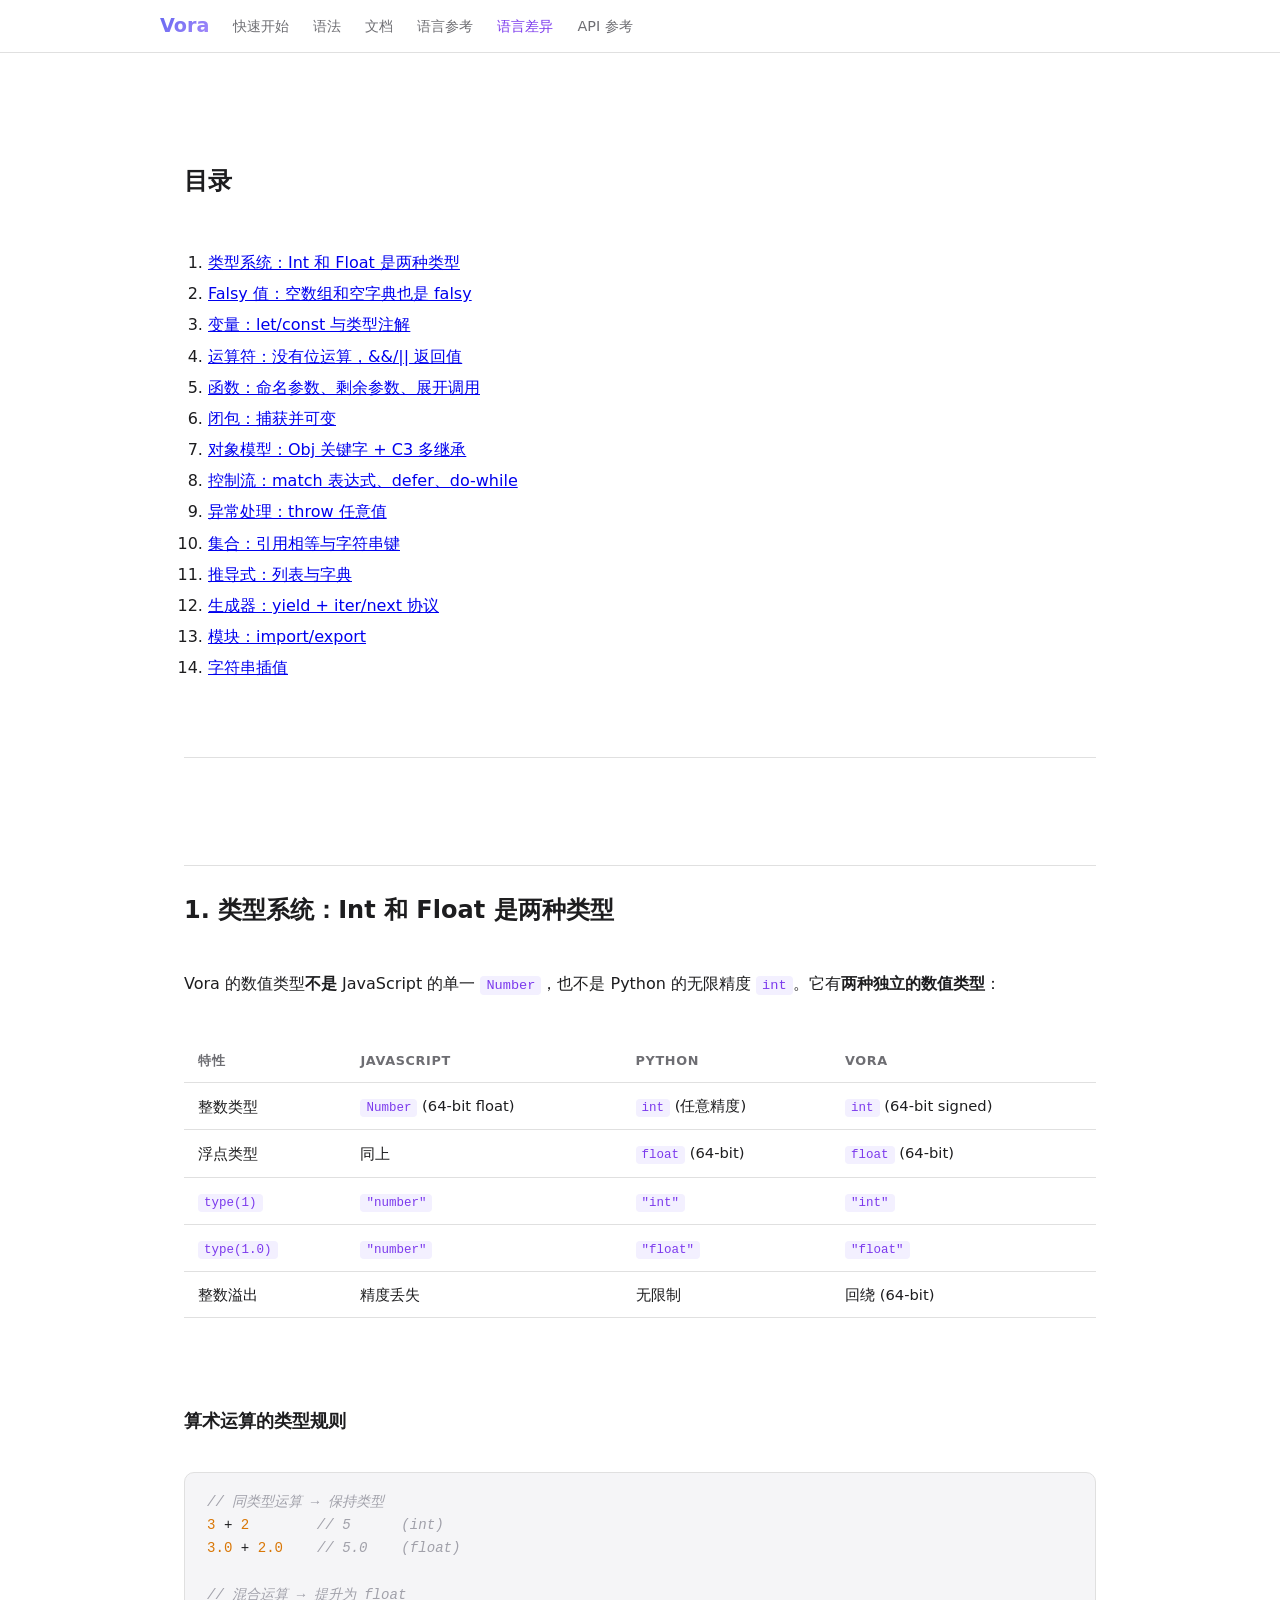
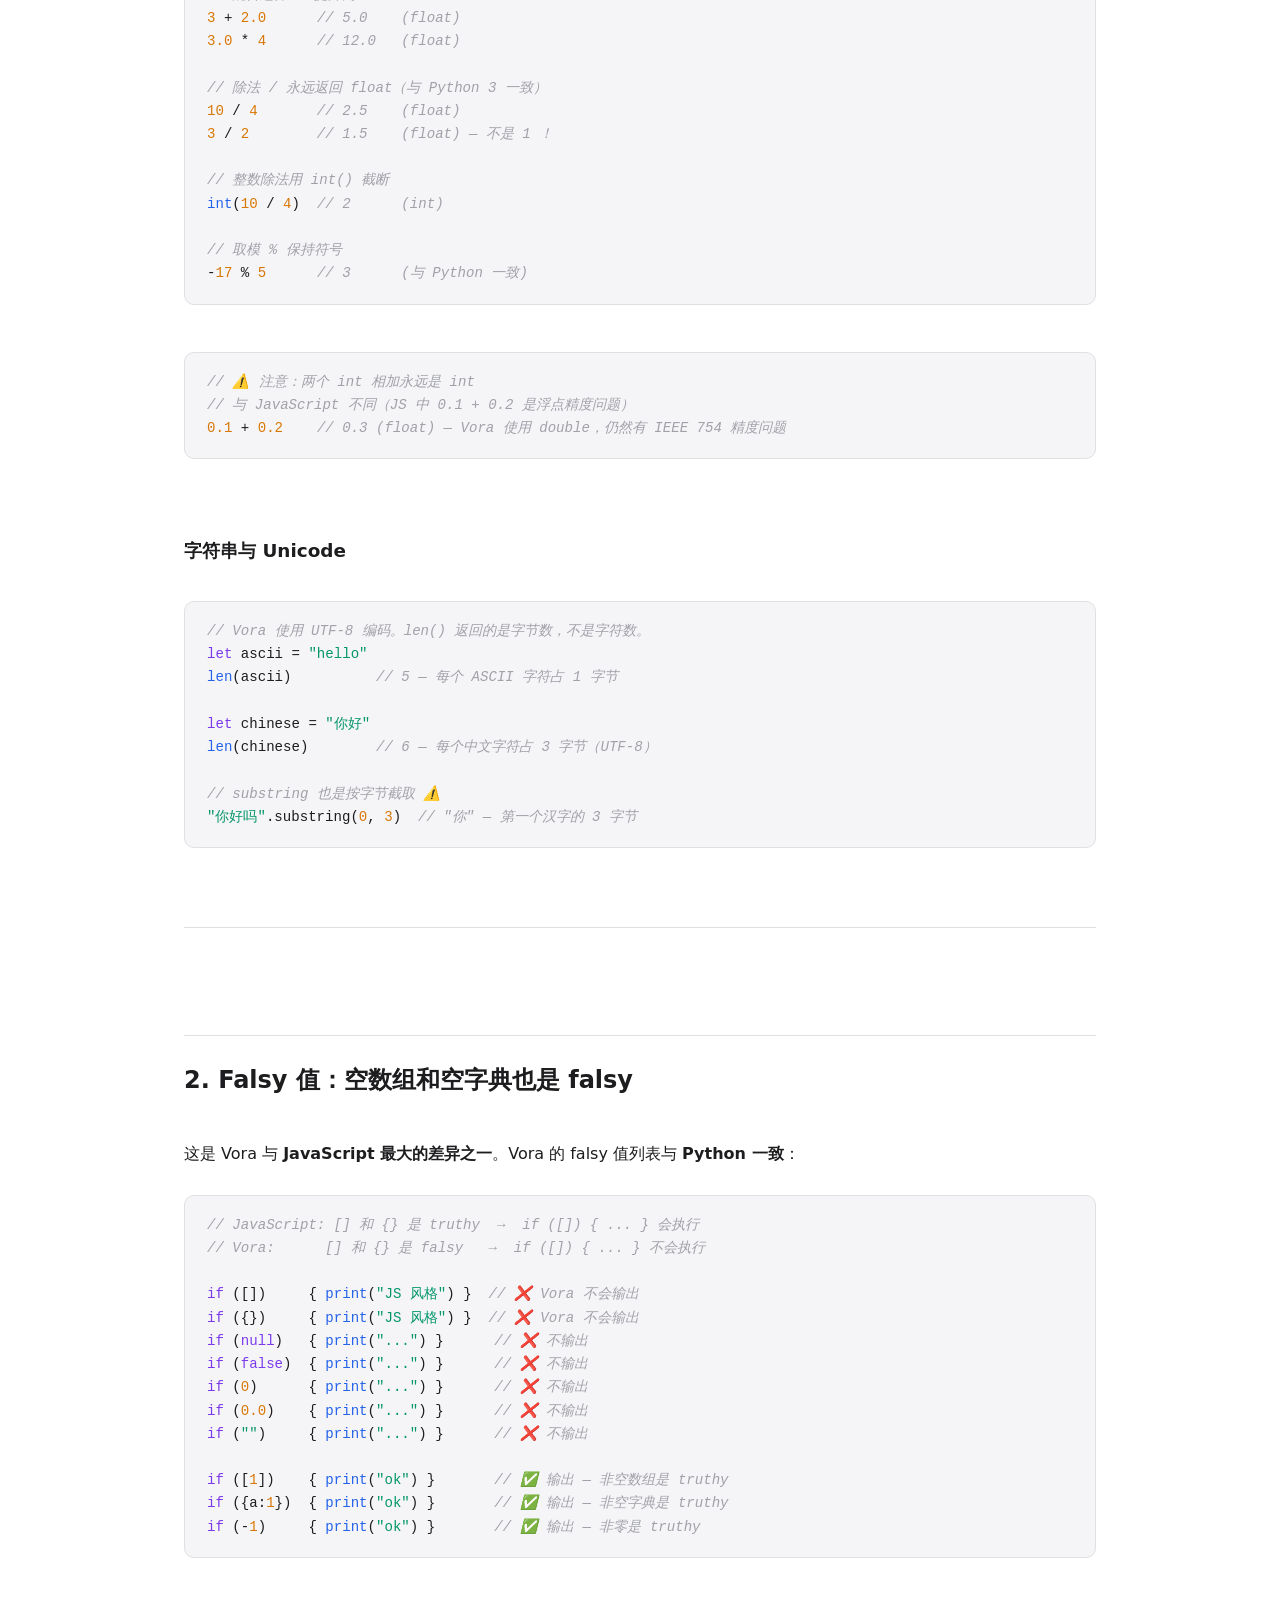
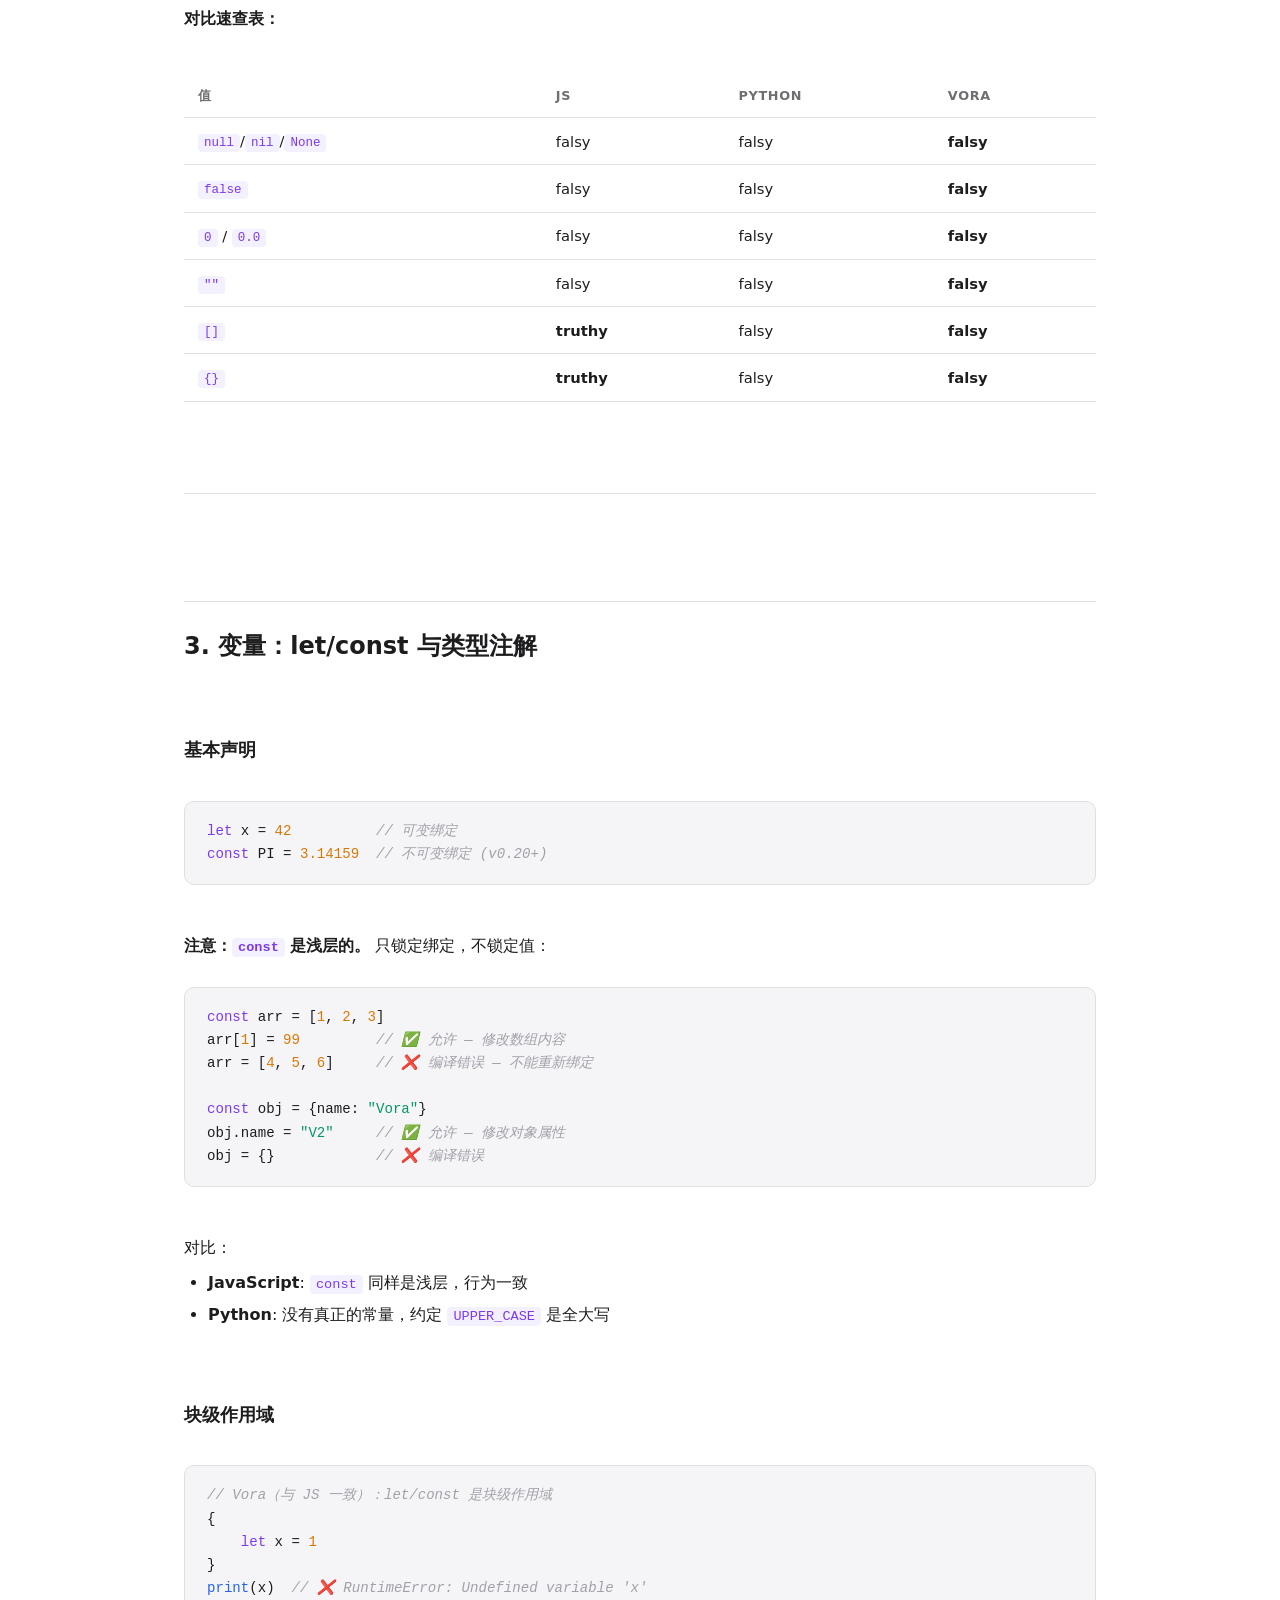
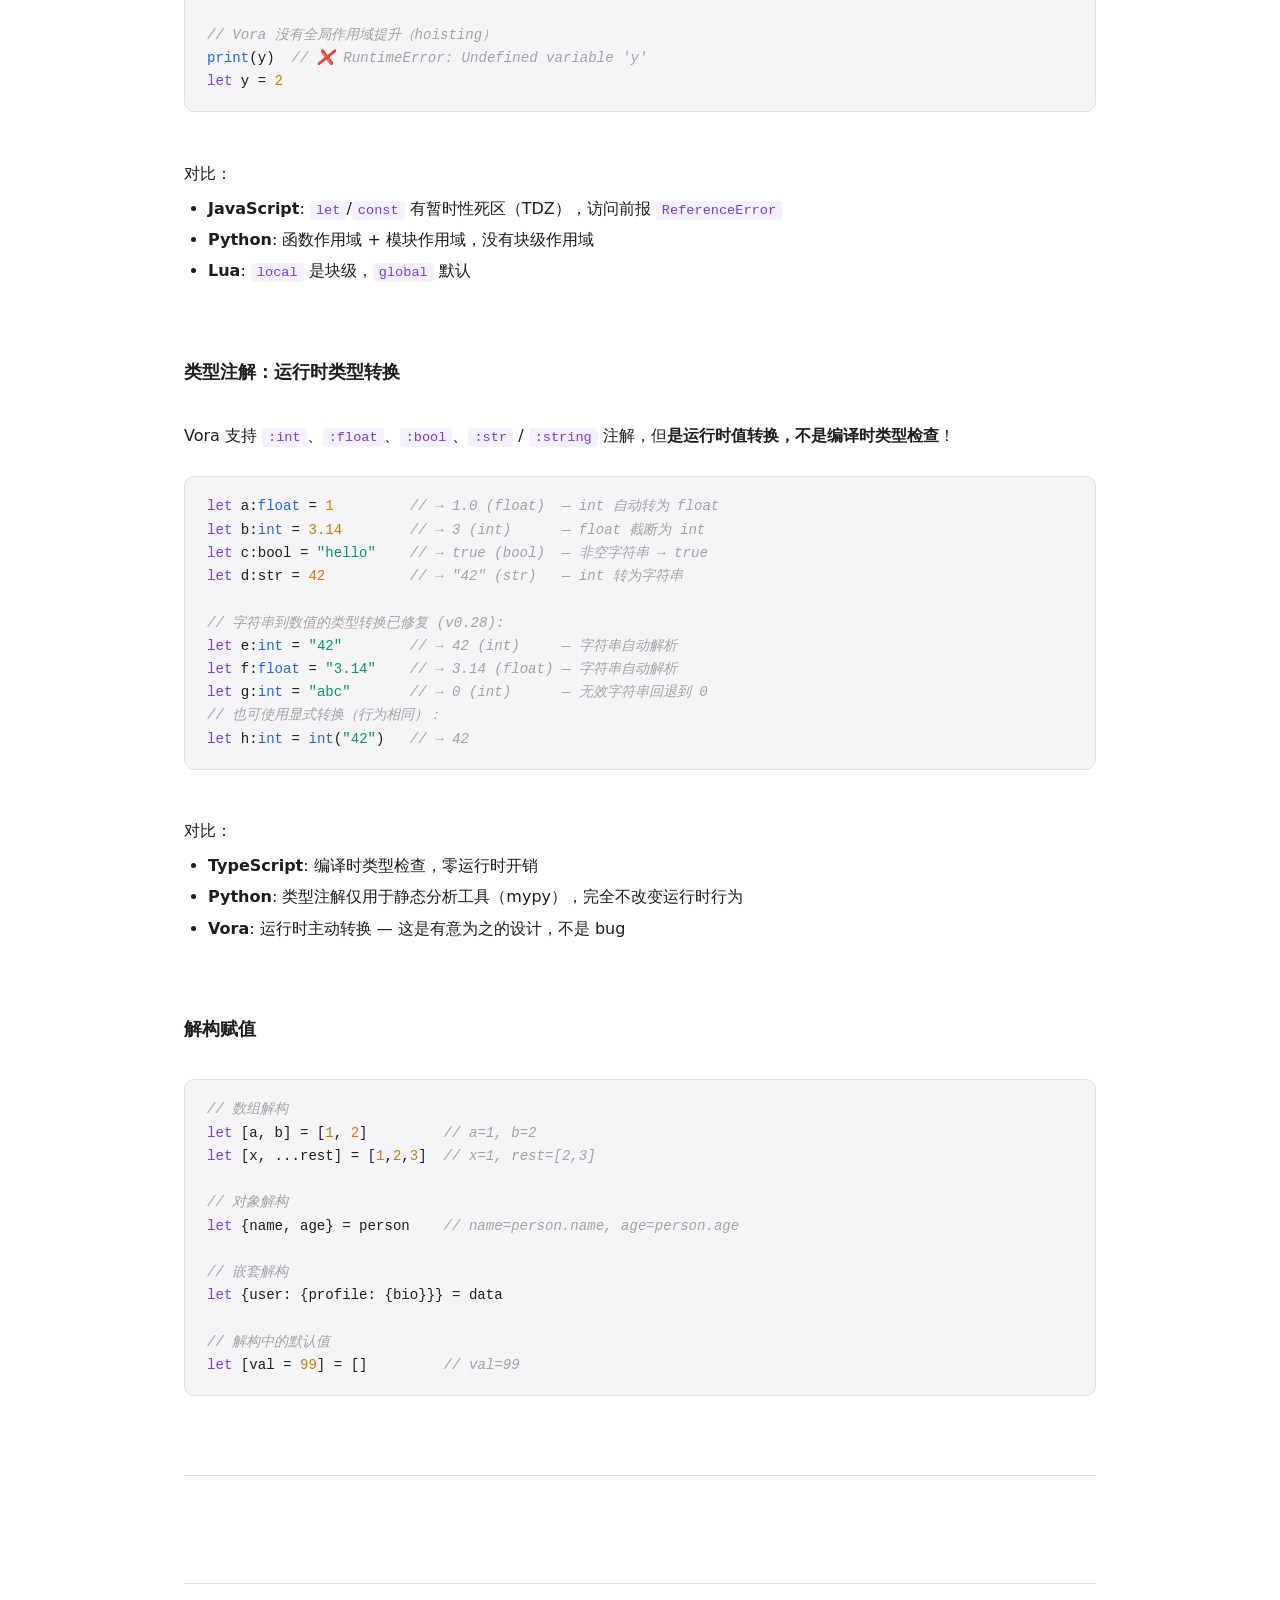
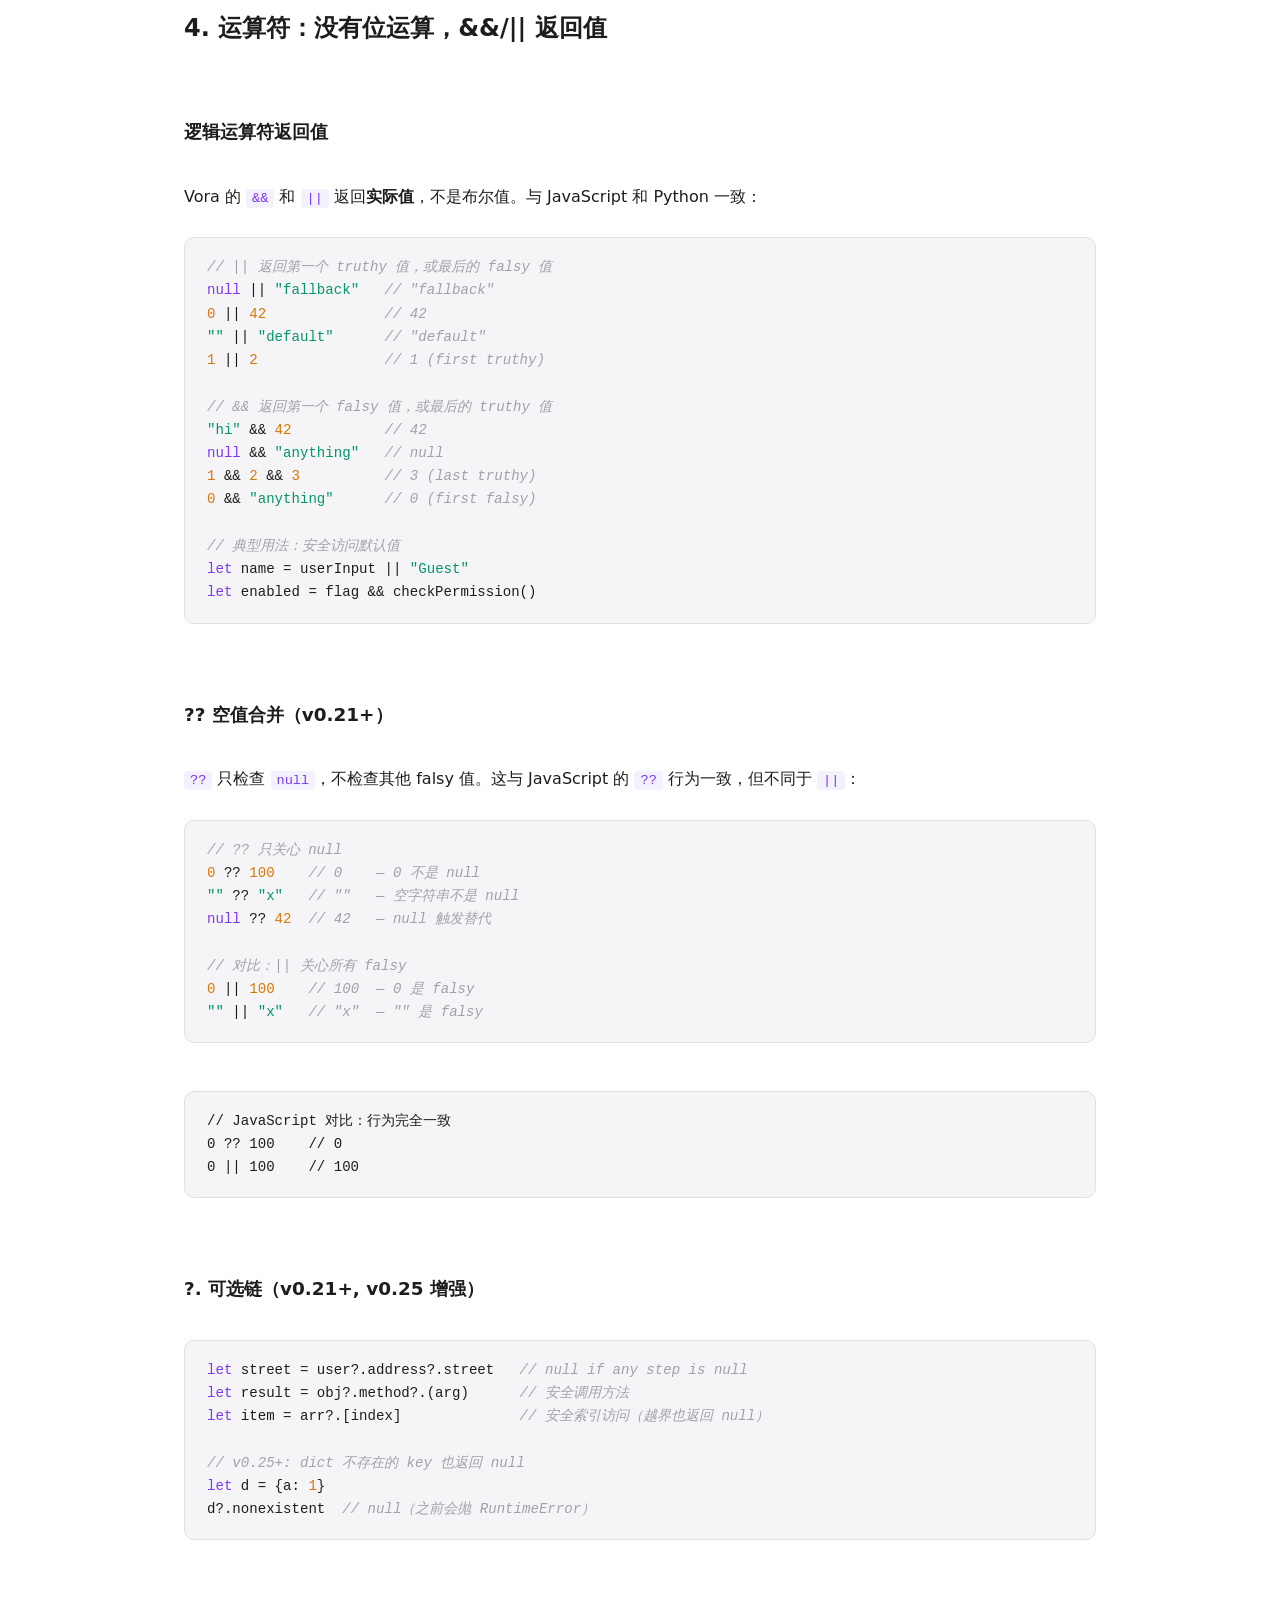
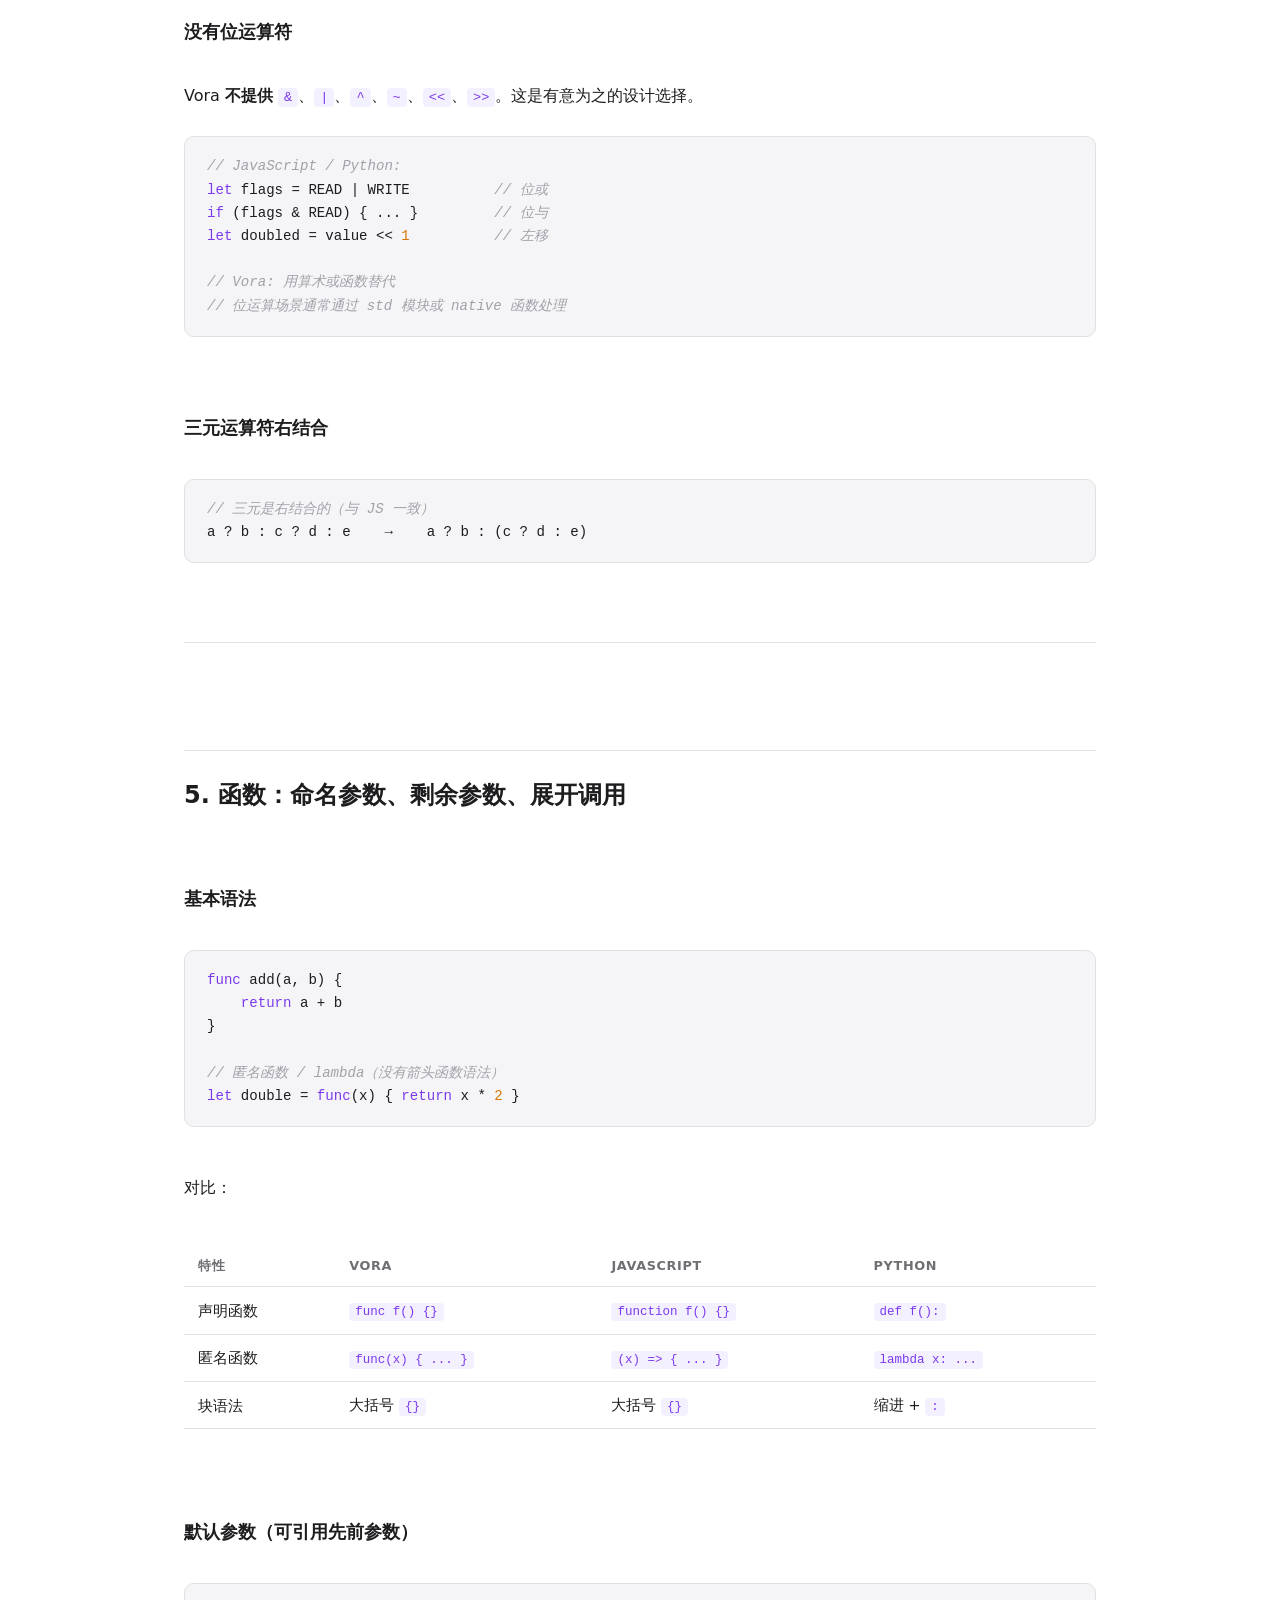
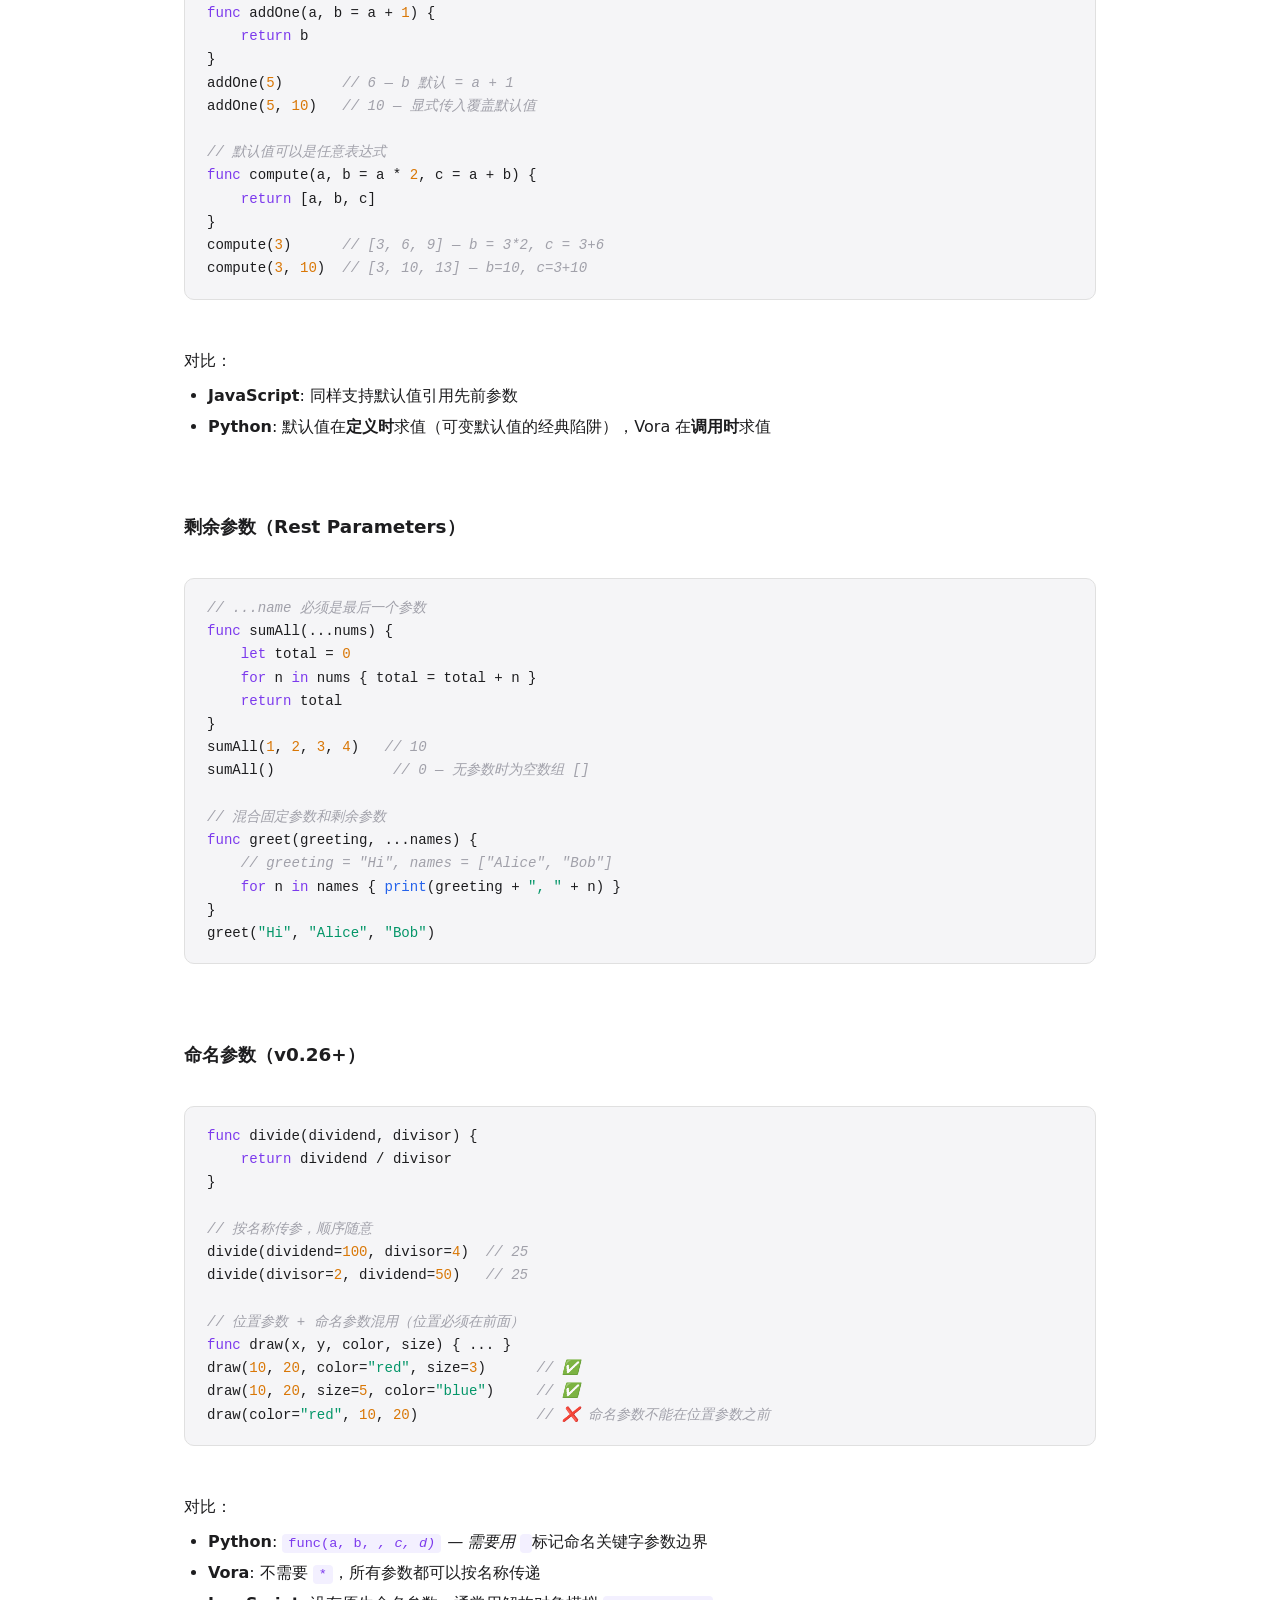
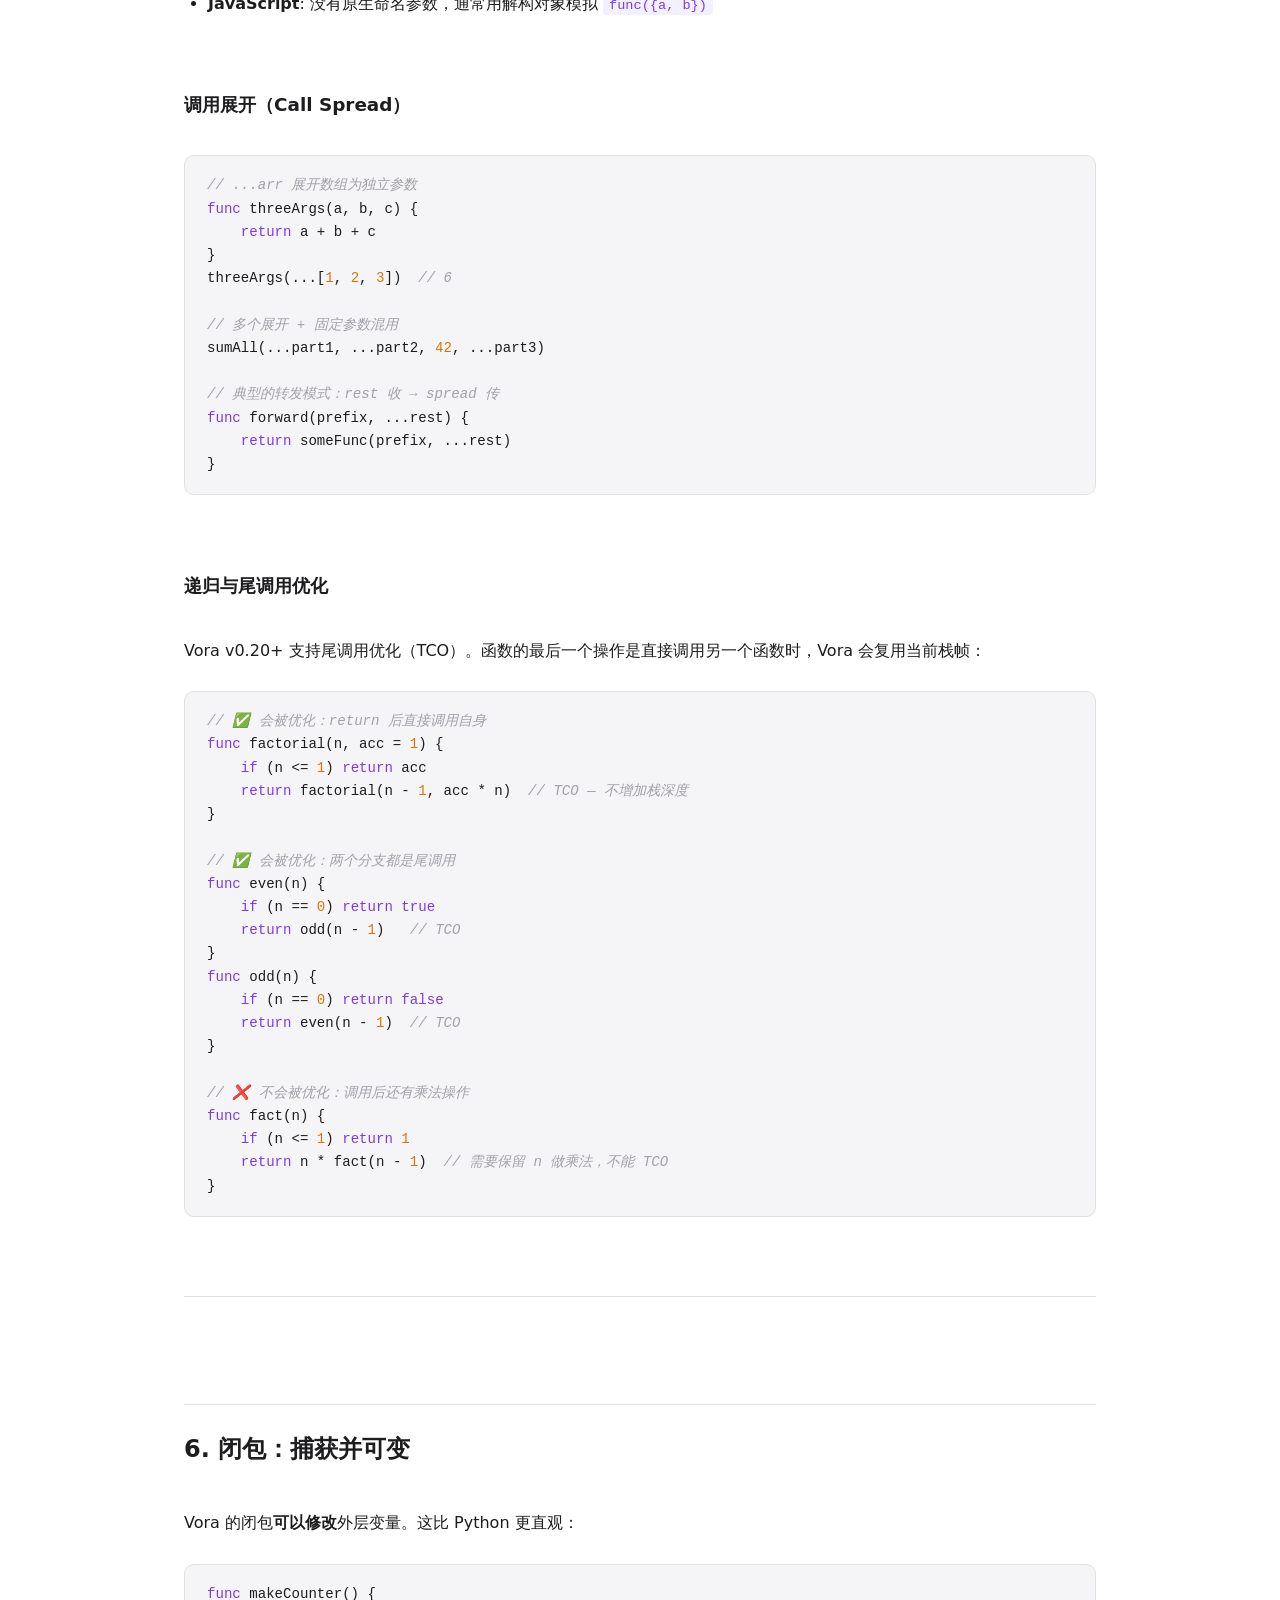
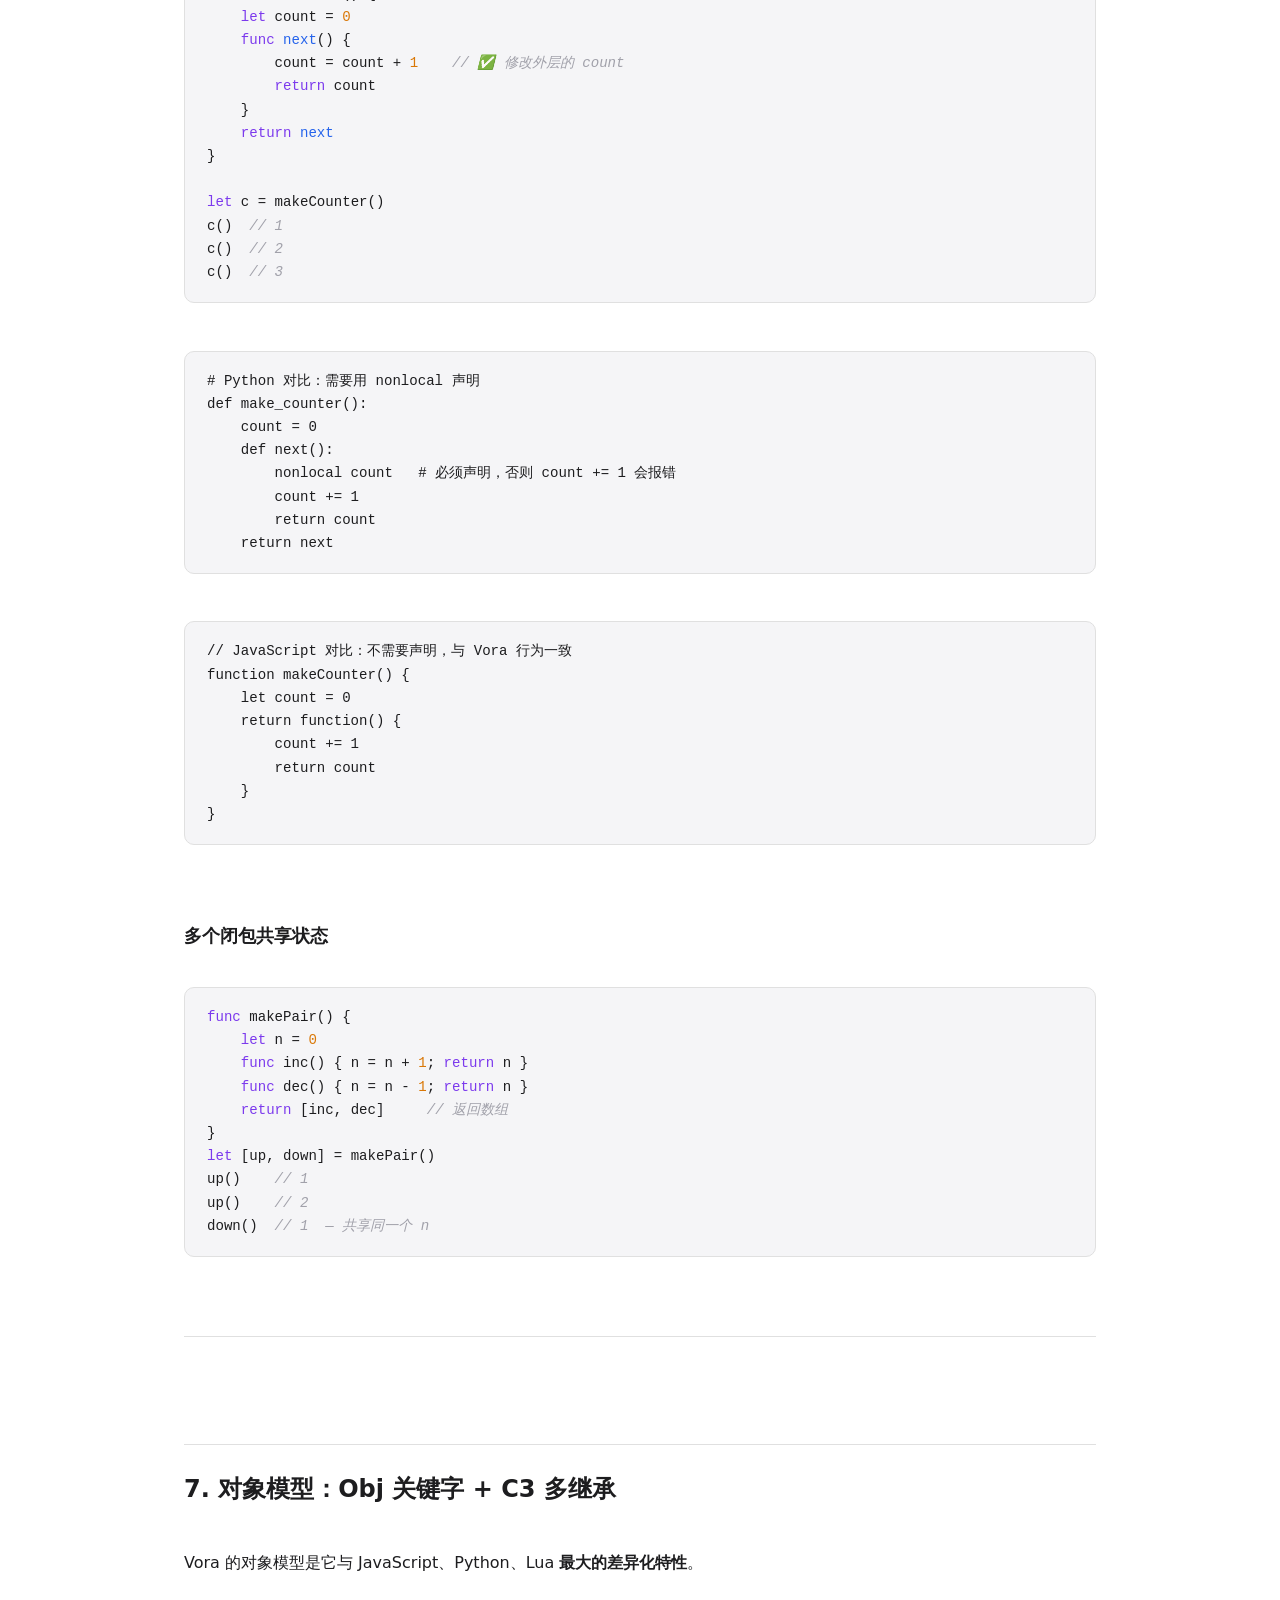
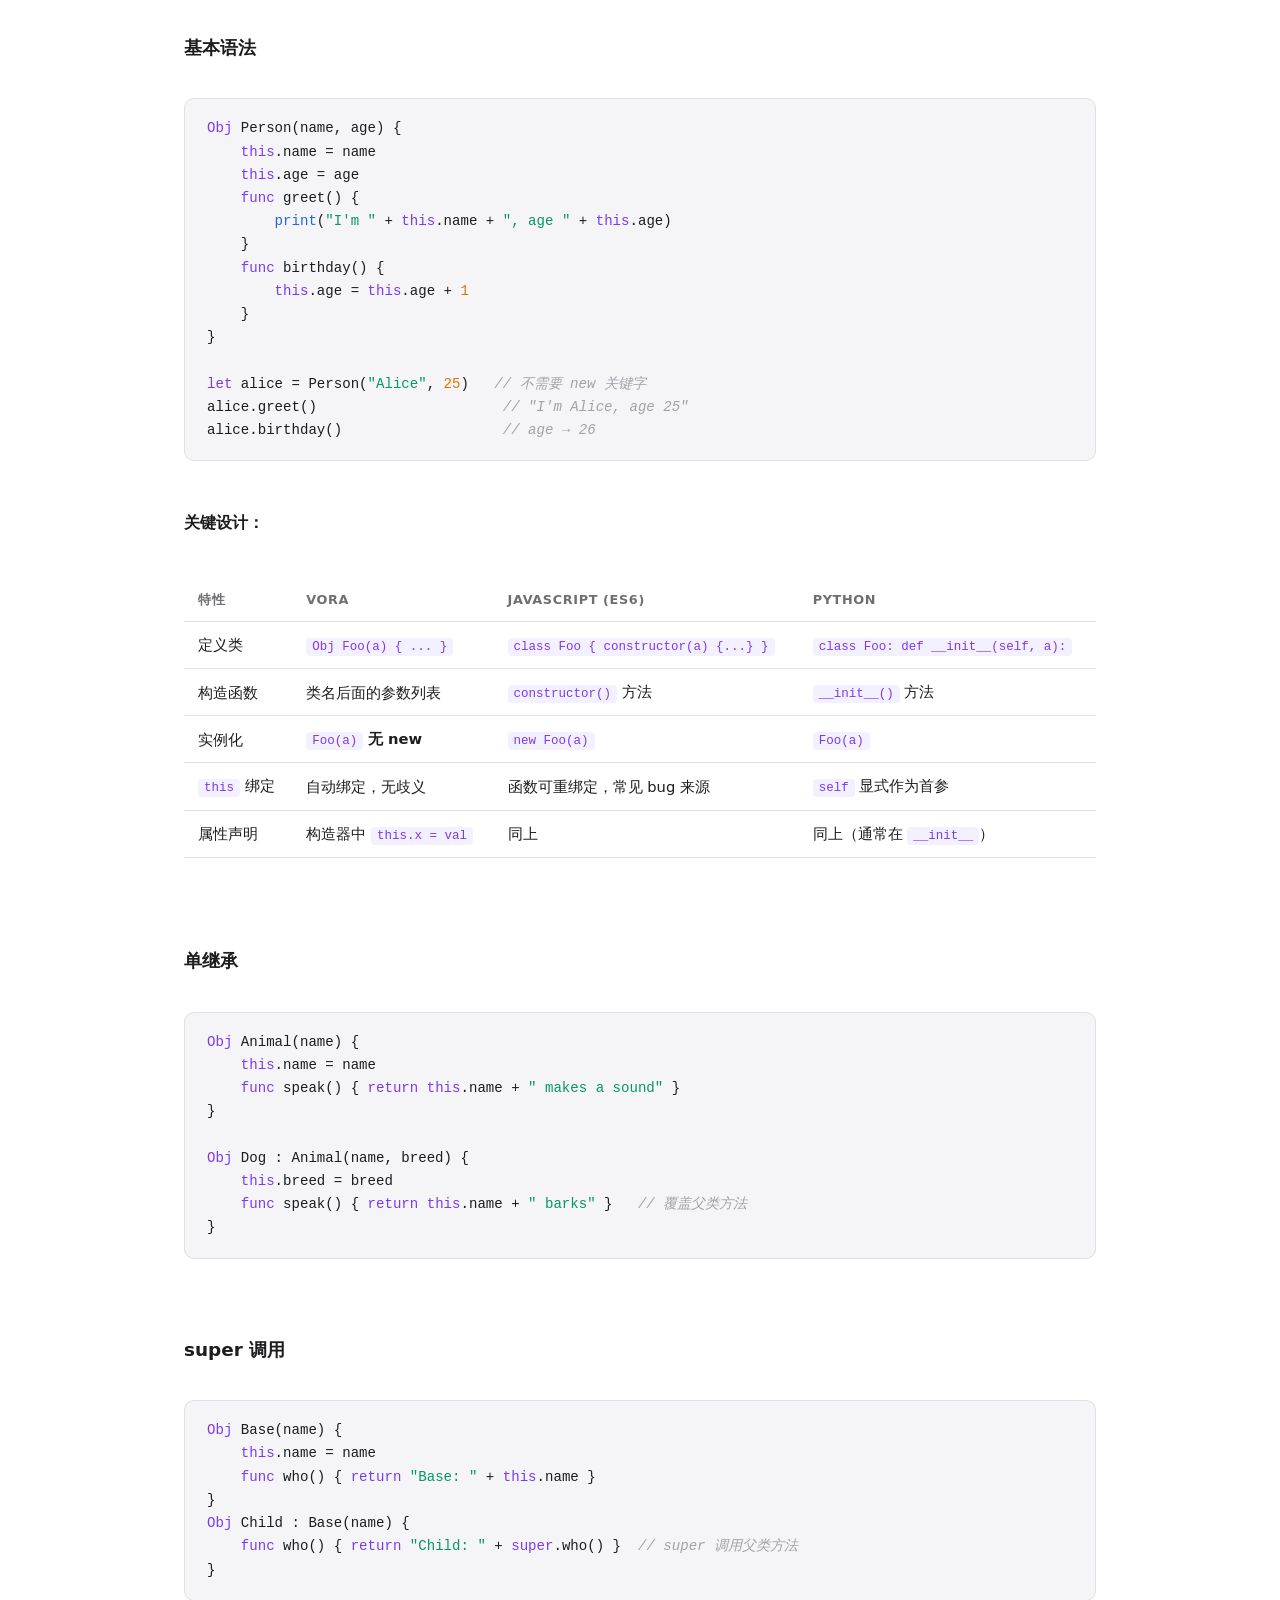
<file: docs/user-guide.html>
<!doctype html>
<html lang="zh-CN">
<head>
<meta charset="UTF-8" />
<meta name="viewport" content="width=device-width, initial-scale=1.0" />
<title>语言差异指南 — Vora 文档</title>
<link rel="icon" href="../vora_logo.svg" type="image/svg+xml" />
<style>
    *, *::before, *::after { margin: 0; padding: 0; box-sizing: border-box; }
    :root {
        --bg: #ffffff; --card: #f5f5f7; --border: #e0e0e0;
        --text: #1d1d1f; --text2: #6e6e73; --kw: #7c3aed; --str: #059669;
        --num: #d97706; --fn: #2563eb; --lit: #ea580c; --cmt: #a1a1aa;
        --radius: 10px;
        --mono: "Cascadia Code", "Fira Code", "JetBrains Mono", "Consolas", monospace;
        --sans: "Inter", "Segoe UI", system-ui, -apple-system, sans-serif;
    }
    html { scroll-behavior: smooth; font-size: 16px; }
    body { font-family: var(--sans); background: var(--bg); color: var(--text); line-height: 1.7; -webkit-font-smoothing: antialiased; }
    .nav { position: sticky; top: 0; z-index: 100; background: rgba(255,255,255,0.85); backdrop-filter: blur(12px); border-bottom: 1px solid var(--border); padding: 0 24px; }
    .nav-inner { max-width: 960px; margin: 0 auto; display: flex; align-items: center; gap: 24px; height: 52px; font-size: 0.9rem; font-weight: 500; }
    .nav a { color: var(--text2); text-decoration: none; transition: color 0.2s; }
    .nav a:hover { color: var(--kw); }
    .nav .active { color: var(--kw); }
    .section { max-width: 960px; margin: 0 auto; padding: 60px 24px; }
    .section h1 { font-size: 2.2rem; font-weight: 800; margin-bottom: 8px; }
    .section h2 { font-size: 1.5rem; font-weight: 700; margin: 48px 0 12px; padding-top: 24px; border-top: 1px solid var(--border); }
    .section h2:first-of-type { border-top: none; padding-top: 0; }
    .section h3 { font-size: 1.15rem; font-weight: 600; margin: 28px 0 8px; }
    .section-desc { color: var(--text2); margin-bottom: 32px; font-size: 1.05rem; }
    .code { background: var(--card); border: 1px solid var(--border); border-radius: var(--radius); padding: 18px 22px; font-family: var(--mono); font-size: 0.88rem; line-height: 1.65; overflow-x: auto; margin-bottom: 20px; color: var(--text); }
    .shell { background: #1e1e2e; color: #cdd6f4; border-radius: var(--radius); padding: 14px 18px; font-family: var(--mono); font-size: 0.85rem; line-height: 1.6; overflow-x: auto; margin-bottom: 20px; }
    .shell .prompt { color: #a6e3a1; }
    .shell .out { color: #bac2de; }
    code { font-family: var(--mono); font-size: 0.88em; }
    p code, li code, td code { background: #f3f0ff; color: var(--kw); padding: 2px 6px; border-radius: 4px; font-size: 0.85em; }
    .kw { color: var(--kw); } .str { color: var(--str); } .num { color: var(--num); }
    .fn { color: var(--fn); } .lit { color: var(--lit); } .cmt { color: var(--cmt); font-style: italic; }
    .interp { color: #db2777; } .type { color: #0d9488; }
    table { width: 100%; border-collapse: collapse; font-size: 0.92rem; margin: 16px 0 32px; }
    th, td { text-align: left; padding: 10px 14px; border-bottom: 1px solid var(--border); }
    th { font-weight: 600; color: var(--text2); font-size: 0.8rem; text-transform: uppercase; letter-spacing: 0.05em; }
    tr:hover td { background: #fafafa; }
    .note { background: #fefce8; border: 1px solid #fde68a; border-radius: var(--radius); padding: 14px 18px; margin: 20px 0; font-size: 0.9rem; color: #92400e; }
    .note strong { color: #d97706; }
    .version-tag { font-size: 0.85rem; color: var(--text2); font-style: italic; margin: 4px 0 16px; }
    .footer { border-top: 1px solid var(--border); padding: 40px 24px; text-align: center; color: var(--text2); font-size: 0.85rem; }
    .footer a { color: var(--kw); text-decoration: none; }
    .footer a:hover { text-decoration: underline; }
    ul, ol { margin: 8px 0 16px 24px; }
    li { margin-bottom: 4px; }
    hr { border: none; border-top: 1px solid var(--border); margin: 32px 0; }
    blockquote { border-left: 3px solid #c4b5fd; padding: 8px 16px; margin: 16px 0; background: #faf5ff; border-radius: 0 var(--radius) var(--radius) 0; }
    @media (max-width: 768px) { .section h1 { font-size: 1.6rem; } .section h2 { font-size: 1.3rem; } }
</style>
</head>
<body>

<nav class="nav">
    <div class="nav-inner">
        <a href="../index.html" style="font-size:1.2rem;font-weight:800;background:linear-gradient(135deg,#6366f1,#a78bfa);-webkit-background-clip:text;-webkit-text-fill-color:transparent;background-clip:text;text-decoration:none;">Vora</a>
        <a href="../index.html#quickstart">快速开始</a>
        <a href="../index.html#syntax">语法</a>
        <a href="index.html">文档</a>
        <a href="language.html">语言参考</a>
        <a href="user-guide.html" class="active">语言差异</a>
        <a href="../api/index.html">API 参考</a>
    </div>
</nav>

<main class="section">
<h2 id="目录">目录</h2>
<br>
<ol>
<li><a href="#1-类型系统int-和-float-是两种类型">类型系统：Int 和 Float 是两种类型</a></li>
<li><a href="#2-falsy-值空数组和空字典也是-falsy">Falsy 值：空数组和空字典也是 falsy</a></li>
<li><a href="#3-变量letconst-与类型注解">变量：let/const 与类型注解</a></li>
<li><a href="#4-运算符没有位运算-返回值">运算符：没有位运算，&&/|| 返回值</a></li>
<li><a href="#5-函数命名参数剩余参数展开调用">函数：命名参数、剩余参数、展开调用</a></li>
<li><a href="#6-闭包捕获并可变">闭包：捕获并可变</a></li>
<li><a href="#7-对象模型obj-关键字--c3-多继承">对象模型：Obj 关键字 + C3 多继承</a></li>
<li><a href="#8-控制流match-表达式deferdo-while">控制流：match 表达式、defer、do-while</a></li>
<li><a href="#9-异常处理throw-任意值">异常处理：throw 任意值</a></li>
<li><a href="#10-集合引用相等与字符串键">集合：引用相等与字符串键</a></li>
<li><a href="#11-推导式列表与字典">推导式：列表与字典</a></li>
<li><a href="#12-生成器yield--iternext-协议">生成器：yield + iter/next 协议</a></li>
<li><a href="#13-模块importexport">模块：import/export</a></li>
<li><a href="#14-字符串插值">字符串插值</a></li>
</ol>
<br>
<hr>
<br>
<h2 id="1-类型系统-int-和-float-是两种类型">1. 类型系统：Int 和 Float 是两种类型</h2>
<br>
<p>Vora 的数值类型<strong>不是</strong> JavaScript 的单一 <code>Number</code>，也不是 Python 的无限精度 <code>int</code>。它有<strong>两种独立的数值类型</strong>：</p>
<br>
<table>
<tr><th>特性</th><th>JavaScript</th><th>Python</th><th>Vora</th></tr>
<tr><td>整数类型</td><td><code>Number</code> (64-bit float)</td><td><code>int</code> (任意精度)</td><td><code>int</code> (64-bit signed)</td></tr>
<tr><td>浮点类型</td><td>同上</td><td><code>float</code> (64-bit)</td><td><code>float</code> (64-bit)</td></tr>
<tr><td><code>type(1)</code></td><td><code>"number"</code></td><td><code>"int"</code></td><td><code>"int"</code></td></tr>
<tr><td><code>type(1.0)</code></td><td><code>"number"</code></td><td><code>"float"</code></td><td><code>"float"</code></td></tr>
<tr><td>整数溢出</td><td>精度丢失</td><td>无限制</td><td>回绕 (64-bit)</td></tr>
</table>
<br>
<h3 id="算术运算的类型规则">算术运算的类型规则</h3>
<br>
<div class="code"><pre><span class="cmt">// 同类型运算 → 保持类型</span>
<span class="num">3</span> + <span class="num">2</span>        <span class="cmt">// 5      (int)</span>
<span class="num">3.0</span> + <span class="num">2.0</span>    <span class="cmt">// 5.0    (float)</span>

<span class="cmt">// 混合运算 → 提升为 float</span>
<span class="num">3</span> + <span class="num">2.0</span>      <span class="cmt">// 5.0    (float)</span>
<span class="num">3.0</span> * <span class="num">4</span>      <span class="cmt">// 12.0   (float)</span>

<span class="cmt">// 除法 / 永远返回 float（与 Python 3 一致）</span>
<span class="num">10</span> / <span class="num">4</span>       <span class="cmt">// 2.5    (float)</span>
<span class="num">3</span> / <span class="num">2</span>        <span class="cmt">// 1.5    (float) — 不是 1 ！</span>

<span class="cmt">// 整数除法用 int() 截断</span>
<span class="fn">int</span>(<span class="num">10</span> / <span class="num">4</span>)  <span class="cmt">// 2      (int)</span>

<span class="cmt">// 取模 % 保持符号</span>
-<span class="num">17</span> % <span class="num">5</span>      <span class="cmt">// 3      (与 Python 一致)</span></pre></div>
<br>
<div class="code"><pre><span class="cmt">// ⚠️ 注意：两个 int 相加永远是 int</span>
<span class="cmt">// 与 JavaScript 不同（JS 中 0.1 + 0.2 是浮点精度问题）</span>
<span class="num">0.1</span> + <span class="num">0.2</span>    <span class="cmt">// 0.3 (float) — Vora 使用 double，仍然有 IEEE 754 精度问题</span></pre></div>
<br>
<h3 id="字符串与-unicode">字符串与 Unicode</h3>
<br>
<div class="code"><pre><span class="cmt">// Vora 使用 UTF-8 编码。len() 返回的是字节数，不是字符数。</span>
<span class="kw">let</span> ascii = <span class="str">&quot;hello&quot;</span>
<span class="fn">len</span>(ascii)          <span class="cmt">// 5 — 每个 ASCII 字符占 1 字节</span>

<span class="kw">let</span> chinese = <span class="str">&quot;你好&quot;</span>
<span class="fn">len</span>(chinese)        <span class="cmt">// 6 — 每个中文字符占 3 字节（UTF-8）</span>

<span class="cmt">// substring 也是按字节截取 ⚠️</span>
<span class="str">&quot;你好吗&quot;</span>.substring(<span class="num">0</span>, <span class="num">3</span>)  <span class="cmt">// &quot;你&quot; — 第一个汉字的 3 字节</span></pre></div>
<br>
<hr>
<br>
<h2 id="2-falsy-值-空数组和空字典也是-falsy">2. Falsy 值：空数组和空字典也是 falsy</h2>
<br>
<p>这是 Vora 与 <strong>JavaScript 最大的差异之一</strong>。Vora 的 falsy 值列表与 <strong>Python 一致</strong>：</p>
<br>
<div class="code"><pre><span class="cmt">// JavaScript: [] 和 {} 是 truthy  →  if ([]) { ... } 会执行</span>
<span class="cmt">// Vora:      [] 和 {} 是 falsy   →  if ([]) { ... } 不会执行</span>

<span class="kw">if</span> ([])     { <span class="fn">print</span>(<span class="str">&quot;JS 风格&quot;</span>) }  <span class="cmt">// ❌ Vora 不会输出</span>
<span class="kw">if</span> ({})     { <span class="fn">print</span>(<span class="str">&quot;JS 风格&quot;</span>) }  <span class="cmt">// ❌ Vora 不会输出</span>
<span class="kw">if</span> (<span class="kw">null</span>)   { <span class="fn">print</span>(<span class="str">&quot;...&quot;</span>) }      <span class="cmt">// ❌ 不输出</span>
<span class="kw">if</span> (<span class="kw">false</span>)  { <span class="fn">print</span>(<span class="str">&quot;...&quot;</span>) }      <span class="cmt">// ❌ 不输出</span>
<span class="kw">if</span> (<span class="num">0</span>)      { <span class="fn">print</span>(<span class="str">&quot;...&quot;</span>) }      <span class="cmt">// ❌ 不输出</span>
<span class="kw">if</span> (<span class="num">0.0</span>)    { <span class="fn">print</span>(<span class="str">&quot;...&quot;</span>) }      <span class="cmt">// ❌ 不输出</span>
<span class="kw">if</span> (<span class="str">&quot;&quot;</span>)     { <span class="fn">print</span>(<span class="str">&quot;...&quot;</span>) }      <span class="cmt">// ❌ 不输出</span>

<span class="kw">if</span> ([<span class="num">1</span>])    { <span class="fn">print</span>(<span class="str">&quot;ok&quot;</span>) }       <span class="cmt">// ✅ 输出 — 非空数组是 truthy</span>
<span class="kw">if</span> ({a:<span class="num">1</span>})  { <span class="fn">print</span>(<span class="str">&quot;ok&quot;</span>) }       <span class="cmt">// ✅ 输出 — 非空字典是 truthy</span>
<span class="kw">if</span> (-<span class="num">1</span>)     { <span class="fn">print</span>(<span class="str">&quot;ok&quot;</span>) }       <span class="cmt">// ✅ 输出 — 非零是 truthy</span></pre></div>
<br>
<p><strong>对比速查表：</strong></p>
<br>
<table>
<tr><th>值</th><th>JS</th><th>Python</th><th>Vora</th></tr>
<tr><td><code>null</code>/<code>nil</code>/<code>None</code></td><td>falsy</td><td>falsy</td><td><strong>falsy</strong></td></tr>
<tr><td><code>false</code></td><td>falsy</td><td>falsy</td><td><strong>falsy</strong></td></tr>
<tr><td><code>0</code> / <code>0.0</code></td><td>falsy</td><td>falsy</td><td><strong>falsy</strong></td></tr>
<tr><td><code>""</code></td><td>falsy</td><td>falsy</td><td><strong>falsy</strong></td></tr>
<tr><td><code>[]</code></td><td><strong>truthy</strong></td><td>falsy</td><td><strong>falsy</strong></td></tr>
<tr><td><code>{}</code></td><td><strong>truthy</strong></td><td>falsy</td><td><strong>falsy</strong></td></tr>
</table>
<br>
<hr>
<br>
<h2 id="3-变量-let-const-与类型注解">3. 变量：let/const 与类型注解</h2>
<br>
<h3 id="基本声明">基本声明</h3>
<br>
<div class="code"><pre><span class="kw">let</span> x = <span class="num">42</span>          <span class="cmt">// 可变绑定</span>
<span class="kw">const</span> PI = <span class="num">3.14159</span>  <span class="cmt">// 不可变绑定 (v0.20+)</span></pre></div>
<br>
<p><strong>注意：<code>const</code> 是浅层的。</strong> 只锁定绑定，不锁定值：</p>
<br>
<div class="code"><pre><span class="kw">const</span> arr = [<span class="num">1</span>, <span class="num">2</span>, <span class="num">3</span>]
arr[<span class="num">1</span>] = <span class="num">99</span>         <span class="cmt">// ✅ 允许 — 修改数组内容</span>
arr = [<span class="num">4</span>, <span class="num">5</span>, <span class="num">6</span>]     <span class="cmt">// ❌ 编译错误 — 不能重新绑定</span>

<span class="kw">const</span> obj = {name: <span class="str">&quot;Vora&quot;</span>}
obj.name = <span class="str">&quot;V2&quot;</span>     <span class="cmt">// ✅ 允许 — 修改对象属性</span>
obj = {}            <span class="cmt">// ❌ 编译错误</span></pre></div>
<br>
<p>对比：</p>
<ul>
<li><strong>JavaScript</strong>: <code>const</code> 同样是浅层，行为一致</li>
<li><strong>Python</strong>: 没有真正的常量，约定 <code>UPPER_CASE</code> 是全大写</li>
</ul>
<br>
<h3 id="块级作用域">块级作用域</h3>
<br>
<div class="code"><pre><span class="cmt">// Vora（与 JS 一致）：let/const 是块级作用域</span>
{
    <span class="kw">let</span> x = <span class="num">1</span>
}
<span class="fn">print</span>(x)  <span class="cmt">// ❌ RuntimeError: Undefined variable 'x'</span>

<span class="cmt">// Vora 没有全局作用域提升（hoisting）</span>
<span class="fn">print</span>(y)  <span class="cmt">// ❌ RuntimeError: Undefined variable 'y'</span>
<span class="kw">let</span> y = <span class="num">2</span></pre></div>
<br>
<p>对比：</p>
<ul>
<li><strong>JavaScript</strong>: <code>let</code>/<code>const</code> 有暂时性死区（TDZ），访问前报 <code>ReferenceError</code></li>
<li><strong>Python</strong>: 函数作用域 + 模块作用域，没有块级作用域</li>
<li><strong>Lua</strong>: <code>local</code> 是块级，<code>global</code> 默认</li>
</ul>
<br>
<h3 id="类型注解-运行时类型转换">类型注解：运行时类型转换</h3>
<br>
<p>Vora 支持 <code>:int</code>、<code>:float</code>、<code>:bool</code>、<code>:str</code> / <code>:string</code> 注解，但<strong>是运行时值转换，不是编译时类型检查</strong>！</p>
<br>
<div class="code"><pre><span class="kw">let</span> a:<span class="fn">float</span> = <span class="num">1</span>         <span class="cmt">// → 1.0 (float)  — int 自动转为 float</span>
<span class="kw">let</span> b:<span class="fn">int</span> = <span class="num">3.14</span>        <span class="cmt">// → 3 (int)      — float 截断为 int</span>
<span class="kw">let</span> c:bool = <span class="str">&quot;hello&quot;</span>    <span class="cmt">// → true (bool)  — 非空字符串 → true</span>
<span class="kw">let</span> d:str = <span class="num">42</span>          <span class="cmt">// → &quot;42&quot; (str)   — int 转为字符串</span>

<span class="cmt">// 字符串到数值的类型转换已修复 (v0.28):</span>
<span class="kw">let</span> e:<span class="fn">int</span> = <span class="str">&quot;42&quot;</span>        <span class="cmt">// → 42 (int)     — 字符串自动解析</span>
<span class="kw">let</span> f:<span class="fn">float</span> = <span class="str">&quot;3.14&quot;</span>    <span class="cmt">// → 3.14 (float) — 字符串自动解析</span>
<span class="kw">let</span> g:<span class="fn">int</span> = <span class="str">&quot;abc&quot;</span>       <span class="cmt">// → 0 (int)      — 无效字符串回退到 0</span>
<span class="cmt">// 也可使用显式转换（行为相同）：</span>
<span class="kw">let</span> h:<span class="fn">int</span> = <span class="fn">int</span>(<span class="str">&quot;42&quot;</span>)   <span class="cmt">// → 42</span></pre></div>
<br>
<p>对比：</p>
<ul>
<li><strong>TypeScript</strong>: 编译时类型检查，零运行时开销</li>
<li><strong>Python</strong>: 类型注解仅用于静态分析工具（mypy），完全不改变运行时行为</li>
<li><strong>Vora</strong>: 运行时主动转换 — 这是有意为之的设计，不是 bug</li>
</ul>
<br>
<h3 id="解构赋值">解构赋值</h3>
<br>
<div class="code"><pre><span class="cmt">// 数组解构</span>
<span class="kw">let</span> [a, b] = [<span class="num">1</span>, <span class="num">2</span>]         <span class="cmt">// a=1, b=2</span>
<span class="kw">let</span> [x, ...rest] = [<span class="num">1</span>,<span class="num">2</span>,<span class="num">3</span>]  <span class="cmt">// x=1, rest=[2,3]</span>

<span class="cmt">// 对象解构</span>
<span class="kw">let</span> {name, age} = person    <span class="cmt">// name=person.name, age=person.age</span>

<span class="cmt">// 嵌套解构</span>
<span class="kw">let</span> {user: {profile: {bio}}} = data

<span class="cmt">// 解构中的默认值</span>
<span class="kw">let</span> [val = <span class="num">99</span>] = []         <span class="cmt">// val=99</span></pre></div>
<br>
<hr>
<br>
<h2 id="4-运算符-没有位运算-返回值">4. 运算符：没有位运算，&&/|| 返回值</h2>
<br>
<h3 id="逻辑运算符返回值">逻辑运算符返回值</h3>
<br>
<p>Vora 的 <code>&&</code> 和 <code>||</code> 返回<strong>实际值</strong>，不是布尔值。与 JavaScript 和 Python 一致：</p>
<br>
<div class="code"><pre><span class="cmt">// || 返回第一个 truthy 值，或最后的 falsy 值</span>
<span class="kw">null</span> || <span class="str">&quot;fallback&quot;</span>   <span class="cmt">// &quot;fallback&quot;</span>
<span class="num">0</span> || <span class="num">42</span>              <span class="cmt">// 42</span>
<span class="str">&quot;&quot;</span> || <span class="str">&quot;default&quot;</span>      <span class="cmt">// &quot;default&quot;</span>
<span class="num">1</span> || <span class="num">2</span>               <span class="cmt">// 1 (first truthy)</span>

<span class="cmt">// &amp;&amp; 返回第一个 falsy 值，或最后的 truthy 值</span>
<span class="str">&quot;hi&quot;</span> &amp;&amp; <span class="num">42</span>           <span class="cmt">// 42</span>
<span class="kw">null</span> &amp;&amp; <span class="str">&quot;anything&quot;</span>   <span class="cmt">// null</span>
<span class="num">1</span> &amp;&amp; <span class="num">2</span> &amp;&amp; <span class="num">3</span>          <span class="cmt">// 3 (last truthy)</span>
<span class="num">0</span> &amp;&amp; <span class="str">&quot;anything&quot;</span>      <span class="cmt">// 0 (first falsy)</span>

<span class="cmt">// 典型用法：安全访问默认值</span>
<span class="kw">let</span> name = userInput || <span class="str">&quot;Guest&quot;</span>
<span class="kw">let</span> enabled = flag &amp;&amp; checkPermission()</pre></div>
<br>
<h3 id="空值合并-v0-21">?? 空值合并（v0.21+）</h3>
<br>
<p><code>??</code> 只检查 <code>null</code>，不检查其他 falsy 值。这与 JavaScript 的 <code>??</code> 行为一致，但不同于 <code>||</code>：</p>
<br>
<div class="code"><pre><span class="cmt">// ?? 只关心 null</span>
<span class="num">0</span> ?? <span class="num">100</span>    <span class="cmt">// 0    — 0 不是 null</span>
<span class="str">&quot;&quot;</span> ?? <span class="str">&quot;x&quot;</span>   <span class="cmt">// &quot;&quot;   — 空字符串不是 null</span>
<span class="kw">null</span> ?? <span class="num">42</span>  <span class="cmt">// 42   — null 触发替代</span>

<span class="cmt">// 对比：|| 关心所有 falsy</span>
<span class="num">0</span> || <span class="num">100</span>    <span class="cmt">// 100  — 0 是 falsy</span>
<span class="str">&quot;&quot;</span> || <span class="str">&quot;x&quot;</span>   <span class="cmt">// &quot;x&quot;  — &quot;&quot; 是 falsy</span></pre></div>
<br>
<div class="code"><pre>// JavaScript 对比：行为完全一致
0 ?? 100    // 0
0 || 100    // 100</pre></div>
<br>
<h3 id="可选链-v0-21-v0-25-增强">?. 可选链（v0.21+, v0.25 增强）</h3>
<br>
<div class="code"><pre><span class="kw">let</span> street = user?.address?.street   <span class="cmt">// null if any step is null</span>
<span class="kw">let</span> result = obj?.method?.(arg)      <span class="cmt">// 安全调用方法</span>
<span class="kw">let</span> item = arr?.[index]              <span class="cmt">// 安全索引访问（越界也返回 null）</span>

<span class="cmt">// v0.25+: dict 不存在的 key 也返回 null</span>
<span class="kw">let</span> d = {a: <span class="num">1</span>}
d?.nonexistent  <span class="cmt">// null（之前会抛 RuntimeError）</span></pre></div>
<br>
<h3 id="没有位运算符">没有位运算符</h3>
<br>
<p>Vora <strong>不提供</strong> <code>&</code>、<code>|</code>、<code>^</code>、<code>~</code>、<code><<</code>、<code>>></code>。这是有意为之的设计选择。</p>
<br>
<div class="code"><pre><span class="cmt">// JavaScript / Python:</span>
<span class="kw">let</span> flags = READ | WRITE          <span class="cmt">// 位或</span>
<span class="kw">if</span> (flags &amp; READ) { ... }         <span class="cmt">// 位与</span>
<span class="kw">let</span> doubled = value &lt;&lt; <span class="num">1</span>          <span class="cmt">// 左移</span>

<span class="cmt">// Vora: 用算术或函数替代</span>
<span class="cmt">// 位运算场景通常通过 std 模块或 native 函数处理</span></pre></div>
<br>
<h3 id="三元运算符右结合">三元运算符右结合</h3>
<br>
<div class="code"><pre><span class="cmt">// 三元是右结合的（与 JS 一致）</span>
a ? b : c ? d : e    →    a ? b : (c ? d : e)</pre></div>
<br>
<hr>
<br>
<h2 id="5-函数-命名参数-剩余参数-展开调用">5. 函数：命名参数、剩余参数、展开调用</h2>
<br>
<h3 id="基本语法">基本语法</h3>
<br>
<div class="code"><pre><span class="kw">func</span> add(a, b) {
    <span class="kw">return</span> a + b
}

<span class="cmt">// 匿名函数 / lambda（没有箭头函数语法）</span>
<span class="kw">let</span> double = <span class="kw">func</span>(x) { <span class="kw">return</span> x * <span class="num">2</span> }</pre></div>
<br>
<p>对比：</p>
<br>
<table>
<tr><th>特性</th><th>Vora</th><th>JavaScript</th><th>Python</th></tr>
<tr><td>声明函数</td><td><code>func f() {}</code></td><td><code>function f() {}</code></td><td><code>def f():</code></td></tr>
<tr><td>匿名函数</td><td><code>func(x) { ... }</code></td><td><code>(x) => { ... }</code></td><td><code>lambda x: ...</code></td></tr>
<tr><td>块语法</td><td>大括号 <code>{}</code></td><td>大括号 <code>{}</code></td><td>缩进 + <code>:</code></td></tr>
</table>
<br>
<h3 id="默认参数-可引用先前参数">默认参数（可引用先前参数）</h3>
<br>
<div class="code"><pre><span class="kw">func</span> addOne(a, b = a + <span class="num">1</span>) {
    <span class="kw">return</span> b
}
addOne(<span class="num">5</span>)       <span class="cmt">// 6 — b 默认 = a + 1</span>
addOne(<span class="num">5</span>, <span class="num">10</span>)   <span class="cmt">// 10 — 显式传入覆盖默认值</span>

<span class="cmt">// 默认值可以是任意表达式</span>
<span class="kw">func</span> compute(a, b = a * <span class="num">2</span>, c = a + b) {
    <span class="kw">return</span> [a, b, c]
}
compute(<span class="num">3</span>)      <span class="cmt">// [3, 6, 9] — b = 3*2, c = 3+6</span>
compute(<span class="num">3</span>, <span class="num">10</span>)  <span class="cmt">// [3, 10, 13] — b=10, c=3+10</span></pre></div>
<br>
<p>对比：</p>
<ul>
<li><strong>JavaScript</strong>: 同样支持默认值引用先前参数</li>
<li><strong>Python</strong>: 默认值在<strong>定义时</strong>求值（可变默认值的经典陷阱），Vora 在<strong>调用时</strong>求值</li>
</ul>
<br>
<h3 id="剩余参数-rest-parameters">剩余参数（Rest Parameters）</h3>
<br>
<div class="code"><pre><span class="cmt">// ...name 必须是最后一个参数</span>
<span class="kw">func</span> sumAll(...nums) {
    <span class="kw">let</span> total = <span class="num">0</span>
    <span class="kw">for</span> n <span class="kw">in</span> nums { total = total + n }
    <span class="kw">return</span> total
}
sumAll(<span class="num">1</span>, <span class="num">2</span>, <span class="num">3</span>, <span class="num">4</span>)   <span class="cmt">// 10</span>
sumAll()              <span class="cmt">// 0 — 无参数时为空数组 []</span>

<span class="cmt">// 混合固定参数和剩余参数</span>
<span class="kw">func</span> greet(greeting, ...names) {
    <span class="cmt">// greeting = &quot;Hi&quot;, names = [&quot;Alice&quot;, &quot;Bob&quot;]</span>
    <span class="kw">for</span> n <span class="kw">in</span> names { <span class="fn">print</span>(greeting + <span class="str">&quot;, &quot;</span> + n) }
}
greet(<span class="str">&quot;Hi&quot;</span>, <span class="str">&quot;Alice&quot;</span>, <span class="str">&quot;Bob&quot;</span>)</pre></div>
<br>
<h3 id="命名参数-v0-26">命名参数（v0.26+）</h3>
<br>
<div class="code"><pre><span class="kw">func</span> divide(dividend, divisor) {
    <span class="kw">return</span> dividend / divisor
}

<span class="cmt">// 按名称传参，顺序随意</span>
divide(dividend=<span class="num">100</span>, divisor=<span class="num">4</span>)  <span class="cmt">// 25</span>
divide(divisor=<span class="num">2</span>, dividend=<span class="num">50</span>)   <span class="cmt">// 25</span>

<span class="cmt">// 位置参数 + 命名参数混用（位置必须在前面）</span>
<span class="kw">func</span> draw(x, y, color, size) { ... }
draw(<span class="num">10</span>, <span class="num">20</span>, color=<span class="str">&quot;red&quot;</span>, size=<span class="num">3</span>)      <span class="cmt">// ✅</span>
draw(<span class="num">10</span>, <span class="num">20</span>, size=<span class="num">5</span>, color=<span class="str">&quot;blue&quot;</span>)     <span class="cmt">// ✅</span>
draw(color=<span class="str">&quot;red&quot;</span>, <span class="num">10</span>, <span class="num">20</span>)              <span class="cmt">// ❌ 命名参数不能在位置参数之前</span></pre></div>
<br>
<p>对比：</p>
<ul>
<li><strong>Python</strong>: <code>func(a, b, <em>, c, d)</code> — 需要用 <code></em></code> 标记命名关键字参数边界</li>
<li><strong>Vora</strong>: 不需要 <code>*</code>，所有参数都可以按名称传递</li>
<li><strong>JavaScript</strong>: 没有原生命名参数，通常用解构对象模拟 <code>func({a, b})</code></li>
</ul>
<br>
<h3 id="调用展开-call-spread">调用展开（Call Spread）</h3>
<br>
<div class="code"><pre><span class="cmt">// ...arr 展开数组为独立参数</span>
<span class="kw">func</span> threeArgs(a, b, c) {
    <span class="kw">return</span> a + b + c
}
threeArgs(...[<span class="num">1</span>, <span class="num">2</span>, <span class="num">3</span>])  <span class="cmt">// 6</span>

<span class="cmt">// 多个展开 + 固定参数混用</span>
sumAll(...part1, ...part2, <span class="num">42</span>, ...part3)

<span class="cmt">// 典型的转发模式：rest 收 → spread 传</span>
<span class="kw">func</span> forward(prefix, ...rest) {
    <span class="kw">return</span> someFunc(prefix, ...rest)
}</pre></div>
<br>
<h3 id="递归与尾调用优化">递归与尾调用优化</h3>
<br>
<p>Vora v0.20+ 支持尾调用优化（TCO）。函数的最后一个操作是直接调用另一个函数时，Vora 会复用当前栈帧：</p>
<br>
<div class="code"><pre><span class="cmt">// ✅ 会被优化：return 后直接调用自身</span>
<span class="kw">func</span> factorial(n, acc = <span class="num">1</span>) {
    <span class="kw">if</span> (n &lt;= <span class="num">1</span>) <span class="kw">return</span> acc
    <span class="kw">return</span> factorial(n - <span class="num">1</span>, acc * n)  <span class="cmt">// TCO — 不增加栈深度</span>
}

<span class="cmt">// ✅ 会被优化：两个分支都是尾调用</span>
<span class="kw">func</span> even(n) {
    <span class="kw">if</span> (n == <span class="num">0</span>) <span class="kw">return</span> <span class="kw">true</span>
    <span class="kw">return</span> odd(n - <span class="num">1</span>)   <span class="cmt">// TCO</span>
}
<span class="kw">func</span> odd(n) {
    <span class="kw">if</span> (n == <span class="num">0</span>) <span class="kw">return</span> <span class="kw">false</span>
    <span class="kw">return</span> even(n - <span class="num">1</span>)  <span class="cmt">// TCO</span>
}

<span class="cmt">// ❌ 不会被优化：调用后还有乘法操作</span>
<span class="kw">func</span> fact(n) {
    <span class="kw">if</span> (n &lt;= <span class="num">1</span>) <span class="kw">return</span> <span class="num">1</span>
    <span class="kw">return</span> n * fact(n - <span class="num">1</span>)  <span class="cmt">// 需要保留 n 做乘法，不能 TCO</span>
}</pre></div>
<br>
<hr>
<br>
<h2 id="6-闭包-捕获并可变">6. 闭包：捕获并可变</h2>
<br>
<p>Vora 的闭包<strong>可以修改</strong>外层变量。这比 Python 更直观：</p>
<br>
<div class="code"><pre><span class="kw">func</span> makeCounter() {
    <span class="kw">let</span> count = <span class="num">0</span>
    <span class="kw">func</span> <span class="fn">next</span>() {
        count = count + <span class="num">1</span>    <span class="cmt">// ✅ 修改外层的 count</span>
        <span class="kw">return</span> count
    }
    <span class="kw">return</span> <span class="fn">next</span>
}

<span class="kw">let</span> c = makeCounter()
c()  <span class="cmt">// 1</span>
c()  <span class="cmt">// 2</span>
c()  <span class="cmt">// 3</span></pre></div>
<br>
<div class="code"><pre># Python 对比：需要用 nonlocal 声明
def make_counter():
    count = 0
    def next():
        nonlocal count   # 必须声明，否则 count += 1 会报错
        count += 1
        return count
    return next</pre></div>
<br>
<div class="code"><pre>// JavaScript 对比：不需要声明，与 Vora 行为一致
function makeCounter() {
    let count = 0
    return function() {
        count += 1
        return count
    }
}</pre></div>
<br>
<h3 id="多个闭包共享状态">多个闭包共享状态</h3>
<br>
<div class="code"><pre><span class="kw">func</span> makePair() {
    <span class="kw">let</span> n = <span class="num">0</span>
    <span class="kw">func</span> inc() { n = n + <span class="num">1</span>; <span class="kw">return</span> n }
    <span class="kw">func</span> dec() { n = n - <span class="num">1</span>; <span class="kw">return</span> n }
    <span class="kw">return</span> [inc, dec]     <span class="cmt">// 返回数组</span>
}
<span class="kw">let</span> [up, down] = makePair()
up()    <span class="cmt">// 1</span>
up()    <span class="cmt">// 2</span>
down()  <span class="cmt">// 1  — 共享同一个 n</span></pre></div>
<br>
<hr>
<br>
<h2 id="7-对象模型-obj-关键字-c3-多继承">7. 对象模型：Obj 关键字 + C3 多继承</h2>
<br>
<p>Vora 的对象模型是它与 JavaScript、Python、Lua <strong>最大的差异化特性</strong>。</p>
<br>
<h3 id="基本语法">基本语法</h3>
<br>
<div class="code"><pre><span class="kw">Obj</span> Person(name, age) {
    <span class="kw">this</span>.name = name
    <span class="kw">this</span>.age = age
    <span class="kw">func</span> greet() {
        <span class="fn">print</span>(<span class="str">&quot;I'm &quot;</span> + <span class="kw">this</span>.name + <span class="str">&quot;, age &quot;</span> + <span class="kw">this</span>.age)
    }
    <span class="kw">func</span> birthday() {
        <span class="kw">this</span>.age = <span class="kw">this</span>.age + <span class="num">1</span>
    }
}

<span class="kw">let</span> alice = Person(<span class="str">&quot;Alice&quot;</span>, <span class="num">25</span>)   <span class="cmt">// 不需要 new 关键字</span>
alice.greet()                      <span class="cmt">// &quot;I'm Alice, age 25&quot;</span>
alice.birthday()                   <span class="cmt">// age → 26</span></pre></div>
<br>
<p><strong>关键设计：</strong></p>
<br>
<table>
<tr><th>特性</th><th>Vora</th><th>JavaScript (ES6)</th><th>Python</th></tr>
<tr><td>定义类</td><td><code>Obj Foo(a) { ... }</code></td><td><code>class Foo { constructor(a) {...} }</code></td><td><code>class Foo: def __init__(self, a):</code></td></tr>
<tr><td>构造函数</td><td>类名后面的参数列表</td><td><code>constructor()</code> 方法</td><td><code>__init__()</code> 方法</td></tr>
<tr><td>实例化</td><td><code>Foo(a)</code> <strong>无 new</strong></td><td><code>new Foo(a)</code></td><td><code>Foo(a)</code></td></tr>
<tr><td><code>this</code> 绑定</td><td>自动绑定，无歧义</td><td>函数可重绑定，常见 bug 来源</td><td><code>self</code> 显式作为首参</td></tr>
<tr><td>属性声明</td><td>构造器中 <code>this.x = val</code></td><td>同上</td><td>同上（通常在 <code>__init__</code>）</td></tr>
</table>
<br>
<h3 id="单继承">单继承</h3>
<br>
<div class="code"><pre><span class="kw">Obj</span> Animal(name) {
    <span class="kw">this</span>.name = name
    <span class="kw">func</span> speak() { <span class="kw">return</span> <span class="kw">this</span>.name + <span class="str">&quot; makes a sound&quot;</span> }
}

<span class="kw">Obj</span> Dog : Animal(name, breed) {
    <span class="kw">this</span>.breed = breed
    <span class="kw">func</span> speak() { <span class="kw">return</span> <span class="kw">this</span>.name + <span class="str">&quot; barks&quot;</span> }   <span class="cmt">// 覆盖父类方法</span>
}</pre></div>
<br>
<h3 id="super-调用">super 调用</h3>
<br>
<div class="code"><pre><span class="kw">Obj</span> Base(name) {
    <span class="kw">this</span>.name = name
    <span class="kw">func</span> who() { <span class="kw">return</span> <span class="str">&quot;Base: &quot;</span> + <span class="kw">this</span>.name }
}
<span class="kw">Obj</span> Child : Base(name) {
    <span class="kw">func</span> who() { <span class="kw">return</span> <span class="str">&quot;Child: &quot;</span> + <span class="kw">super</span>.who() }  <span class="cmt">// super 调用父类方法</span>
}</pre></div>
<br>
<h3 id="多继承-c3-mro-v0-15">多继承 + C3 MRO（v0.15+）</h3>
<br>
<p>Vora 使用与 Python 完全相同的 <strong>C3 线性化算法</strong>：</p>
<br>
<div class="code"><pre><span class="kw">Obj</span> A() {
    <span class="kw">func</span> tag() { <span class="kw">return</span> <span class="str">&quot;A&quot;</span> }
}
<span class="kw">Obj</span> B : A() {
    <span class="kw">func</span> tag() { <span class="kw">return</span> <span class="str">&quot;B&quot;</span> }
}
<span class="kw">Obj</span> C : A() {
    <span class="kw">func</span> tag() { <span class="kw">return</span> <span class="str">&quot;C&quot;</span> }
}
<span class="kw">Obj</span> D : B, C() {}    <span class="cmt">// 钻石继承</span>

<span class="kw">let</span> d = D()
d.tag()              <span class="cmt">// &quot;B&quot; — C3 MRO 线性化</span></pre></div>
<br>
<div class="code"><pre># Python 对比：行为完全一致
class A:
    def tag(self): return &quot;A&quot;
class B(A):
    def tag(self): return &quot;B&quot;
class C(A):
    def tag(self): return &quot;C&quot;
class D(B, C): pass   # Python 也使用 C3 MRO

D().tag()  # &quot;B&quot; — 与 Vora 一致</pre></div>
<br>
<p><strong>构造器调用顺序</strong>：从根到叶，逆向 MRO 顺序（与 Python 的 <code>super().__init__()</code> 链效果一致）：</p>
<br>
<div class="code"><pre><span class="kw">Obj</span> Base(name) { <span class="kw">this</span>.name = name; <span class="kw">this</span>.chain = [<span class="str">&quot;Base&quot;</span>] }
<span class="kw">Obj</span> Middle : Base(name, value) { <span class="kw">this</span>.value = value; <span class="kw">this</span>.chain.add(<span class="str">&quot;Middle&quot;</span>) }
<span class="kw">Obj</span> Leaf : Middle(name, value, extra) { <span class="kw">this</span>.extra = extra; <span class="kw">this</span>.chain.add(<span class="str">&quot;Leaf&quot;</span>) }

<span class="kw">let</span> leaf = Leaf(<span class="str">&quot;root&quot;</span>, <span class="num">42</span>, <span class="str">&quot;extra&quot;</span>)
leaf.chain  <span class="cmt">// [&quot;Base&quot;, &quot;Middle&quot;, &quot;Leaf&quot;] — 构造器从根到叶子逐层执行</span></pre></div>
<br>
<p><strong>注意</strong>：Vora 的构造器链<strong>自动执行</strong>，不需要手动调用 <code>super(...)</code>。每个父类构造器的参数从子类的参数列表中<strong>按名称/位置匹配</strong>。</p>
<br>
<h3 id="静态方法-this-func-v0-25">静态方法：this.func（v0.25+）</h3>
<br>
<p>Vora 用 <code>this.func</code> 声明静态方法——<strong>不加新关键字</strong>，复用已有的 <code>this</code> + <code>func</code>（学习 Ruby 的 <code>def self.method</code>）：</p>
<br>
<div class="code"><pre><span class="kw">Obj</span> MathUtil() {
    <span class="kw">this</span>.<span class="kw">func</span> square(x) { <span class="kw">return</span> x * x }
}

MathUtil.square(<span class="num">5</span>)  <span class="cmt">// 25 — 挂在类上，不需要实例</span>

<span class="kw">Obj</span> Point(x, y) {
    <span class="kw">this</span>.x = x; <span class="kw">this</span>.y = y
    <span class="kw">this</span>.<span class="kw">func</span> origin() { <span class="kw">return</span> Point(<span class="num">0</span>, <span class="num">0</span>) }   <span class="cmt">// 静态工厂</span>
    <span class="kw">func</span> <span class="fn">len</span>() { <span class="kw">return</span> MathUtil.square(<span class="kw">this</span>.x) + MathUtil.square(<span class="kw">this</span>.y) }
}

Point.origin().<span class="fn">len</span>()  <span class="cmt">// 0 — 类调用静态方法</span></pre></div>
<br>
<table>
<tr><th>特性</th><th>Vora</th><th>JavaScript</th><th>Python</th></tr>
<tr><td>实例方法</td><td><code>func f()</code> — 隐式 <code>this</code></td><td><code>f() { this.x }</code></td><td><code>def f(self):</code> — 显式 <code>self</code></td></tr>
<tr><td>静态方法</td><td><code>this.func f()</code> — 无 <code>this</code></td><td><code>static f() {}</code></td><td><code>@staticmethod</code> / <code>@classmethod</code></td></tr>
<tr><td>类调用</td><td><code>Class.f()</code></td><td><code>Class.f()</code></td><td><code>Class.f()</code></td></tr>
<tr><td>实例调用</td><td>✅ <code>obj.f()</code></td><td>✅ <code>obj.f()</code></td><td>✅ <code>obj.f()</code></td></tr>
</table>
<br>
<hr>
<br>
<h2 id="8-控制流-match-表达式-defer-do-while">8. 控制流：match 表达式、defer、do-while</h2>
<br>
<h3 id="match-表达式-v0-24">match 表达式（v0.24+）</h3>
<br>
<p>Vora 的 <code>match</code> 是<strong>表达式</strong>，会返回值。支持字面量、通配符、范围模式：</p>
<br>
<div class="code"><pre><span class="cmt">// 基本匹配</span>
<span class="kw">let</span> name = match n {
    <span class="num">0</span> =&gt; <span class="str">&quot;zero&quot;</span>,
    <span class="num">1</span> =&gt; <span class="str">&quot;one&quot;</span>,
    _ =&gt; <span class="str">&quot;other&quot;</span>       <span class="cmt">// _ 是通配符</span>
}

<span class="cmt">// 范围匹配</span>
<span class="kw">let</span> grade = match score {
    <span class="num">90</span>..=<span class="num">100</span> =&gt; <span class="str">&quot;A&quot;</span>,   <span class="cmt">// ..= 包含上限 (inclusive)</span>
    <span class="num">80</span>..=<span class="num">89</span>  =&gt; <span class="str">&quot;B&quot;</span>,
    <span class="num">70</span>..=<span class="num">79</span>  =&gt; <span class="str">&quot;C&quot;</span>,
    <span class="num">60</span>..=<span class="num">69</span>  =&gt; <span class="str">&quot;D&quot;</span>,
    _        =&gt; <span class="str">&quot;F&quot;</span>
}

<span class="kw">let</span> result = match x {
    <span class="num">1</span>..<span class="num">5</span> =&gt; <span class="str">&quot;low&quot;</span>,     <span class="cmt">// .. 不含上限 (exclusive)</span>
    _    =&gt; <span class="str">&quot;high&quot;</span>
}

<span class="cmt">// 块体（block body）</span>
<span class="kw">let</span> value = match x {
    <span class="num">1</span> =&gt; {
        <span class="kw">let</span> t = compute()
        t * <span class="num">2</span>           <span class="cmt">// 最后一个表达式是返回值</span>
    },
    _ =&gt; <span class="num">0</span>
}

<span class="cmt">// 函数中使用</span>
<span class="kw">func</span> describe(n) {
    <span class="kw">return</span> match n {
        <span class="num">0</span> =&gt; <span class="str">&quot;zero&quot;</span>,
        <span class="num">1</span> =&gt; <span class="str">&quot;one&quot;</span>,
        _ =&gt; <span class="str">&quot;many&quot;</span>
    }
}</pre></div>
<br>
<p>对比：</p>
<ul>
<li><strong>Rust</strong>: <code>match x { 0 => "zero", _ => "other" }</code> — 几乎相同</li>
<li><strong>Python 3.10+</strong>: <code>match x: case 0: return "zero"</code> — 语法不同</li>
<li><strong>JavaScript</strong>: 无原生 match，通常用 <code>switch</code> 或对象映射</li>
<li><strong>Vora 不支持</strong>: 多模式 <code>1 | 2 => "a"</code>、守卫 <code>x if x > 0 => "pos"</code>、解构模式（这些在路线图中）</li>
</ul>
<br>
<h3 id="defer-延迟执行">defer：延迟执行</h3>
<br>
<p><code>defer</code> 在<strong>正常返回</strong>时按 LIFO 顺序执行（后进先出）：</p>
<br>
<div class="code"><pre><span class="kw">func</span> demo() {
    defer <span class="kw">func</span>() { <span class="fn">print</span>(<span class="str">&quot;2nd&quot;</span>) }()
    defer <span class="kw">func</span>() { <span class="fn">print</span>(<span class="str">&quot;1st&quot;</span>) }()
    <span class="fn">print</span>(<span class="str">&quot;0&quot;</span>)
    <span class="kw">return</span>
}
demo()
<span class="cmt">// 输出：0 → 1st → 2nd</span>

<span class="cmt">// 典型用法：资源清理</span>
<span class="kw">func</span> readConfig(path) {
    <span class="kw">let</span> file = openFile(path)
    defer <span class="kw">func</span>() { file.close() }()   <span class="cmt">// 无论哪里 return，都会关闭文件</span>
    <span class="cmt">// ... 处理文件 ...</span>
    <span class="kw">return</span> result
}</pre></div>
<br>
<p>对比：</p>
<ul>
<li><strong>Go</strong>: <code>defer file.Close()</code> — LIFO，return 和 panic 都会执行</li>
<li><strong>Vora</strong>: <code>defer func() { ... }()</code> — 同函数内 throw 前会执行（v0.25），跨函数异常展开暂不执行</li>
<li><strong>Python</strong>: 用 <code>with</code> / <code>try-finally</code> 替代</li>
</ul>
<br>
<h3 id="do-while-v0-25">do-while（v0.25+）</h3>
<br>
<div class="code"><pre><span class="cmt">// 与 C/Java/JS 语义一致：先执行一次，再检查条件</span>
<span class="kw">let</span> i = <span class="num">0</span>
do {
    <span class="fn">print</span>(i)
    i = i + <span class="num">1</span>
} <span class="kw">while</span> (i &lt; <span class="num">3</span>)
<span class="cmt">// 输出 0, 1, 2</span></pre></div>
<br>
<h3 id="for-in-的细节">for-in 的细节</h3>
<br>
<div class="code"><pre><span class="cmt">// 遍历数组</span>
<span class="kw">for</span> item <span class="kw">in</span> [<span class="num">1</span>, <span class="num">2</span>, <span class="num">3</span>] { <span class="fn">print</span>(item) }

<span class="cmt">// 遍历字符串（逐字节！多字节字符需注意）</span>
<span class="kw">for</span> ch <span class="kw">in</span> <span class="str">&quot;Vora&quot;</span> { <span class="fn">print</span>(ch) }

<span class="cmt">// 遍历字典键</span>
<span class="kw">for</span> key <span class="kw">in</span> {a: <span class="num">1</span>, b: <span class="num">2</span>} { <span class="fn">print</span>(key, dict[key]) }

<span class="cmt">// 遍历数值范围</span>
<span class="kw">for</span> i <span class="kw">in</span> <span class="fn">range</span>(<span class="num">5</span>) { <span class="fn">print</span>(i) }          <span class="cmt">// 0, 1, 2, 3, 4</span>
<span class="kw">for</span> i <span class="kw">in</span> <span class="fn">range</span>(<span class="num">1</span>, <span class="num">5</span>) { <span class="fn">print</span>(i) }       <span class="cmt">// 1, 2, 3, 4</span>
<span class="kw">for</span> i <span class="kw">in</span> <span class="fn">range</span>(<span class="num">0</span>, <span class="num">9</span>, <span class="num">3</span>) { <span class="fn">print</span>(i) }    <span class="cmt">// 0, 3, 6</span>

<span class="cmt">// v0.25+: for-in 可以直接消费 generator</span>
<span class="kw">func</span> gen() { <span class="kw">yield</span> <span class="num">1</span>; <span class="kw">yield</span> <span class="num">2</span> }
<span class="kw">for</span> v <span class="kw">in</span> gen() { <span class="fn">print</span>(v) }   <span class="cmt">// 1, 2</span></pre></div>
<br>
<h3 id="c-风格-for-循环-v0-19">C 风格 for 循环（v0.19+）</h3>
<br>
<div class="code"><pre><span class="cmt">// 用 () 与 for-in 区分</span>
<span class="kw">for</span> (<span class="kw">let</span> i = <span class="num">0</span>; i &lt; <span class="num">10</span>; i = i + <span class="num">1</span>) {
    <span class="fn">print</span>(i)
}

<span class="cmt">// 语法注意：增量部分不是 `i++`（虽然这也支持），</span>
<span class="cmt">// 而是完整的赋值表达式</span></pre></div>
<br>
<hr>
<br>
<h2 id="9-异常处理-throw-任意值">9. 异常处理：throw 任意值</h2>
<br>
<h3 id="throw-可以抛出任何类型">throw 可以抛出任何类型</h3>
<br>
<div class="code"><pre><span class="kw">throw</span> <span class="str">&quot;something went wrong&quot;</span>         <span class="cmt">// 字符串</span>
<span class="kw">throw</span> <span class="num">404</span>                            <span class="cmt">// 数字</span>
<span class="kw">throw</span> {code: <span class="num">500</span>, msg: <span class="str">&quot;internal&quot;</span>}   <span class="cmt">// 对象</span>
<span class="kw">throw</span> Error(<span class="str">&quot;typed error&quot;</span>)           <span class="cmt">// 自定义对象</span></pre></div>
<br>
<div class="code"><pre>// JavaScript 对比：可以 throw 任何值，行为一致
throw &quot;error&quot;      // ✅
throw 404          // ✅
throw new Error()  // ✅ 但推荐 Error 对象</pre></div>
<br>
<div class="code"><pre># Python 对比：只能 throw Exception 的子类
raise &quot;error&quot;      # ❌ TypeError: exceptions must derive from BaseException
raise Exception()  # ✅ 必须</pre></div>
<br>
<h3 id="catch-捕获所有异常">catch 捕获所有异常</h3>
<br>
<p>Vora 的 <code>catch</code> <strong>没有类型过滤</strong>，所有异常都进入同一个处理块：</p>
<br>
<div class="code"><pre><span class="kw">try</span> {
    riskyOperation()
} <span class="kw">catch</span> (e) {
    <span class="cmt">// e 可能是任何类型：string, int, object...</span>
    <span class="kw">if</span> (<span class="fn">type</span>(e) == <span class="str">&quot;string&quot;</span>) {
        <span class="fn">print</span>(<span class="str">&quot;String error: &quot;</span> + e)
    } <span class="kw">else</span> {
        <span class="fn">print</span>(<span class="str">&quot;Unknown error type&quot;</span>)
    }
}</pre></div>
<br>
<div class="code"><pre>// JavaScript 对比：catch 可以按类型过滤（ES2019+）
try { ... } catch (e) {
    if (e instanceof TypeError) { ... }
    else if (e instanceof RangeError) { ... }
}</pre></div>
<br>
<h3 id="try-catch-finally-完整示例">try/catch/finally 完整示例</h3>
<br>
<div class="code"><pre><span class="cmt">// finally 始终执行，包括 return 时</span>
<span class="kw">func</span> demo() {
    <span class="kw">try</span> {
        <span class="fn">print</span>(<span class="str">&quot;A&quot;</span>)
        <span class="kw">return</span> <span class="str">&quot;value&quot;</span>
    } <span class="kw">finally</span> {
        <span class="fn">print</span>(<span class="str">&quot;B&quot;</span>)    <span class="cmt">// return 之前执行</span>
    }
}
demo()
<span class="cmt">// 输出：A → B</span>
<span class="cmt">// 返回值：&quot;value&quot;</span>

<span class="cmt">// 嵌套 try</span>
<span class="kw">try</span> {
    <span class="kw">try</span> {
        <span class="kw">throw</span> <span class="str">&quot;inner&quot;</span>
    } <span class="kw">catch</span> (inner) {
        <span class="fn">print</span>(<span class="str">&quot;Caught inner:&quot;</span>, inner)
    }
    <span class="fn">print</span>(<span class="str">&quot;After inner&quot;</span>)   <span class="cmt">// ✅ 会执行</span>
} <span class="kw">finally</span> {
    <span class="fn">print</span>(<span class="str">&quot;Outer finally&quot;</span>) <span class="cmt">// ✅ 会执行</span>
}

<span class="cmt">// 异常传播</span>
<span class="kw">func</span> propagate() {
    <span class="kw">try</span> {
        <span class="kw">let</span> x = <span class="num">1</span> / <span class="num">0</span>      <span class="cmt">// 除零错误</span>
    } <span class="kw">finally</span> {
        <span class="fn">print</span>(<span class="str">&quot;cleanup&quot;</span>)    <span class="cmt">// ✅ 执行清理</span>
    }
    <span class="fn">print</span>(<span class="str">&quot;after&quot;</span>)          <span class="cmt">// ❌ 不执行</span>
}
<span class="kw">try</span> {
    propagate()
} <span class="kw">catch</span> (e) {
    <span class="fn">print</span>(<span class="str">&quot;Caught propagated:&quot;</span>, e)  <span class="cmt">// ✅ 捕获</span>
}</pre></div>
<br>
<hr>
<br>
<h2 id="10-集合-引用相等与字符串键">10. 集合：引用相等与字符串键</h2>
<br>
<h3 id="数组和字典使用引用相等">数组和字典使用引用相等</h3>
<br>
<p>这是 Vora 与 Python <strong>最大的差异之一</strong>：</p>
<br>
<div class="code"><pre>[<span class="num">1</span>, <span class="num">2</span>] == [<span class="num">1</span>, <span class="num">2</span>]          <span class="cmt">// false — 不同对象，引用不同</span>
{a: <span class="num">1</span>} == {a: <span class="num">1</span>}          <span class="cmt">// false — 同上</span>

<span class="cmt">// 基本类型才用值相等</span>
<span class="num">42</span> == <span class="num">42</span>                  <span class="cmt">// true</span>
<span class="str">&quot;hello&quot;</span> == <span class="str">&quot;hello&quot;</span>        <span class="cmt">// true</span>
<span class="kw">true</span> == <span class="kw">true</span>              <span class="cmt">// true</span>
<span class="kw">null</span> == <span class="kw">null</span>              <span class="cmt">// true</span>

<span class="cmt">// 跨类型数值相等</span>
<span class="num">42</span> == <span class="num">42.0</span>                <span class="cmt">// true — int 等于 float</span></pre></div>
<br>
<div class="code"><pre># Python 对比：集合使用值相等
[1, 2] == [1, 2]          # True
{&quot;a&quot;: 1} == {&quot;a&quot;: 1}      # True</pre></div>
<br>
<div class="code"><pre>// JavaScript 对比：与 Vora 行为一致
[1, 2] === [1, 2]          // false
{a: 1} === {a: 1}          // false</pre></div>
<br>
<p><strong>手动比较数组：</strong></p>
<br>
<div class="code"><pre><span class="kw">func</span> arraysEqual(a, b) {
    <span class="kw">if</span> (<span class="fn">len</span>(a) != <span class="fn">len</span>(b)) <span class="kw">return</span> <span class="kw">false</span>
    <span class="kw">for</span> (<span class="kw">let</span> i = <span class="num">0</span>; i &lt; <span class="fn">len</span>(a); i = i + <span class="num">1</span>) {
        <span class="kw">if</span> (a[i] != b[i]) <span class="kw">return</span> <span class="kw">false</span>
    }
    <span class="kw">return</span> <span class="kw">true</span>
}</pre></div>
<br>
<h3 id="字典键必须是字符串">字典键必须是字符串</h3>
<br>
<div class="code"><pre><span class="kw">let</span> d = {}
d[<span class="num">42</span>] = <span class="str">&quot;answer&quot;</span>          <span class="cmt">// 键自动转为 &quot;42&quot;</span>
d[<span class="kw">true</span>] = <span class="str">&quot;bool key&quot;</span>      <span class="cmt">// 键自动转为 &quot;true&quot;</span>
d.has(<span class="str">&quot;42&quot;</span>)               <span class="cmt">// true — 键是字符串</span>

<span class="cmt">// 需要非字符串键？使用 Map（v0.23+）</span>
<span class="kw">import</span> <span class="str">&quot;map&quot;</span>
<span class="kw">let</span> m = Map()
m.set(<span class="num">42</span>, <span class="str">&quot;answer&quot;</span>)      <span class="cmt">// 键是 int 42，不会转为字符串</span>
m.set([<span class="num">1</span>,<span class="num">2</span>], <span class="str">&quot;value&quot;</span>)    <span class="cmt">// 键是数组引用</span>
m.get(<span class="num">42</span>)                <span class="cmt">// &quot;answer&quot; — 类型保持</span></pre></div>
<br>
<h3 id="数组和字典的方法">数组和字典的方法</h3>
<br>
<div class="code"><pre><span class="cmt">// 数组方法</span>
<span class="kw">let</span> arr = [<span class="num">1</span>, <span class="num">2</span>, <span class="num">3</span>]
arr.add(<span class="num">4</span>)               <span class="cmt">// [1,2,3,4] — 追加</span>
arr.insert(<span class="num">0</span>, <span class="num">0</span>)         <span class="cmt">// [0,1,2,3,4] — 在位置 0 插入</span>
arr.remove(<span class="num">0</span>)            <span class="cmt">// [1,2,3,4] — 删除位置 0</span>
arr.pop()                <span class="cmt">// 4 — 弹出最后一个</span>
arr.indexOf(<span class="num">2</span>)           <span class="cmt">// 1 — 查找位置</span>
arr.length               <span class="cmt">// 3 — 长度（属性，不是方法）</span>
arr.clear()              <span class="cmt">// [] — 清空</span>

<span class="cmt">// 数组拼接（+ 运算符）</span>
[<span class="num">1</span>, <span class="num">2</span>] + [<span class="num">3</span>, <span class="num">4</span>]          <span class="cmt">// [1, 2, 3, 4]</span>

<span class="cmt">// 字典方法</span>
<span class="kw">let</span> d = {x: <span class="num">1</span>, y: <span class="num">2</span>}
d.has(<span class="str">&quot;x&quot;</span>)               <span class="cmt">// true</span>
d.keys()                 <span class="cmt">// [&quot;x&quot;, &quot;y&quot;] — 键数组</span>
d.remove(<span class="str">&quot;x&quot;</span>)            <span class="cmt">// 删除键</span>
d.length                 <span class="cmt">// 1 — 键值对数量</span>

<span class="cmt">// ⚠️ 没有 map/filter/reduce — 使用推导式或手动循环代替</span>
<span class="cmt">// 没有 slice/splice — 使用 insert/remove 替代</span></pre></div>
<br>
<h3 id="set-和-map-v0-23">Set 和 Map（v0.23+）</h3>
<br>
<div class="code"><pre><span class="cmt">// Set：只存唯一值</span>
<span class="kw">let</span> s = Set()
s.add(<span class="str">&quot;a&quot;</span>)
s.add(<span class="str">&quot;b&quot;</span>)
s.add(<span class="str">&quot;a&quot;</span>)              <span class="cmt">// 重复的不生效</span>
s.has(<span class="str">&quot;a&quot;</span>)              <span class="cmt">// true</span>
s.size                  <span class="cmt">// 2</span>
s.remove(<span class="str">&quot;a&quot;</span>)

<span class="cmt">// Map：任意类型键</span>
<span class="kw">let</span> m = Map()
m.set(<span class="str">&quot;key&quot;</span>, <span class="str">&quot;value&quot;</span>)
m.set(<span class="num">123</span>, <span class="str">&quot;number key&quot;</span>)
m.get(<span class="str">&quot;key&quot;</span>)            <span class="cmt">// &quot;value&quot;</span>
m.has(<span class="num">123</span>)              <span class="cmt">// true</span></pre></div>
<br>
<hr>
<br>
<h2 id="11-推导式-列表与字典">11. 推导式：列表与字典</h2>
<br>
<p>语法与 Python 几乎完全相同：</p>
<br>
<div class="code"><pre><span class="cmt">// 列表推导</span>
<span class="kw">let</span> squares = [i * i <span class="kw">for</span> i <span class="kw">in</span> <span class="fn">range</span>(<span class="num">1</span>, <span class="num">6</span>)]
<span class="cmt">// → [1, 4, 9, 16, 25]</span>

<span class="kw">let</span> evens = [x <span class="kw">for</span> x <span class="kw">in</span> <span class="fn">range</span>(<span class="num">20</span>) <span class="kw">if</span> x % <span class="num">2</span> == <span class="num">0</span>]
<span class="cmt">// → [0, 2, 4, 6, 8, 10, 12, 14, 16, 18]</span>

<span class="cmt">// 字典推导</span>
<span class="kw">let</span> lengths = {w: w.length <span class="kw">for</span> w <span class="kw">in</span> [<span class="str">&quot;hi&quot;</span>, <span class="str">&quot;hello&quot;</span>, <span class="str">&quot;Vora&quot;</span>]}
<span class="cmt">// → {&quot;hi&quot;: 2, &quot;hello&quot;: 5, &quot;Vora&quot;: 4}</span>

<span class="kw">let</span> filtered = {k: v <span class="kw">for</span> k, v <span class="kw">in</span> data <span class="kw">if</span> v &gt; <span class="num">10</span>}
<span class="cmt">// → 仅包含值大于 10 的键值对</span>

<span class="cmt">// 嵌套推导</span>
<span class="kw">let</span> matrix = [[i * j <span class="kw">for</span> j <span class="kw">in</span> <span class="fn">range</span>(<span class="num">1</span>, <span class="num">4</span>)] <span class="kw">for</span> i <span class="kw">in</span> <span class="fn">range</span>(<span class="num">1</span>, <span class="num">4</span>)]
<span class="cmt">// → [[1,2,3], [2,4,6], [3,6,9]]</span></pre></div>
<br>
<div class="code"><pre># Python 对比：语法几乎完全相同
squares = [i * i for i in range(1, 6)]
evens = [x for x in range(20) if x % 2 == 0]
lengths = {w: len(w) for w in [&quot;hi&quot;, &quot;hello&quot;, &quot;Vora&quot;]}</pre></div>
<br>
<hr>
<br>
<h2 id="12-生成器-yield-iter-next-协议">12. 生成器：yield + iter/next 协议</h2>
<br>
<div class="code"><pre><span class="kw">func</span> countTo(n) {
    <span class="kw">for</span> (<span class="kw">let</span> i = <span class="num">1</span>; i &lt;= n; i = i + <span class="num">1</span>) {
        <span class="kw">yield</span> i
    }
}

<span class="cmt">// 手动消费生成器</span>
<span class="kw">let</span> gen = <span class="fn">iter</span>(countTo(<span class="num">3</span>))
<span class="fn">next</span>(gen)  <span class="cmt">// 1</span>
<span class="fn">next</span>(gen)  <span class="cmt">// 2</span>
<span class="fn">next</span>(gen)  <span class="cmt">// 3</span>
<span class="cmt">// 耗尽后再调用 next() = StopIteration 异常</span>

<span class="cmt">// 用 try/catch 循环消费</span>
<span class="kw">let</span> it = <span class="fn">iter</span>(countTo(<span class="num">5</span>))
<span class="kw">while</span> (<span class="kw">true</span>) {
    <span class="kw">try</span> {
        <span class="kw">let</span> val = <span class="fn">next</span>(it)
        <span class="fn">print</span>(val)
    } <span class="kw">catch</span> (e) {
        <span class="kw">break</span>   <span class="cmt">// StopIteration</span>
    }
}

<span class="cmt">// v0.25+: for-in 可直接消费生成器</span>
<span class="kw">for</span> v <span class="kw">in</span> countTo(<span class="num">5</span>) { <span class="fn">print</span>(v) }  <span class="cmt">// 1, 2, 3, 4, 5</span></pre></div>
<br>
<p>对比：</p>
<ul>
<li><strong>Python</strong>: <code>yield</code> + <code>for x in gen()</code> — for 循环直接支持</li>
<li><strong>JavaScript</strong>: <code>function*</code> + <code>yield</code> + <code>for...of</code> — 类似</li>
<li><strong>Vora</strong>: <code>yield</code> + <code>for v in gen()</code> — 与 Python 行为一致（v0.25）</li>
</ul>
<br>
<hr>
<br>
<h2 id="13-模块-import-export">13. 模块：import/export</h2>
<br>
<div class="code"><pre><span class="cmt">// 基本导入</span>
<span class="kw">import</span> <span class="str">&quot;math&quot;</span>                       <span class="cmt">// 导入 std/math.va</span>
<span class="kw">import</span> <span class="str">&quot;./config&quot;</span>                   <span class="cmt">// 相对路径导入</span>

<span class="cmt">// 别名导入</span>
<span class="kw">import</span> <span class="str">&quot;math&quot;</span> <span class="kw">as</span> m                  <span class="cmt">// 通过 m.PI, m.abs() 访问</span>

<span class="cmt">// 选择性导入</span>
<span class="kw">from</span> <span class="str">&quot;math&quot;</span> <span class="kw">import</span> PI, <span class="fn">sin</span>, <span class="fn">cos</span>     <span class="cmt">// 直接使用 PI, sin(), cos()</span>
<span class="kw">from</span> <span class="str">&quot;math&quot;</span> <span class="kw">import</span> <span class="fn">sqrt</span> <span class="kw">as</span> sq       <span class="cmt">// 重命名导入</span>

<span class="cmt">// 导出</span>
<span class="kw">export</span> <span class="kw">let</span> VERSION = <span class="str">&quot;1.0&quot;</span>          <span class="cmt">// 导出变量</span>
<span class="kw">export</span> <span class="kw">func</span> greet(name) { ... }     <span class="cmt">// 导出函数</span>
<span class="kw">export</span> <span class="kw">Obj</span> Config(port) { ... }     <span class="cmt">// 导出类</span></pre></div>
<br>
<p>导入解析规则：</p>
<ol>
<li>相对路径（<code>./</code>、<code>../</code>）→ 从导入文件所在目录解析</li>
<li>裸模块名 → 先搜索 <code>std/</code> 目录，再搜索当前目录</li>
<li>模块是单例：导入一次后缓存</li>
</ol>
<br>
<div class="code"><pre><span class="cmt">// 对比 JavaScript</span>
<span class="cmt">// import { PI, sin } from &quot;./math&quot;</span>
<span class="cmt">// import * as m from &quot;./math&quot;</span>
<span class="cmt">// export const VERSION = &quot;1.0&quot;</span>

<span class="cmt">// 对比 Python</span>
<span class="cmt">// import math</span>
<span class="cmt">// from math import pi, sin</span>
<span class="cmt">// import math as m</span></pre></div>
<br>
<hr>
<br>
<h2 id="14-字符串插值">14. 字符串插值</h2>
<br>
<div class="code"><pre><span class="kw">let</span> name = <span class="str">&quot;Vora&quot;</span>
<span class="kw">let</span> version = <span class="num">26</span>
<span class="kw">let</span> msg = <span class="str">&quot;${name} v${version}&quot;</span>   <span class="cmt">// &quot;Vora v26&quot;</span>

<span class="cmt">// ⚠️ 当前仅支持变量插值，不支持表达式</span>
<span class="kw">let</span> x = <span class="str">&quot;${2 + 3}&quot;</span>                <span class="cmt">// &quot;${2 + 3}&quot; — 字面输出，不计算</span>
<span class="cmt">// 解决方法：先计算再插入</span>
<span class="kw">let</span> sum = <span class="num">2</span> + <span class="num">3</span>
<span class="kw">let</span> y = <span class="str">&quot;${sum}&quot;</span>                  <span class="cmt">// &quot;5&quot;</span></pre></div>
<br>
<div class="code"><pre>// JavaScript 对比：支持任意表达式
let msg = `${name} v${version}`    // ✅
let calc = `${2 + 3}`              // ✅ &quot;5&quot;</pre></div>
<br>
<hr>
<br>
<h2 id="附录-a-快速参考">附录 A：快速参考</h2>
<br>
<h3 id="javascript-vora-迁移速查">JavaScript → Vora 迁移速查</h3>
<br>
<table>
<tr><th>JavaScript</th><th>Vora</th><th>说明</th></tr>
<tr><td><code>let x = 1</code></td><td><code>let x = 1</code></td><td>相同</td></tr>
<tr><td><code>const x = 1</code></td><td><code>const x = 1</code></td><td>相同（浅层）</td></tr>
<tr><td><code>undefined</code></td><td><code>null</code></td><td>Vora 没有 undefined</td></tr>
<tr><td><code>!!x</code></td><td><code>x</code></td><td>用 truthy/falsy 判断</td></tr>
<tr><td><code>x ?? y</code></td><td><code>x ?? y</code></td><td>相同</td></tr>
<tr><td><code>x?.prop</code></td><td><code>x?.prop</code></td><td>相同</td></tr>
<tr><td><code>class Foo {}</code></td><td><code>Obj Foo() {}</code></td><td>不同语法</td></tr>
<tr><td><code>new Foo()</code></td><td><code>Foo()</code></td><td>不需要 new</td></tr>
<tr><td><code>(x) => x * 2</code></td><td><code>func(x) { return x * 2 }</code></td><td>无箭头函数</td></tr>
<tr><td><code>[1,2] === [1,2]</code></td><td><code>[1,2] == [1,2]</code></td><td>都是引用相等</td></tr>
<tr><td><code>if ([]) {}</code></td><td><code>if ([]) {}</code></td><td>JS 执行，Vora <strong>不执行</strong>！</td></tr>
<tr><td><code>switch</code></td><td><code>match</code></td><td>用 match 表达式</td></tr>
<tr><td><code>for...of</code></td><td><code>for...in</code></td><td>Vora 用 <code>in</code></td></tr>
<tr><td><code>typeof x</code></td><td><code>type(x)</code></td><td>不同函数名</td></tr>
<tr><td><code>async/await</code></td><td><code>async/await</code></td><td>v0.28+ 支持，基于 generator 扩展</td></tr>
<tr><td><code>console.log()</code></td><td><code>print()</code></td><td>相同效果</td></tr>
</table>
<br>
<h3 id="python-vora-迁移速查">Python → Vora 迁移速查</h3>
<br>
<table>
<tr><th>Python</th><th>Vora</th><th>说明</th></tr>
<tr><td><code>def f():</code></td><td><code>func f() {}</code></td><td>大括号 vs 缩进</td></tr>
<tr><td><code>and</code>/<code>or</code>/<code>not</code></td><td><code>&&</code>/`\</td><td>\</td><td><code>/</code>!`</td><td>C 风格运算符</td></tr>
<tr><td><code>x if cond else y</code></td><td><code>cond ? x : y</code></td><td>三元语法不同</td></tr>
<tr><td><code>class Foo:</code></td><td><code>Obj Foo()</code></td><td>不同关键字</td></tr>
<tr><td><code>self.attr = val</code></td><td><code>this.attr = val</code></td><td><code>this</code> vs <code>self</code></td></tr>
<tr><td><code>__init__(self)</code></td><td>类名参数列表</td><td>构造函数位置不同</td></tr>
<tr><td><code>super().method()</code></td><td><code>super.method()</code></td><td>类似</td></tr>
<tr><td><code>[1,2] == [1,2]</code></td><td><code>[1,2] == [1,2]</code></td><td><strong>不同！Python True，Vora False</strong></td></tr>
<tr><td><code>{} 和 [] 是 falsy</code></td><td><code>{} 和 [] 是 falsy</code></td><td>相同</td></tr>
<tr><td><code>x is None</code></td><td><code>x == null</code></td><td>无 <code>is</code> 运算符</td></tr>
<tr><td><code>len(x)</code></td><td><code>len(x)</code></td><td>相同</td></tr>
<tr><td><code>type(x)</code></td><td><code>type(x)</code></td><td>相同</td></tr>
<tr><td><code>def f(*args):</code></td><td><code>func f(...args) {}</code></td><td>语法不同</td></tr>
<tr><td><code>@decorator</code></td><td>无</td><td>Vora 不支持装饰器</td></tr>
<tr><td><code>with</code> 语句</td><td><code>defer</code> / <code>try-finally</code></td><td>不同方式</td></tr>
<tr><td><code>generator</code></td><td><code>yield</code> + <code>iter()</code>/<code>next()</code></td><td>不支持 for-in</td></tr>
<tr><td><code>async/await</code></td><td><code>async/await</code></td><td>v0.28+ 支持，基于 generator 扩展</td></tr>
</table>
<br>
<h3 id="lua-vora-迁移速查">Lua → Vora 迁移速查</h3>
<br>
<table>
<tr><th>Lua</th><th>Vora</th><th>说明</th></tr>
<tr><td><code>local x = 1</code></td><td><code>let x = 1</code></td><td>不同关键字</td></tr>
<tr><td><code>nil</code></td><td><code>null</code></td><td>不同名称</td></tr>
<tr><td><code>if x then end</code></td><td><code>if (x) {}</code></td><td>大括号 + 可选括号</td></tr>
<tr><td><code>and</code>/<code>or</code>/<code>not</code></td><td><code>&&</code>/`\</td><td>\</td><td><code>/</code>!`</td><td>C 风格</td></tr>
<tr><td><code>function f() end</code></td><td><code>func f() {}</code></td><td>不同关键字</td></tr>
<tr><td><code>#arr</code></td><td><code>len(arr)</code></td><td>不是运算符</td></tr>
<tr><td><code>table</code> (万能)</td><td>Array + Dict + Map</td><td>分离的集合类型</td></tr>
<tr><td><code>metatable</code> OOP</td><td><code>Obj</code> OOP</td><td>原生类 vs 元表</td></tr>
<tr><td><code>pcall(f)</code></td><td><code>try/catch</code></td><td>语法级异常</td></tr>
<tr><td><code>for i=1,N do end</code></td><td><code>for i in range(1,N) {}</code></td><td>不同循环语法</td></tr>
<tr><td><code>1</code>-based index</td><td><code>0</code>-based index</td><td><strong>重要差异！</strong></td></tr>
<tr><td><code>..</code> 连接</td><td><code>+</code> 连接字符串</td><td>不同连接运算符</td></tr>
<tr><td><code>--</code> 注释</td><td><code>//</code> 注释</td><td>不同注释语法</td></tr>
<tr><td><code>~=</code> 不等于</td><td><code>!=</code> 不等于</td><td>不同运算符</td></tr>
</table>
<br>
<hr>
<br>
<h2 id="附录-b-常见陷阱速查">附录 B：常见陷阱速查</h2>
<br>
<blockquote>
<p>以下是新用户最容易踩的坑，务必注意。</p>
</blockquote>
<br>
<table>
<tr><th>#</th><th>陷阱</th><th>期望</th><th>实际</th></tr>
<tr><td>1</td><td><code>3 / 2</code></td><td><code>1</code> (int)</td><td><code>1.5</code> (float) — 除法永远返回 float</td></tr>
<tr><td>2</td><td><code>if ([]) { ... }</code></td><td>执行（JS 风格）</td><td><strong>不执行</strong> — 空数组是 falsy</td></tr>
<tr><td>3</td><td><code>if ({}) { ... }</code></td><td>执行（JS 风格）</td><td><strong>不执行</strong> — 空字典是 falsy</td></tr>
<tr><td>4</td><td><code>[1,2] == [1,2]</code></td><td><code>true</code> (Python 风格)</td><td><code>false</code> — 引用相等</td></tr>
<tr><td>5</td><td><code>const arr = [1]; arr[0] = 2</code></td><td>报错</td><td>允许 — const 是浅层的</td></tr>
<tr><td>6</td><td><code>let x:int = "42"</code></td><td><code>42</code></td><td>✅ <strong>v0.25 已修复</strong> — 正确解析字符串</td></tr>
<tr><td>7</td><td><code>len("你好")</code></td><td><code>2</code> (字符数)</td><td><code>6</code> (字节数)</td></tr>
<tr><td>8</td><td><code>obj?.missing</code></td><td><code>null</code></td><td>✅ <strong>v0.25 已修复</strong> — 返回 null</td></tr>
<tr><td>9</td><td><code>for x in generator()</code></td><td>循环执行</td><td>✅ <strong>v0.25 已修复</strong> — 正常迭代</td></tr>
<tr><td>10</td><td><code>d[42] = "val"</code></td><td>键是 int 42</td><td>键是 <code>"42"</code> (string) — dict 键自动转字符串</td></tr>
<tr><td>11</td><td><code>defer</code> 在 throw 时清理资源</td><td>执行</td><td>✅ <strong>v0.25 已修复</strong> — 同函数 throw 前执行</td></tr>
<tr><td>12</td><td><code>return f(arg)</code> 尾调用</td><td>正常</td><td><strong>TCO</strong> — 不增加栈帧</td></tr>
<tr><td>13</td><td><code>func f(a, b = a + 1)</code></td><td>定义时求值（Python）</td><td><strong>调用时求值</strong>（与 JS 一致）</td></tr>
<tr><td>14</td><td>闭包中修改变量</td><td>需要声明</td><td><strong>不需要</strong> — 直接修改外层变量</td></tr>
</table>
<br>
<div class="code"><pre></pre></div>
</main>

<footer class="footer">
    <p>Vora · <a href="https://github.com/Vora-lang/Vora" target="_blank" rel="noopener">github.com/Vora-lang/Vora</a></p>
</footer>
</body>
</html>
</file>
